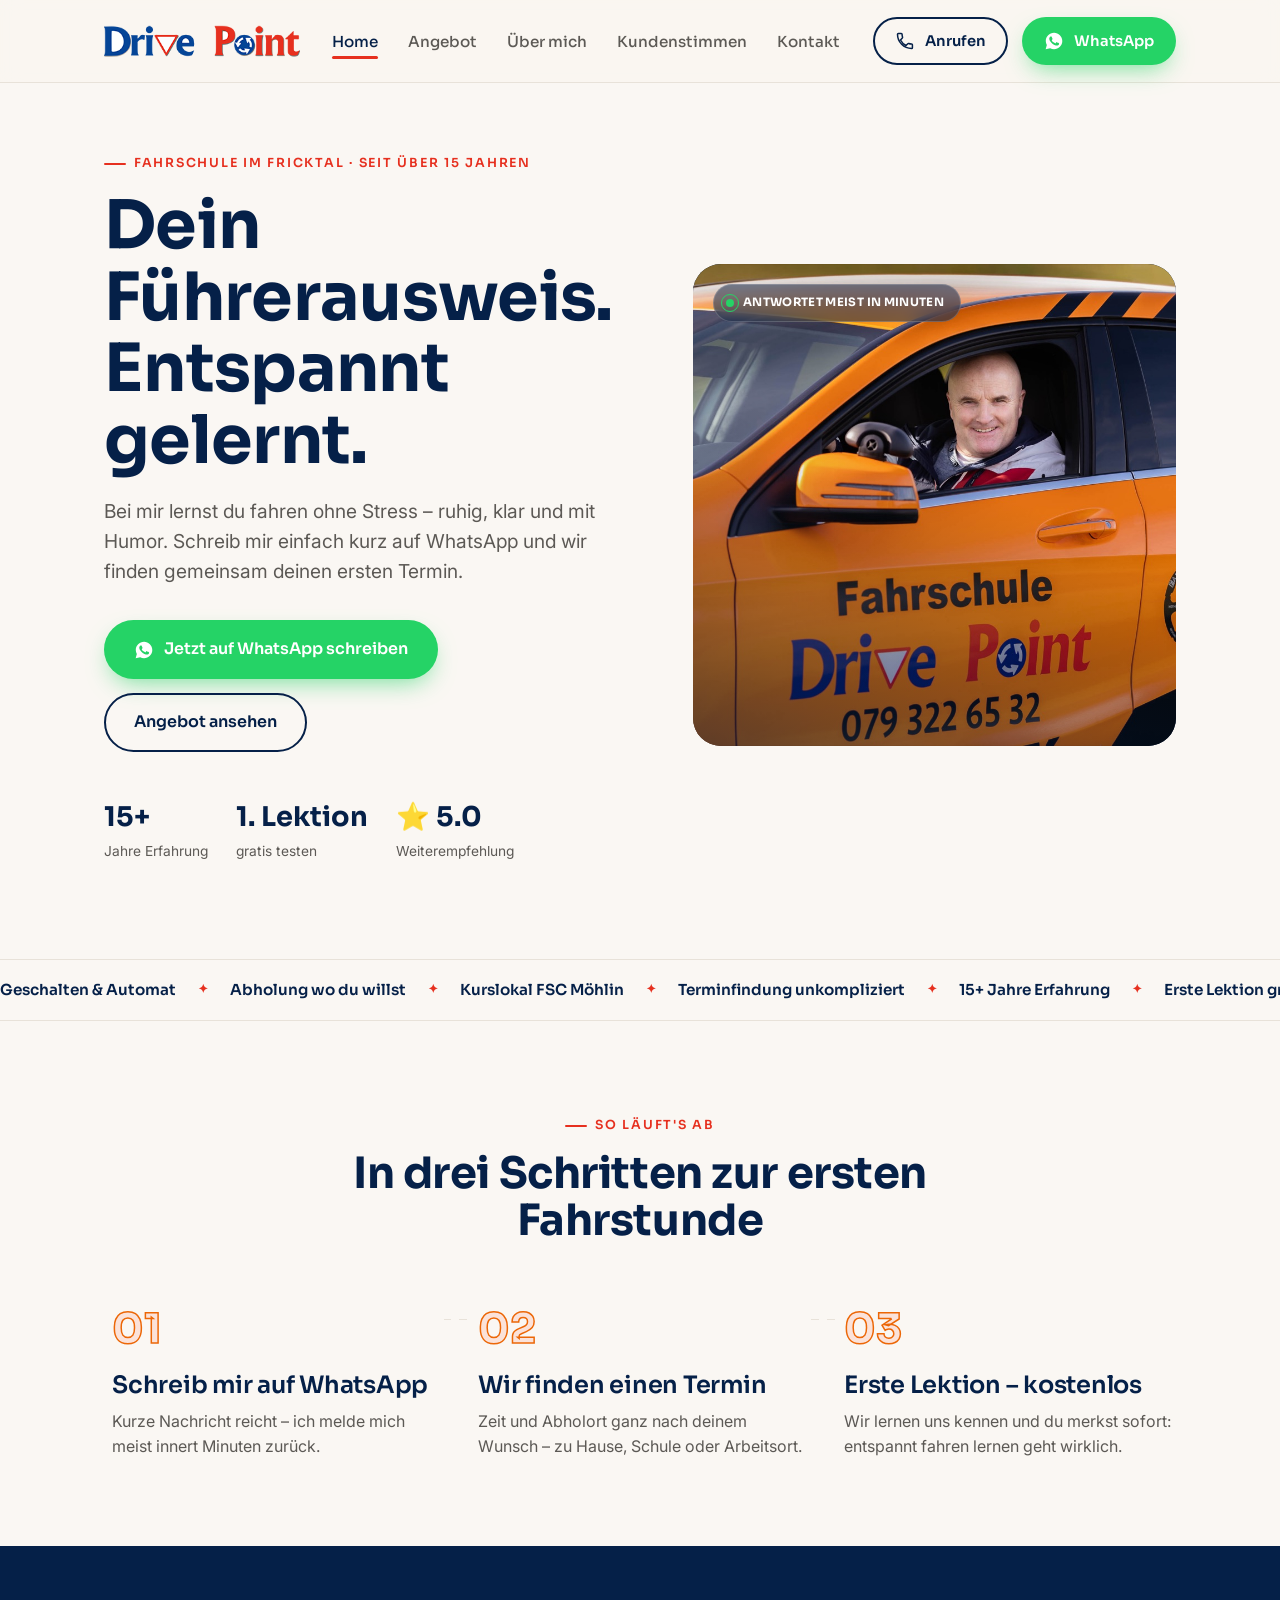
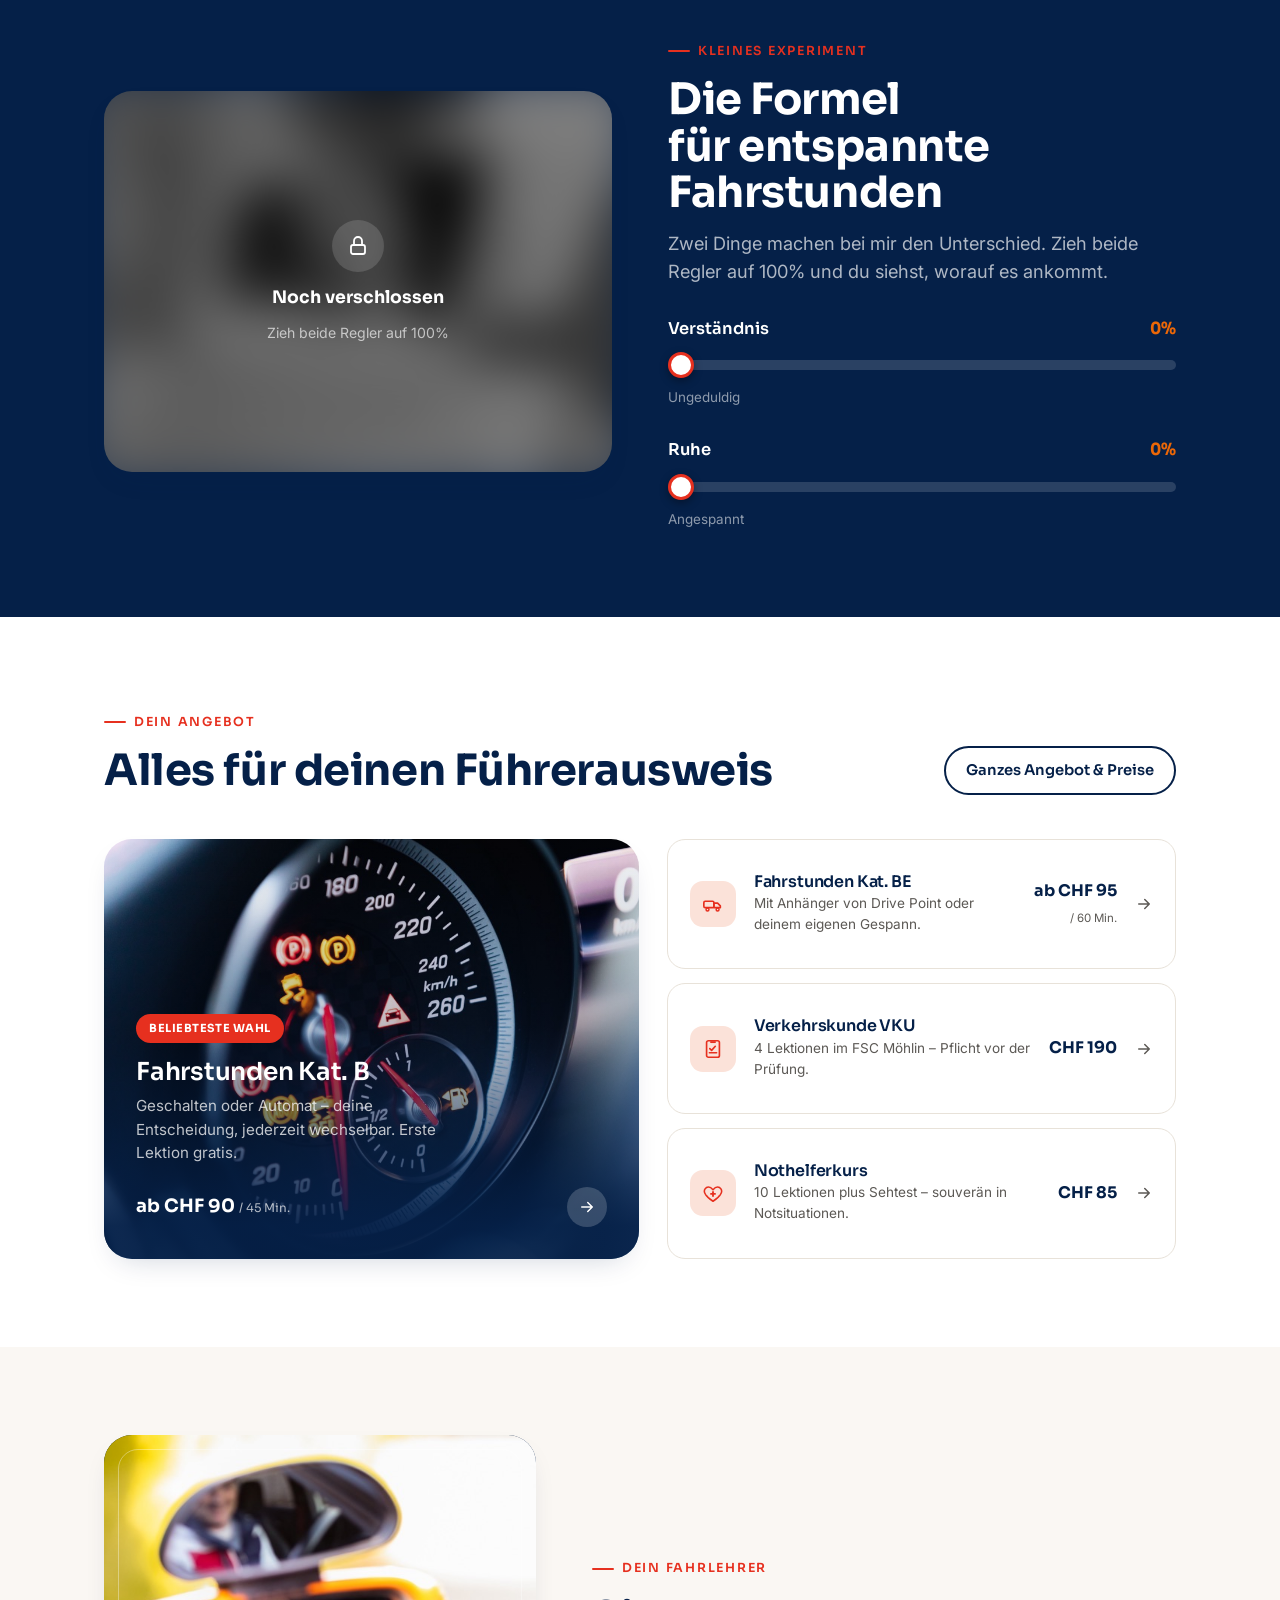
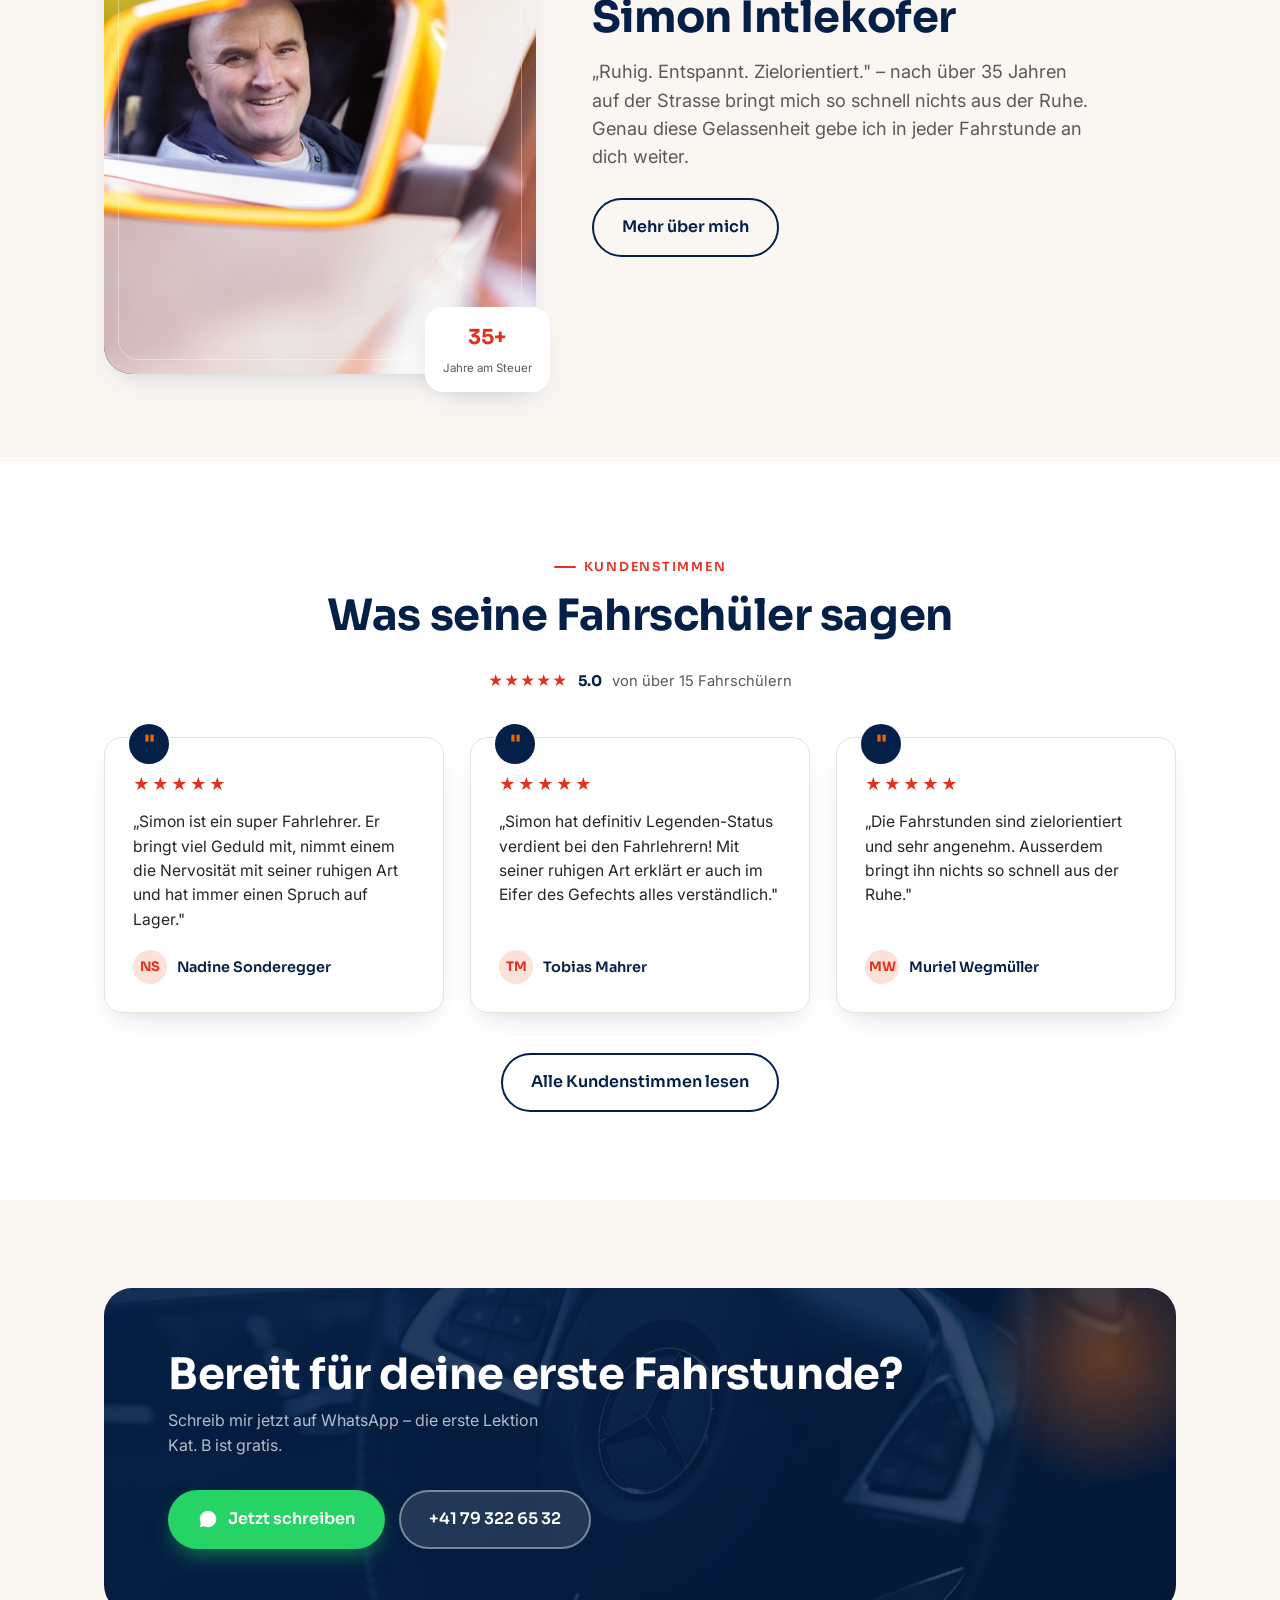
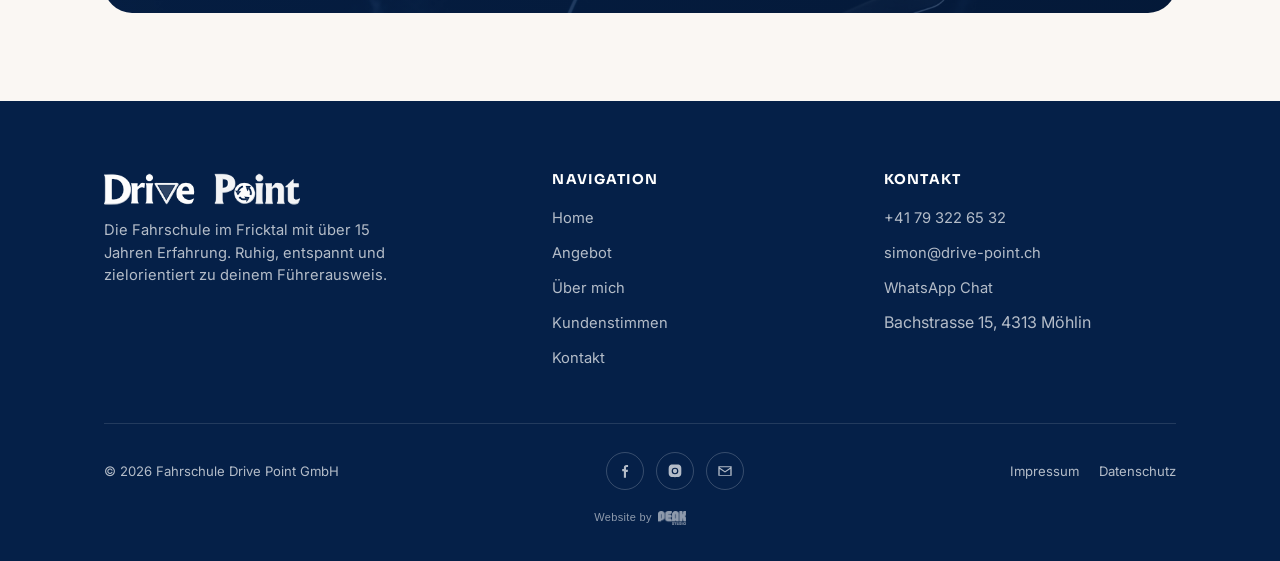
<file: index.html>
<!DOCTYPE html>
<html lang="de-CH">
<head>
<meta charset="UTF-8">
<meta name="viewport" content="width=device-width, initial-scale=1.0">
<title>Drive Point – Fahrschule im Fricktal | Simon Intlekofer</title>
<meta name="description" content="Deine Fahrschule im Fricktal. Fahrstunden Kat. B & BE, Verkehrskunde und Nothelferkurs bei Simon Intlekofer. Jetzt direkt per WhatsApp anfragen.">
<link rel="canonical" href="https://drive-point.ch/">
<meta property="og:type" content="website">
<meta property="og:site_name" content="Drive Point Fahrschule">
<meta property="og:locale" content="de_CH">
<meta property="og:title" content="Drive Point – Fahrschule im Fricktal | Simon Intlekofer">
<meta property="og:description" content="Deine Fahrschule im Fricktal. Fahrstunden Kat. B & BE, Verkehrskunde und Nothelferkurs bei Simon Intlekofer. Jetzt direkt per WhatsApp anfragen.">
<meta property="og:url" content="https://drive-point.ch/">
<meta property="og:image" content="https://drive-point.ch/assets/img/og-image.jpg">
<meta property="og:image:width" content="1200">
<meta property="og:image:height" content="630">
<meta name="twitter:card" content="summary_large_image">
<meta name="twitter:title" content="Drive Point – Fahrschule im Fricktal | Simon Intlekofer">
<meta name="twitter:description" content="Deine Fahrschule im Fricktal. Fahrstunden Kat. B & BE, Verkehrskunde und Nothelferkurs bei Simon Intlekofer.">
<meta name="twitter:image" content="https://drive-point.ch/assets/img/og-image.jpg">
<link rel="icon" type="image/png" sizes="32x32" href="assets/img/favicon-32.png">
<link rel="icon" type="image/png" sizes="16x16" href="assets/img/favicon-16.png">
<link rel="apple-touch-icon" sizes="180x180" href="assets/img/favicon-180.png">
<link rel="preconnect" href="https://fonts.googleapis.com">
<link rel="preconnect" href="https://fonts.gstatic.com" crossorigin>
<link href="https://fonts.googleapis.com/css2?family=Sora:wght@500;600;700;800&family=Inter:wght@400;500;600&display=swap" rel="stylesheet">
<link rel="stylesheet" href="css/style.css?v=14">
<script type="application/ld+json">
{
  "@context": "https://schema.org",
  "@type": "DrivingSchool",
  "name": "Fahrschule Drive Point",
  "image": "https://drive-point.ch/assets/img/og-image.jpg",
  "url": "https://drive-point.ch/",
  "telephone": "+41793226532",
  "email": "simon@drive-point.ch",
  "priceRange": "CHF 85–190",
  "address": {
    "@type": "PostalAddress",
    "streetAddress": "Bachstrasse 15",
    "postalCode": "4313",
    "addressLocality": "Möhlin",
    "addressRegion": "AG",
    "addressCountry": "CH"
  },
  "areaServed": "Fricktal",
  "founder": {
    "@type": "Person",
    "name": "Simon Intlekofer"
  }
}
</script>
</head>
<body>

<header class="site-header">
  <div class="container">
    <a href="index.html" class="logo">
      <img src="assets/img/logo-drive-point.png" alt="Drive Point Fahrschule Logo" class="logo-img">
    </a>
    <nav class="main-nav">
      <ul class="nav-links">
        <li><a href="index.html" aria-current="page">Home</a></li>
        <li><a href="angebot.html">Angebot</a></li>
        <li><a href="ueber-mich.html">Über mich</a></li>
        <li><a href="kundenstimmen.html">Kundenstimmen</a></li>
        <li><a href="kontakt.html">Kontakt</a></li>
      </ul>
    </nav>
    <div class="nav-cta">
      <a href="tel:+41793226532" class="btn btn-outline btn-outline-nav-phone">
        <svg viewBox="0 0 24 24" fill="none"><path d="M6.6 10.8a15.5 15.5 0 0 0 6.6 6.6l2.2-2.2a1 1 0 0 1 1-.25 11 11 0 0 0 3.5.56 1 1 0 0 1 1 1V20a1 1 0 0 1-1 1A17 17 0 0 1 3 4a1 1 0 0 1 1-1h3.5a1 1 0 0 1 1 1 11 11 0 0 0 .56 3.5 1 1 0 0 1-.25 1z" stroke="currentColor" stroke-width="1.8" stroke-linejoin="round"/></svg>
        Anrufen
      </a>
      <a href="https://wa.me/41793226532?text=Hoi%20Simon%2C%20ich%20interessiere%20mich%20f%C3%BCr%20Fahrstunden%20%F0%9F%9A%97" target="_blank" rel="noopener" class="btn btn-whatsapp">
        <svg viewBox="0 0 24 24" fill="currentColor"><path d="M12.04 2C6.58 2 2.13 6.45 2.13 11.91c0 1.75.46 3.39 1.26 4.82L2 22l5.4-1.35a9.86 9.86 0 0 0 4.64 1.18h.01c5.46 0 9.91-4.45 9.91-9.91C21.96 6.45 17.51 2 12.04 2zm5.8 14.05c-.24.68-1.4 1.3-1.94 1.38-.5.08-1.12.11-1.8-.11-.42-.13-.96-.3-1.65-.6-2.9-1.25-4.8-4.17-4.94-4.36-.14-.19-1.18-1.57-1.18-3 0-1.42.75-2.12 1.02-2.41.26-.28.57-.36.76-.36h.55c.18 0 .42-.07.66.5.24.58.82 2 .89 2.15.07.14.12.31.02.5-.1.19-.15.31-.29.48-.15.17-.31.38-.44.51-.15.15-.3.31-.13.6.17.29.75 1.24 1.62 2 1.11.99 2.05 1.3 2.34 1.44.29.15.46.13.63-.08.17-.2.72-.84.92-1.13.19-.29.39-.24.65-.14.27.1 1.68.79 1.97.93.29.15.48.22.55.34.07.13.07.75-.17 1.44z"/></svg>
        <span>WhatsApp</span>
      </a>
    </div>
    <button class="nav-toggle" aria-label="Menü öffnen">
      <svg viewBox="0 0 24 24" fill="none"><path d="M4 6h16M4 12h16M4 18h16" stroke="currentColor" stroke-width="2" stroke-linecap="round"/></svg>
    </button>
  </div>
</header>

<main>

  <!-- HERO -->
  <section class="hero">
    <div class="container">
      <div class="reveal">
        <p class="eyebrow">Fahrschule im Fricktal · seit über 15 Jahren</p>
        <h1>Dein Führerausweis. <br>Entspannt gelernt.</h1>
        <p class="lede">Bei mir lernst du fahren ohne Stress – ruhig, klar und mit Humor. Schreib mir einfach kurz auf WhatsApp und wir finden gemeinsam deinen ersten Termin.</p>
        <div class="btn-row">
          <a href="https://wa.me/41793226532?text=Hoi%20Simon%2C%20ich%20interessiere%20mich%20f%C3%BCr%20Fahrstunden%20%F0%9F%9A%97" target="_blank" rel="noopener" class="btn btn-whatsapp">
            <svg viewBox="0 0 24 24" fill="currentColor"><path d="M12.04 2C6.58 2 2.13 6.45 2.13 11.91c0 1.75.46 3.39 1.26 4.82L2 22l5.4-1.35a9.86 9.86 0 0 0 4.64 1.18h.01c5.46 0 9.91-4.45 9.91-9.91C21.96 6.45 17.51 2 12.04 2zm5.8 14.05c-.24.68-1.4 1.3-1.94 1.38-.5.08-1.12.11-1.8-.11-.42-.13-.96-.3-1.65-.6-2.9-1.25-4.8-4.17-4.94-4.36-.14-.19-1.18-1.57-1.18-3 0-1.42.75-2.12 1.02-2.41.26-.28.57-.36.76-.36h.55c.18 0 .42-.07.66.5.24.58.82 2 .89 2.15.07.14.12.31.02.5-.1.19-.15.31-.29.48-.15.17-.31.38-.44.51-.15.15-.3.31-.13.6.17.29.75 1.24 1.62 2 1.11.99 2.05 1.3 2.34 1.44.29.15.46.13.63-.08.17-.2.72-.84.92-1.13.19-.29.39-.24.65-.14.27.1 1.68.79 1.97.93.29.15.48.22.55.34.07.13.07.75-.17 1.44z"/></svg>
            Jetzt auf WhatsApp schreiben
          </a>
          <a href="angebot.html" class="btn btn-outline">Angebot ansehen</a>
        </div>

        <div class="hero-stats">
          <div class="stat"><strong>15+</strong><span>Jahre Erfahrung</span></div>
          <div class="stat"><strong>1. Lektion</strong><span>gratis testen</span></div>
          <div class="stat"><strong>⭐ 5.0</strong><span>Weiterempfehlung</span></div>
        </div>
      </div>

      <div class="hero-visual-wrap reveal">
        <div class="hero-visual">
          <img src="assets/img/simon-hero.jpg" alt="Simon Intlekofer, Fahrlehrer bei Drive Point, im Fahrschulauto" width="1300" height="1300" loading="eager">
          <span class="hero-tag"><span class="pulse-dot"></span>Antwortet meist in Minuten</span>
        </div>
      </div>
    </div>
  </section>

  <!-- MARQUEE -->
  <div class="marquee">
    <div class="marquee-track">
      <span>Geschalten & Automat</span><span class="sep">✦</span>
      <span>Abholung wo du willst</span><span class="sep">✦</span>
      <span>Kurslokal FSC Möhlin</span><span class="sep">✦</span>
      <span>Terminfindung unkompliziert</span><span class="sep">✦</span>
      <span>15+ Jahre Erfahrung</span><span class="sep">✦</span>
      <span>Erste Lektion gratis</span><span class="sep">✦</span>
      <span>Geschalten & Automat</span><span class="sep">✦</span>
      <span>Abholung wo du willst</span><span class="sep">✦</span>
      <span>Kurslokal FSC Möhlin</span><span class="sep">✦</span>
      <span>Terminfindung unkompliziert</span><span class="sep">✦</span>
      <span>15+ Jahre Erfahrung</span><span class="sep">✦</span>
      <span>Erste Lektion gratis</span><span class="sep">✦</span>
    </div>
  </div>

  <!-- SO EINFACH GEHTS -->
  <section>
    <div class="container">
      <div class="section-head center reveal">
        <p class="eyebrow center">So läuft's ab</p>
        <h2>In drei Schritten zur ersten Fahrstunde</h2>
      </div>
      <div class="grid grid-3 steps">
        <div class="step reveal">
          <span class="num">01</span>
          <h3>Schreib mir auf WhatsApp</h3>
          <p class="desc" style="color:var(--ink-soft); margin-top:10px;">Kurze Nachricht reicht – ich melde mich meist innert Minuten zurück.</p>
        </div>
        <div class="step reveal">
          <span class="num">02</span>
          <h3>Wir finden einen Termin</h3>
          <p class="desc" style="color:var(--ink-soft); margin-top:10px;">Zeit und Abholort ganz nach deinem Wunsch – zu Hause, Schule oder Arbeitsort.</p>
        </div>
        <div class="step reveal">
          <span class="num">03</span>
          <h3>Erste Lektion – kostenlos</h3>
          <p class="desc" style="color:var(--ink-soft); margin-top:10px;">Wir lernen uns kennen und du merkst sofort: entspannt fahren lernen geht wirklich.</p>
        </div>
      </div>
    </div>
  </section>

  <!-- INTERAKTIVES FEATURE -->
  <section class="section-dark">
    <div class="container">
      <div class="formula-widget">
        <div class="formula-preview" id="formula-preview">
          <img src="assets/img/simon-mirror-1.jpg" alt="Simon Intlekofer im Rückspiegel des Fahrschulautos">
          <div class="formula-lock">
            <span class="lock-icon">
              <svg viewBox="0 0 24 24" fill="none"><rect x="5" y="11" width="14" height="9" rx="2" stroke="currentColor" stroke-width="1.8"/><path d="M8 11V7a4 4 0 0 1 8 0v4" stroke="currentColor" stroke-width="1.8"/></svg>
            </span>
            <strong>Noch verschlossen</strong>
            <span>Zieh beide Regler auf 100%</span>
          </div>
          <div class="formula-reveal">
            <strong>Das ist Drive Point.</strong>
            <span>Genau so fährst du bei mir – geduldig, ruhig, entspannt.</span>
            <a href="https://wa.me/41793226532?text=Hoi%20Simon%2C%20ich%20interessiere%20mich%20f%C3%BCr%20Fahrstunden%20%F0%9F%9A%97" target="_blank" rel="noopener" class="btn btn-whatsapp btn-sm">Jetzt schreiben</a>
          </div>
        </div>

        <div class="formula-controls">
          <p class="eyebrow">Kleines Experiment</p>
          <h2>Die Formel<br>für entspannte<br>Fahrstunden</h2>
          <p class="lede" style="margin-top:12px;">Zwei Dinge machen bei mir den Unterschied. Zieh beide Regler auf 100% und du siehst, worauf es ankommt.</p>

          <div class="slider-group">
            <div class="slider-head"><span class="slider-label">Verständnis</span><span class="slider-value" data-value-for="verstaendnis">0%</span></div>
            <div class="slider-track">
              <div class="fill-bg"></div>
              <div class="slider-fill" data-fill-for="verstaendnis"></div>
              <input type="range" min="0" max="100" value="0" step="1" class="slider-input" data-key="verstaendnis" aria-label="Regler Verständnis">
            </div>
            <p class="slider-status" data-status-for="verstaendnis">Ungeduldig</p>
          </div>

          <div class="slider-group">
            <div class="slider-head"><span class="slider-label">Ruhe</span><span class="slider-value" data-value-for="ruhe">0%</span></div>
            <div class="slider-track">
              <div class="fill-bg"></div>
              <div class="slider-fill" data-fill-for="ruhe"></div>
              <input type="range" min="0" max="100" value="0" step="1" class="slider-input" data-key="ruhe" aria-label="Regler Ruhe">
            </div>
            <p class="slider-status" data-status-for="ruhe">Angespannt</p>
          </div>
        </div>
      </div>
    </div>
  </section>

  <!-- ANGEBOT PREVIEW -->
  <section class="section-white">
    <div class="container">
      <div class="section-head-row reveal">
        <div>
          <p class="eyebrow">Dein Angebot</p>
          <h2>Alles für deinen Führerausweis</h2>
        </div>
        <a href="angebot.html" class="btn btn-outline btn-sm">Ganzes Angebot & Preise</a>
      </div>

      <div class="offer-showcase">
        <a href="angebot.html#kat-b" class="offer-feature reveal">
          <img src="assets/img/dashboard-speedo.jpg" alt="Tacho im Fahrschulauto von Drive Point" style="object-position:45% 50%;">
          <div class="offer-feature-overlay">
            <span class="offer-feature-tag">Beliebteste Wahl</span>
            <h3>Fahrstunden Kat. B</h3>
            <p>Geschalten oder Automat – deine Entscheidung, jederzeit wechselbar. Erste Lektion gratis.</p>
            <div class="offer-feature-foot">
              <span class="price">ab CHF 90 <small>/ 45 Min.</small></span>
              <span class="arrow"><svg viewBox="0 0 24 24" fill="none"><path d="M5 12h14M13 6l6 6-6 6" stroke="currentColor" stroke-width="2" stroke-linecap="round" stroke-linejoin="round"/></svg></span>
            </div>
          </div>
        </a>

        <div class="offer-list">
          <a href="angebot.html#kat-be" class="offer-row reveal">
            <div class="offer-row-icon">
              <svg viewBox="0 0 24 24" fill="none"><rect x="2" y="9" width="11" height="7" rx="1.5" stroke="currentColor" stroke-width="1.8"/><path d="M13 11h4l3 3v2h-7z" stroke="currentColor" stroke-width="1.8" stroke-linejoin="round"/><circle cx="6" cy="18" r="1.6" stroke="currentColor" stroke-width="1.6"/><circle cx="17" cy="18" r="1.6" stroke="currentColor" stroke-width="1.6"/></svg>
            </div>
            <div class="offer-row-body">
              <h4>Fahrstunden Kat. BE</h4>
              <p>Mit Anhänger von Drive Point oder deinem eigenen Gespann.</p>
            </div>
            <div class="offer-row-price"><strong>ab CHF 95</strong><span>/ 60 Min.</span></div>
            <svg class="offer-row-arrow" viewBox="0 0 24 24" fill="none"><path d="M5 12h14M13 6l6 6-6 6" stroke="currentColor" stroke-width="2" stroke-linecap="round" stroke-linejoin="round"/></svg>
          </a>

          <a href="angebot.html#vku" class="offer-row reveal">
            <div class="offer-row-icon">
              <svg viewBox="0 0 24 24" fill="none"><rect x="5" y="3" width="14" height="18" rx="2" stroke="currentColor" stroke-width="1.8"/><path d="M9 3.5h6v2H9z" fill="currentColor"/><path d="M8.5 11.5l2 2 4-4.5" stroke="currentColor" stroke-width="1.8" stroke-linecap="round" stroke-linejoin="round"/><path d="M8 16h8" stroke="currentColor" stroke-width="1.6" stroke-linecap="round"/></svg>
            </div>
            <div class="offer-row-body">
              <h4>Verkehrskunde VKU</h4>
              <p>4 Lektionen im FSC Möhlin – Pflicht vor der Prüfung.</p>
            </div>
            <div class="offer-row-price"><strong>CHF 190</strong></div>
            <svg class="offer-row-arrow" viewBox="0 0 24 24" fill="none"><path d="M5 12h14M13 6l6 6-6 6" stroke="currentColor" stroke-width="2" stroke-linecap="round" stroke-linejoin="round"/></svg>
          </a>

          <a href="angebot.html#nothelfer" class="offer-row reveal">
            <div class="offer-row-icon">
              <svg viewBox="0 0 24 24" fill="none"><path d="M12 21s-7-4.35-9-9c-1.4-3.2 1-6.5 4-6.5 2 0 3.5 1.2 5 3 1.5-1.8 3-3 5-3 3 0 5.4 3.3 4 6.5-2 4.65-9 9-9 9z" stroke="currentColor" stroke-width="1.7" stroke-linejoin="round"/><path d="M9 12h2v-2h2v2h2v2h-2v2h-2v-2H9z" fill="currentColor"/></svg>
            </div>
            <div class="offer-row-body">
              <h4>Nothelferkurs</h4>
              <p>10 Lektionen plus Sehtest – souverän in Notsituationen.</p>
            </div>
            <div class="offer-row-price"><strong>CHF 85</strong></div>
            <svg class="offer-row-arrow" viewBox="0 0 24 24" fill="none"><path d="M5 12h14M13 6l6 6-6 6" stroke="currentColor" stroke-width="2" stroke-linecap="round" stroke-linejoin="round"/></svg>
          </a>
        </div>
      </div>
    </div>
  </section>

  <!-- UEBER SIMON TEASER -->
  <section class="section-cream">
    <div class="container">
      <div class="about-hero">
        <div class="photo-frame-wrap reveal">
          <div class="photo-frame">
            <img src="assets/img/simon-mirror-2.jpg" alt="Simon Intlekofer im Rückspiegel des Fahrschulautos" loading="lazy" style="object-position:center 30%;">
            <div class="ring"></div>
          </div>
          <div class="photo-stat"><strong>35+</strong><span>Jahre am Steuer</span></div>
        </div>
        <div class="reveal">
          <p class="eyebrow">Dein Fahrlehrer</p>
          <h2>Simon Intlekofer</h2>
          <p class="lede" style="margin-top:16px;">„Ruhig. Entspannt. Zielorientiert." – nach über 35 Jahren auf der Strasse bringt mich so schnell nichts aus der Ruhe. Genau diese Gelassenheit gebe ich in jeder Fahrstunde an dich weiter.</p>
          <div class="btn-row" style="margin-top:28px;">
            <a href="ueber-mich.html" class="btn btn-outline">Mehr über mich</a>
          </div>
        </div>
      </div>
    </div>
  </section>

  <!-- TESTIMONIALS PREVIEW -->
  <section class="section-white">
    <div class="container">
      <div class="section-head center reveal">
        <p class="eyebrow center">Kundenstimmen</p>
        <h2>Was seine Fahrschüler sagen</h2>
      </div>
      <p class="testimonial-stat reveal"><span class="stars-mini">★★★★★</span> <strong>5.0</strong> von über 15 Fahrschülern</p>
      <div class="grid grid-3">
        <div class="testi-card reveal">
          <span class="quote-mark">"</span>
          <div class="stars">★★★★★</div>
          <p class="quote">„Simon ist ein super Fahrlehrer. Er bringt viel Geduld mit, nimmt einem die Nervosität mit seiner ruhigen Art und hat immer einen Spruch auf Lager."</p>
          <div class="author"><span class="avatar">NS</span> Nadine Sonderegger</div>
        </div>
        <div class="testi-card reveal">
          <span class="quote-mark">"</span>
          <div class="stars">★★★★★</div>
          <p class="quote">„Simon hat definitiv Legenden-Status verdient bei den Fahrlehrern! Mit seiner ruhigen Art erklärt er auch im Eifer des Gefechts alles verständlich."</p>
          <div class="author"><span class="avatar">TM</span> Tobias Mahrer</div>
        </div>
        <div class="testi-card reveal">
          <span class="quote-mark">"</span>
          <div class="stars">★★★★★</div>
          <p class="quote">„Die Fahrstunden sind zielorientiert und sehr angenehm. Ausserdem bringt ihn nichts so schnell aus der Ruhe."</p>
          <div class="author"><span class="avatar">MW</span> Muriel Wegmüller</div>
        </div>
      </div>
      <div class="text-center" style="margin-top:40px;">
        <a href="kundenstimmen.html" class="btn btn-outline">Alle Kundenstimmen lesen</a>
      </div>
    </div>
  </section>

  <!-- FINAL CTA -->
  <section>
    <div class="container">
      <div class="cta-banner photo reveal" style="--cta-photo:url('../assets/img/steering-wheel.jpg');">
        <div>
          <h2>Bereit für deine erste Fahrstunde?</h2>
          <p>Schreib mir jetzt auf WhatsApp – die erste Lektion Kat. B ist gratis.</p>
        </div>
        <div class="btn-row">
          <a href="https://wa.me/41793226532?text=Hoi%20Simon%2C%20ich%20interessiere%20mich%20f%C3%BCr%20Fahrstunden%20%F0%9F%9A%97" target="_blank" rel="noopener" class="btn btn-whatsapp">
            <svg viewBox="0 0 24 24" fill="currentColor"><path d="M12.04 2C6.58 2 2.13 6.45 2.13 11.91c0 1.75.46 3.39 1.26 4.82L2 22l5.4-1.35a9.86 9.86 0 0 0 4.64 1.18h.01c5.46 0 9.91-4.45 9.91-9.91C21.96 6.45 17.51 2 12.04 2z"/></svg>
            Jetzt schreiben
          </a>
          <a href="tel:+41793226532" class="btn btn-ghost-light">+41 79 322 65 32</a>
        </div>
      </div>
    </div>
  </section>

</main>

<footer class="site-footer">
  <div class="container">
    <div class="footer-grid">
      <div>
        <a href="index.html" class="logo">
          <img src="assets/img/logo-drive-point-white.png" alt="Drive Point Fahrschule Logo" class="logo-img">
        </a>
        <p>Die Fahrschule im Fricktal mit über 15 Jahren Erfahrung. Ruhig, entspannt und zielorientiert zu deinem Führerausweis.</p>
      </div>
      <div class="footer-col">
        <h4>Navigation</h4>
        <ul>
          <li><a href="index.html">Home</a></li>
          <li><a href="angebot.html">Angebot</a></li>
          <li><a href="ueber-mich.html">Über mich</a></li>
          <li><a href="kundenstimmen.html">Kundenstimmen</a></li>
          <li><a href="kontakt.html">Kontakt</a></li>
        </ul>
      </div>
      <div class="footer-col">
        <h4>Kontakt</h4>
        <ul>
          <li><a href="tel:+41793226532">+41 79 322 65 32</a></li>
          <li><a href="mailto:simon@drive-point.ch">simon@drive-point.ch</a></li>
          <li><a href="https://wa.me/41793226532" target="_blank" rel="noopener">WhatsApp Chat</a></li>
          <li><span>Bachstrasse 15, 4313 Möhlin</span></li>
        </ul>
      </div>
    </div>
    <div class="footer-bottom">
      <span>© <span data-year>2026</span> Fahrschule Drive Point GmbH</span>
      <div class="footer-socials">
        <a href="#" aria-label="Facebook"><svg viewBox="0 0 24 24" fill="currentColor"><path d="M13.5 22v-8.5H16l.5-3.5h-3V7.8c0-1 .3-1.7 1.7-1.7H16.6V3.1C16.3 3 15.3 3 14.2 3c-2.3 0-3.9 1.4-3.9 4v2h-2.5v3.5h2.5V22h3.2z"/></svg></a>
        <a href="#" aria-label="Instagram"><svg viewBox="0 0 24 24" fill="currentColor"><path d="M12 2.2c2.7 0 3 0 4 .05 1 .05 1.7.2 2.3.45.6.25 1.1.6 1.6 1.1s.85 1 1.1 1.6c.25.6.4 1.3.45 2.3.05 1 .05 1.3.05 4s0 3-.05 4c-.05 1-.2 1.7-.45 2.3-.25.6-.6 1.1-1.1 1.6s-1 .85-1.6 1.1c-.6.25-1.3.4-2.3.45-1 .05-1.3.05-4 .05s-3 0-4-.05c-1-.05-1.7-.2-2.3-.45-.6-.25-1.1-.6-1.6-1.1s-.85-1-1.1-1.6c-.25-.6-.4-1.3-.45-2.3-.05-1-.05-1.3-.05-4s0-3 .05-4c.05-1 .2-1.7.45-2.3.25-.6.6-1.1 1.1-1.6s1-.85 1.6-1.1c.6-.25 1.3-.4 2.3-.45 1-.05 1.3-.05 4-.05zM12 7a5 5 0 1 0 0 10 5 5 0 0 0 0-10zm0 8.2a3.2 3.2 0 1 1 0-6.4 3.2 3.2 0 0 1 0 6.4zm5.2-8.4a1.2 1.2 0 1 1-2.4 0 1.2 1.2 0 0 1 2.4 0z"/></svg></a>
        <a href="mailto:simon@drive-point.ch" aria-label="Email"><svg viewBox="0 0 24 24" fill="currentColor"><path d="M2 5h20v14H2zm2 1.5v.4l8 5.4 8-5.4v-.4H4zm16 2.5-7.4 5-.6.3-.6-.3L4 9v9h16z"/></svg></a>
      </div>
      <div style="display:flex; gap:20px;">
        <a href="impressum.html">Impressum</a>
        <a href="datenschutz.html">Datenschutz</a>
      </div>
    </div>
    <div class="peak-badge peak-badge--dark">
      <a href="https://peak-studio.ch" target="_blank" rel="noopener">
        Website by
        <img src="[data-uri]" alt="peak studio" class="peak-badge__logo">
      </a>
    </div>
  </div>
</footer>


<script src="js/main.js?v=2"></script>
</body>
</html>
</file>
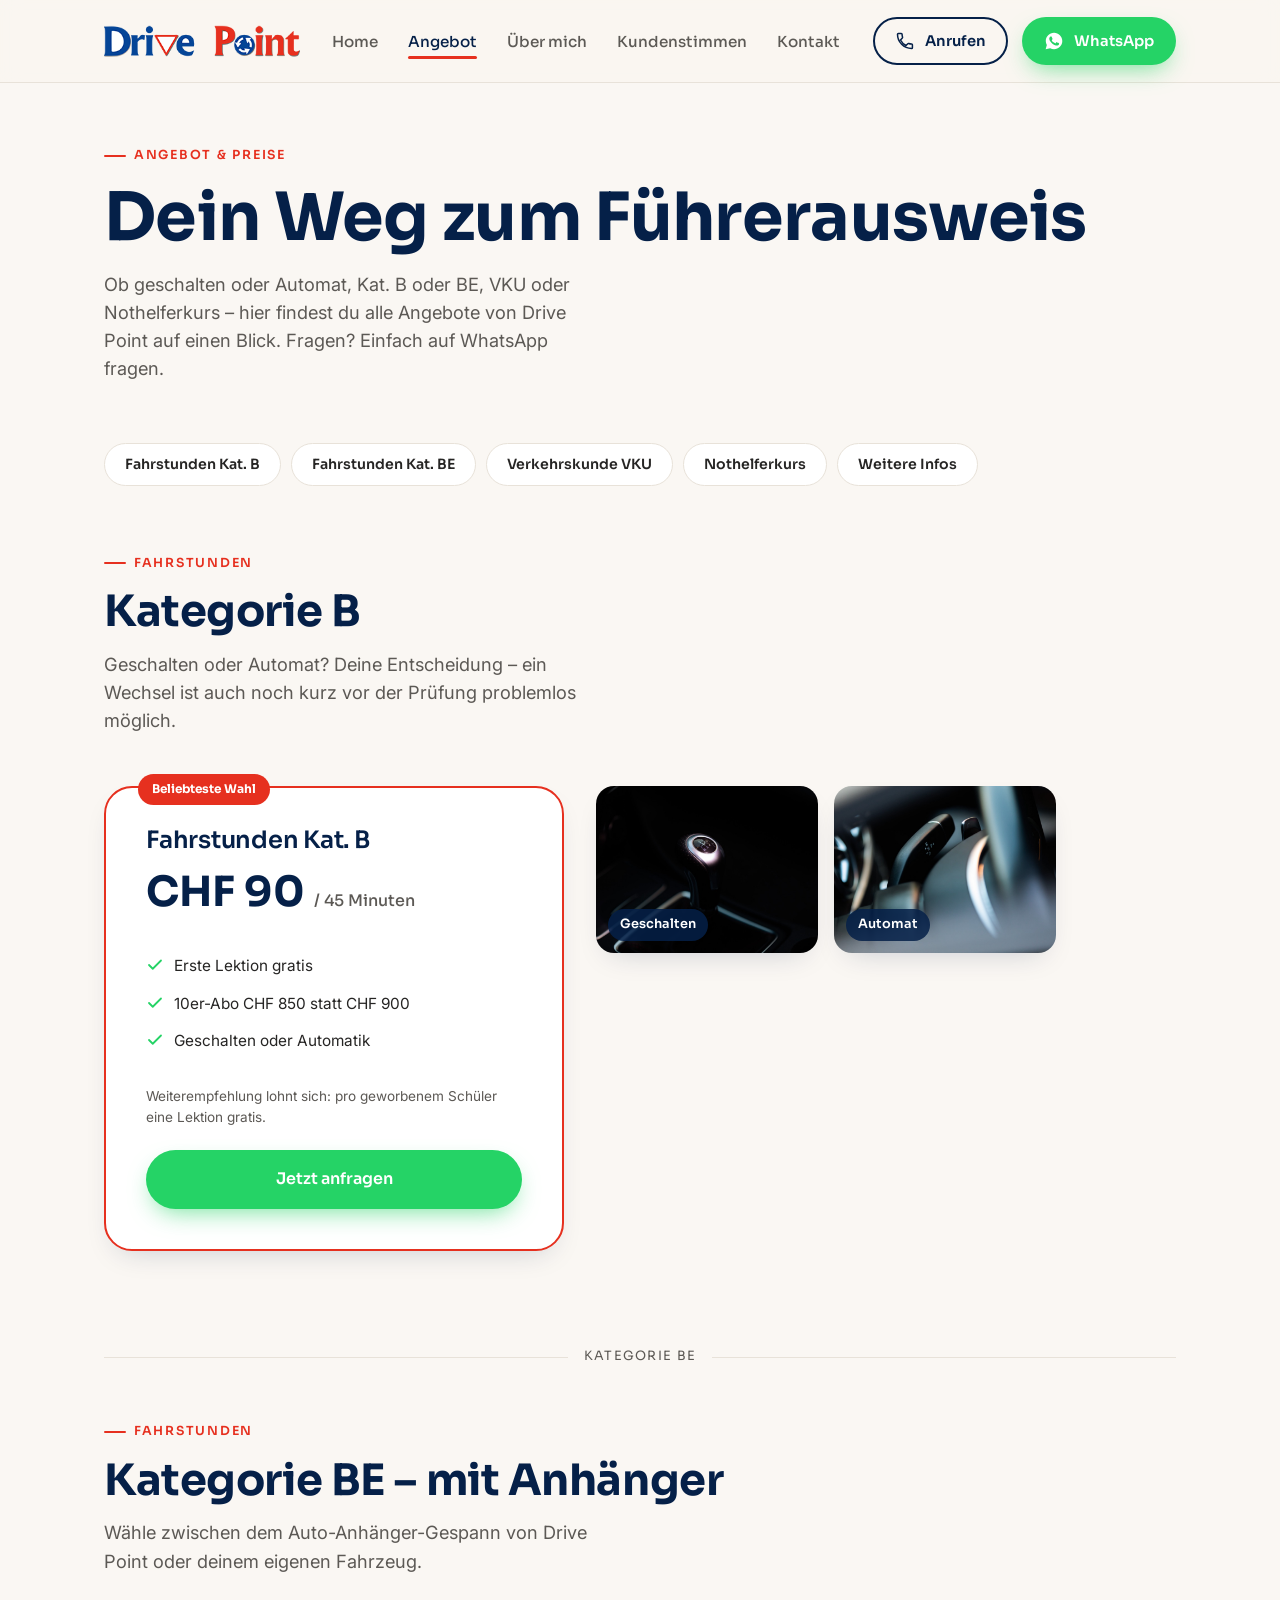
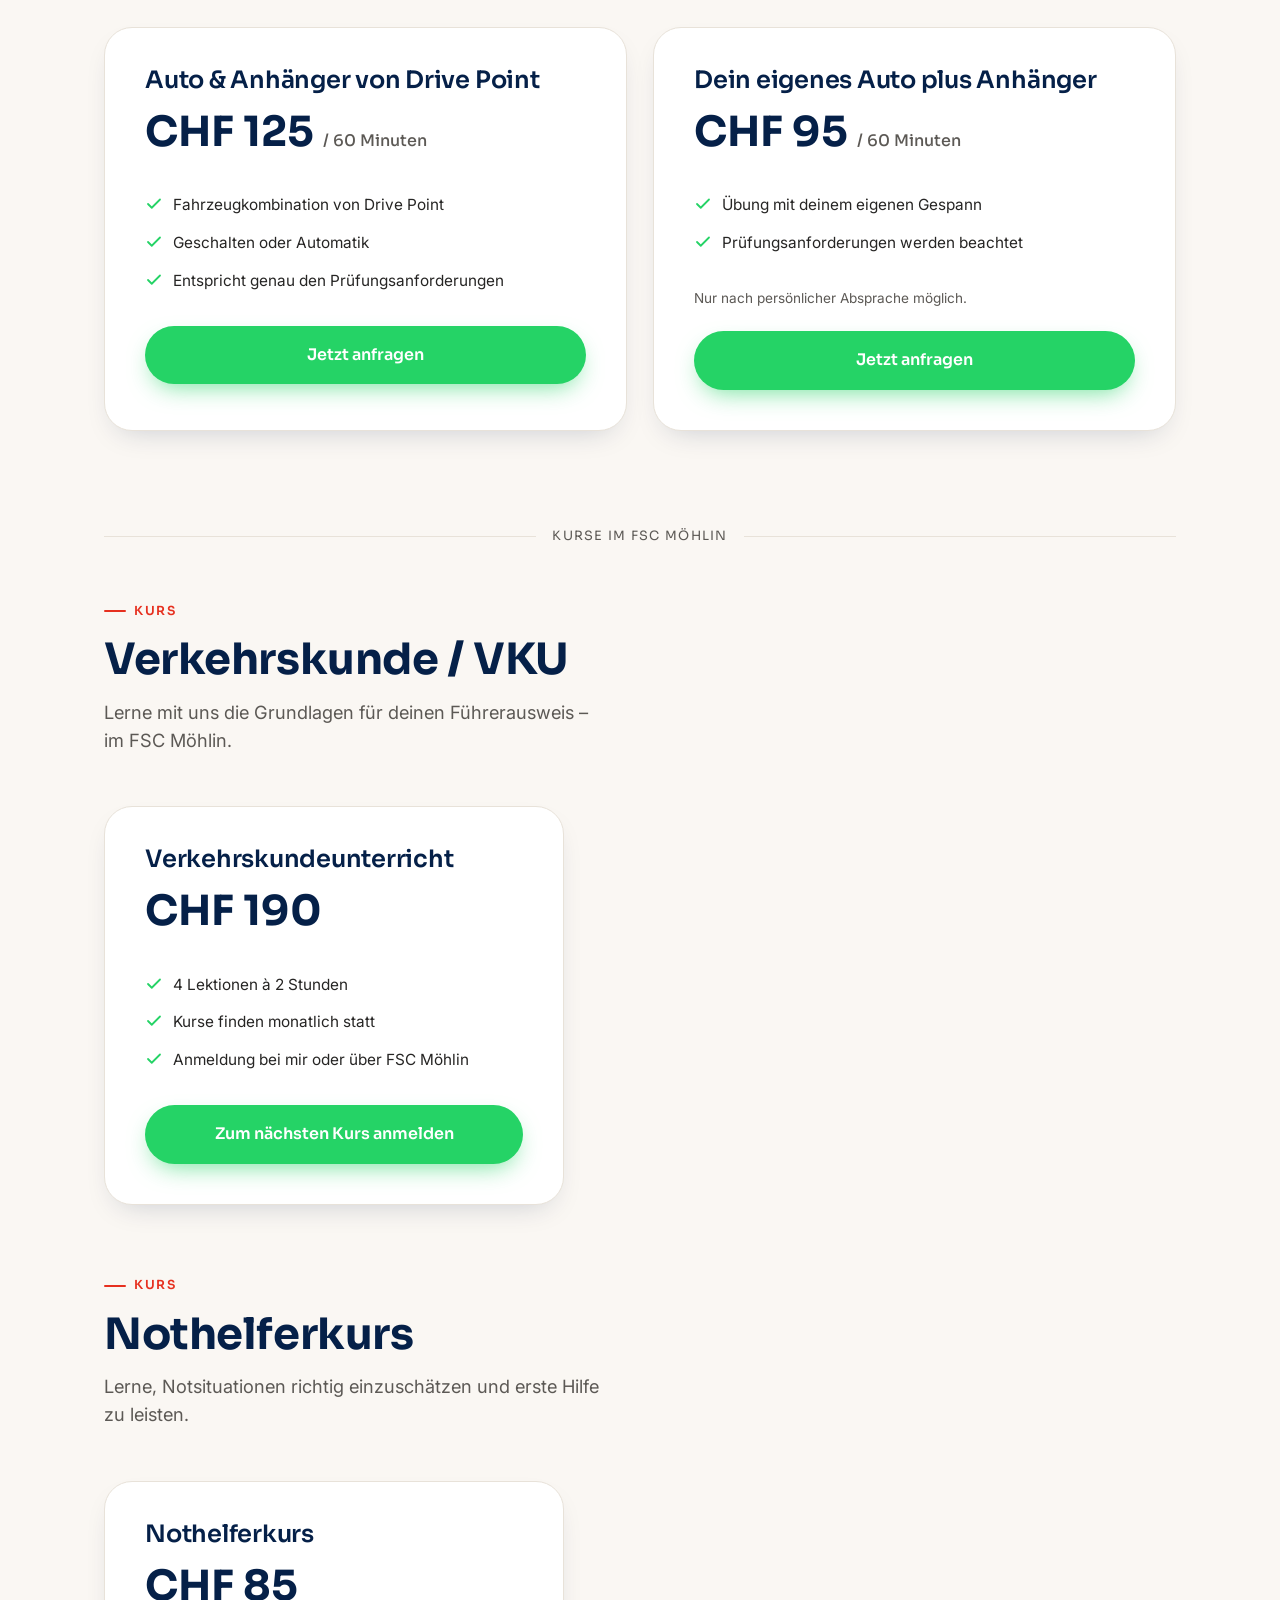
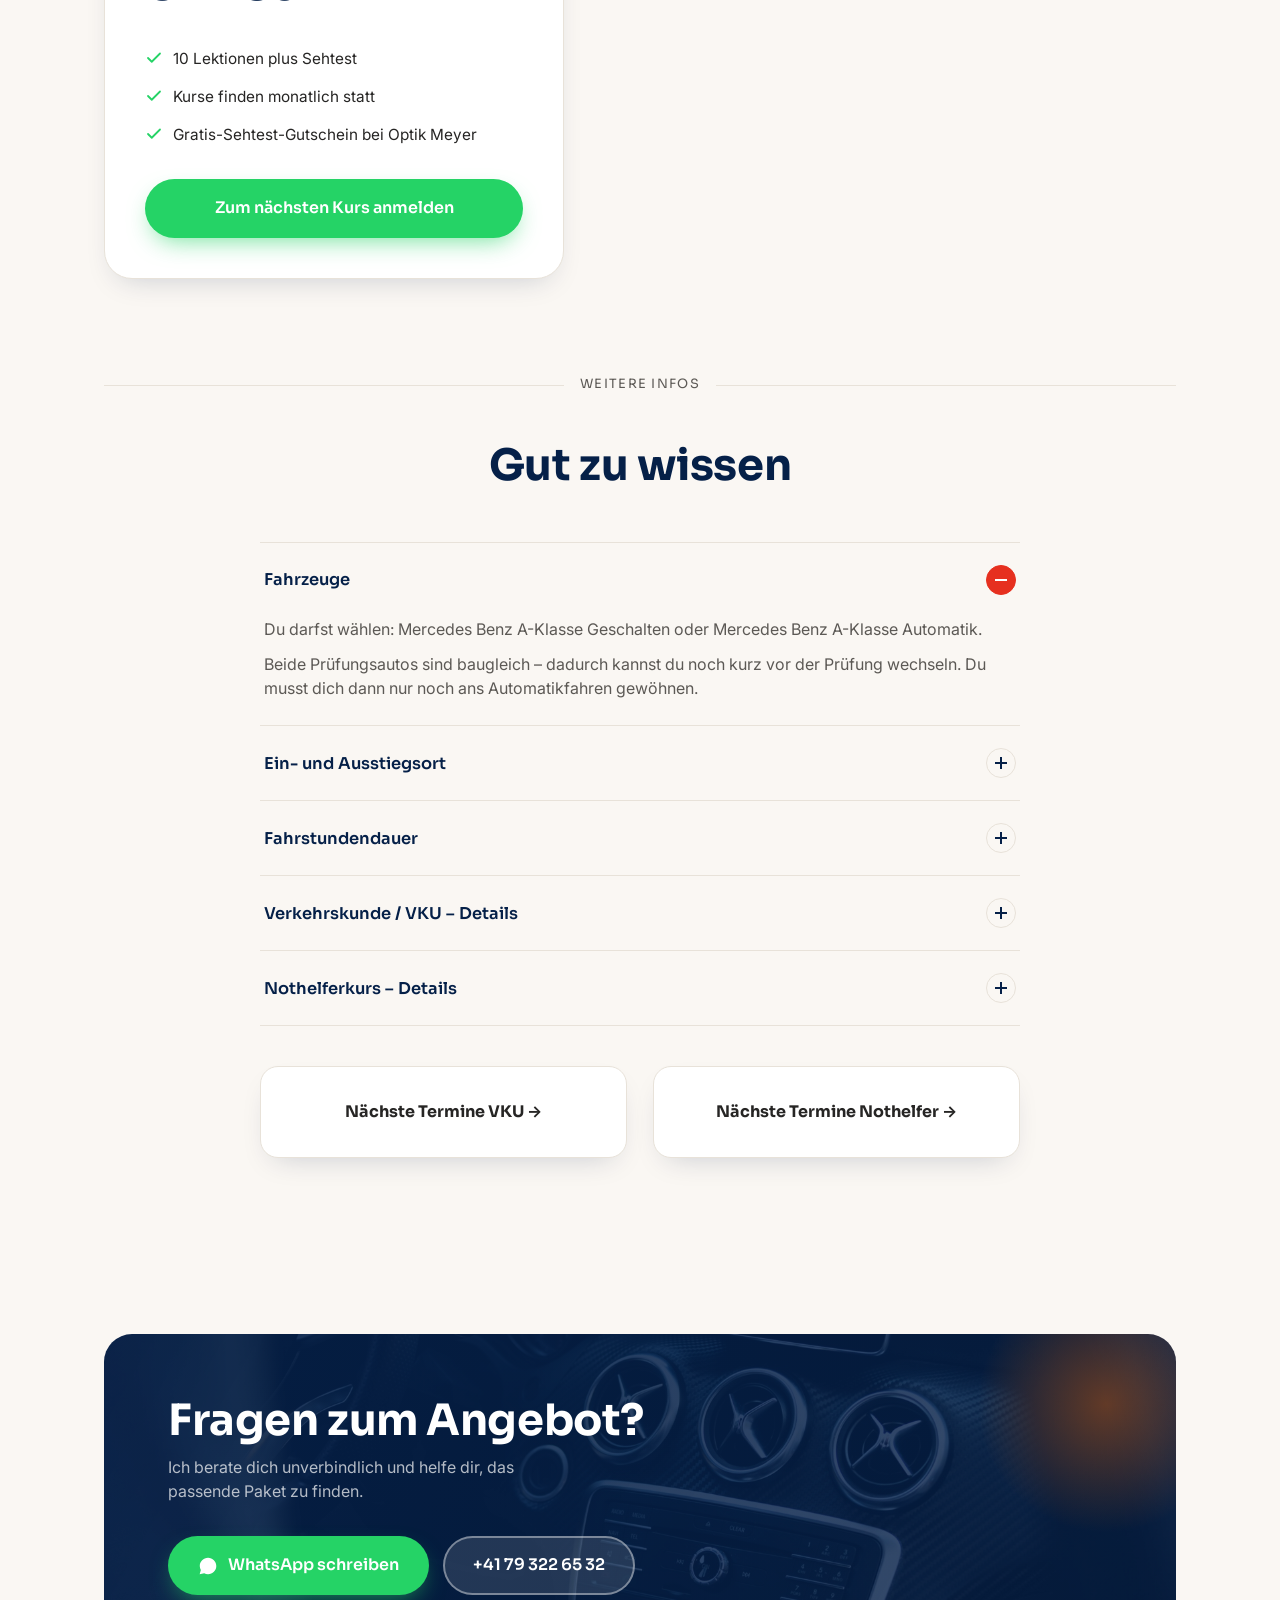
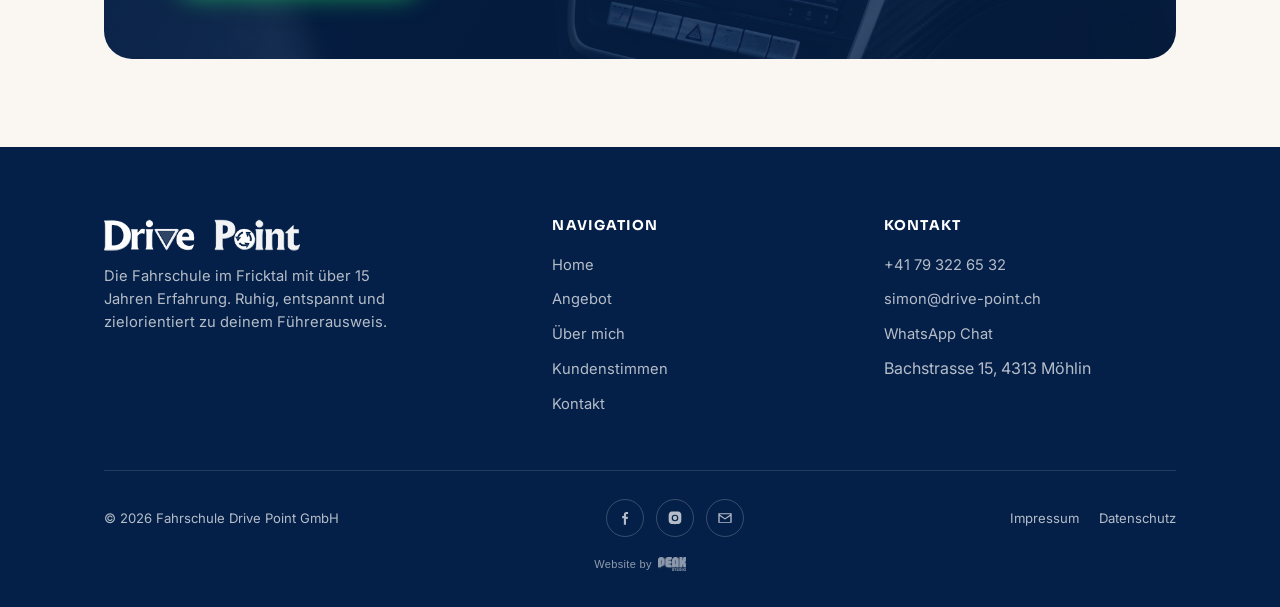
<file: angebot.html>
<!DOCTYPE html>
<html lang="de-CH">
<head>
<meta charset="UTF-8">
<meta name="viewport" content="width=device-width, initial-scale=1.0">
<title>Angebot & Preise – Drive Point Fahrschule</title>
<meta name="description" content="Fahrstunden Kat. B & BE, Verkehrskunde VKU und Nothelferkurs bei Drive Point – alle Preise und Details auf einen Blick.">
<link rel="canonical" href="https://drive-point.ch/angebot.html">
<meta property="og:type" content="website">
<meta property="og:site_name" content="Drive Point Fahrschule">
<meta property="og:locale" content="de_CH">
<meta property="og:title" content="Angebot & Preise – Drive Point Fahrschule">
<meta property="og:description" content="Fahrstunden Kat. B & BE, Verkehrskunde VKU und Nothelferkurs bei Drive Point – alle Preise und Details auf einen Blick.">
<meta property="og:url" content="https://drive-point.ch/angebot.html">
<meta property="og:image" content="https://drive-point.ch/assets/img/og-image.jpg">
<meta property="og:image:width" content="1200">
<meta property="og:image:height" content="630">
<meta name="twitter:card" content="summary_large_image">
<meta name="twitter:title" content="Angebot & Preise – Drive Point Fahrschule">
<meta name="twitter:description" content="Fahrstunden Kat. B & BE, Verkehrskunde VKU und Nothelferkurs bei Drive Point.">
<meta name="twitter:image" content="https://drive-point.ch/assets/img/og-image.jpg">
<link rel="icon" type="image/png" sizes="32x32" href="assets/img/favicon-32.png">
<link rel="icon" type="image/png" sizes="16x16" href="assets/img/favicon-16.png">
<link rel="apple-touch-icon" sizes="180x180" href="assets/img/favicon-180.png">
<link rel="preconnect" href="https://fonts.googleapis.com">
<link rel="preconnect" href="https://fonts.gstatic.com" crossorigin>
<link href="https://fonts.googleapis.com/css2?family=Sora:wght@500;600;700;800&family=Inter:wght@400;500;600&display=swap" rel="stylesheet">
<link rel="stylesheet" href="css/style.css?v=14">
</head>
<body>

<header class="site-header">
  <div class="container">
    <a href="index.html" class="logo">
      <img src="assets/img/logo-drive-point.png" alt="Drive Point Fahrschule Logo" class="logo-img">
    </a>
    <nav class="main-nav">
      <ul class="nav-links">
        <li><a href="index.html">Home</a></li>
        <li><a href="angebot.html" aria-current="page">Angebot</a></li>
        <li><a href="ueber-mich.html">Über mich</a></li>
        <li><a href="kundenstimmen.html">Kundenstimmen</a></li>
        <li><a href="kontakt.html">Kontakt</a></li>
      </ul>
    </nav>
    <div class="nav-cta">
      <a href="tel:+41793226532" class="btn btn-outline btn-outline-nav-phone">
        <svg viewBox="0 0 24 24" fill="none"><path d="M6.6 10.8a15.5 15.5 0 0 0 6.6 6.6l2.2-2.2a1 1 0 0 1 1-.25 11 11 0 0 0 3.5.56 1 1 0 0 1 1 1V20a1 1 0 0 1-1 1A17 17 0 0 1 3 4a1 1 0 0 1 1-1h3.5a1 1 0 0 1 1 1 11 11 0 0 0 .56 3.5 1 1 0 0 1-.25 1z" stroke="currentColor" stroke-width="1.8" stroke-linejoin="round"/></svg>
        Anrufen
      </a>
      <a href="https://wa.me/41793226532?text=Hoi%20Simon%2C%20ich%20interessiere%20mich%20f%C3%BCr%20Fahrstunden%20%F0%9F%9A%97" target="_blank" rel="noopener" class="btn btn-whatsapp">
        <svg viewBox="0 0 24 24" fill="currentColor"><path d="M12.04 2C6.58 2 2.13 6.45 2.13 11.91c0 1.75.46 3.39 1.26 4.82L2 22l5.4-1.35a9.86 9.86 0 0 0 4.64 1.18h.01c5.46 0 9.91-4.45 9.91-9.91C21.96 6.45 17.51 2 12.04 2zm5.8 14.05c-.24.68-1.4 1.3-1.94 1.38-.5.08-1.12.11-1.8-.11-.42-.13-.96-.3-1.65-.6-2.9-1.25-4.8-4.17-4.94-4.36-.14-.19-1.18-1.57-1.18-3 0-1.42.75-2.12 1.02-2.41.26-.28.57-.36.76-.36h.55c.18 0 .42-.07.66.5.24.58.82 2 .89 2.15.07.14.12.31.02.5-.1.19-.15.31-.29.48-.15.17-.31.38-.44.51-.15.15-.3.31-.13.6.17.29.75 1.24 1.62 2 1.11.99 2.05 1.3 2.34 1.44.29.15.46.13.63-.08.17-.2.72-.84.92-1.13.19-.29.39-.24.65-.14.27.1 1.68.79 1.97.93.29.15.48.22.55.34.07.13.07.75-.17 1.44z"/></svg>
        <span>WhatsApp</span>
      </a>
    </div>
    <button class="nav-toggle" aria-label="Menü öffnen">
      <svg viewBox="0 0 24 24" fill="none"><path d="M4 6h16M4 12h16M4 18h16" stroke="currentColor" stroke-width="2" stroke-linecap="round"/></svg>
    </button>
  </div>
</header>

<main>

  <section class="page-hero">
    <div class="container">
      <p class="eyebrow">Angebot & Preise</p>
      <h1>Dein Weg zum Führerausweis</h1>
      <p class="lede">Ob geschalten oder Automat, Kat. B oder BE, VKU oder Nothelferkurs – hier findest du alle Angebote von Drive Point auf einen Blick. Fragen? Einfach auf WhatsApp fragen.</p>
    </div>
  </section>

  <section style="padding-top:40px;">
    <div class="container">
      <div class="pill-nav">
        <a href="#kat-b">Fahrstunden Kat. B</a>
        <a href="#kat-be">Fahrstunden Kat. BE</a>
        <a href="#vku">Verkehrskunde VKU</a>
        <a href="#nothelfer">Nothelferkurs</a>
        <a href="#infos">Weitere Infos</a>
      </div>

      <!-- KAT B -->
      <div id="kat-b" class="offer-section reveal">
        <div class="section-head">
          <p class="eyebrow">Fahrstunden</p>
          <h2>Kategorie B</h2>
          <p class="lede" style="margin-top:14px;">Geschalten oder Automat? Deine Entscheidung – ein Wechsel ist auch noch kurz vor der Prüfung problemlos möglich.</p>
        </div>

        <div style="display:flex; gap:32px; flex-wrap:wrap; align-items:flex-start;">
          <div class="price-card featured" style="max-width:460px; flex:1 1 380px;">
            <span class="tag">Beliebteste Wahl</span>
            <h3>Fahrstunden Kat. B</h3>
            <p class="amount">CHF 90 <span>/ 45 Minuten</span></p>
            <ul>
              <li><svg viewBox="0 0 24 24" fill="none"><path d="M4 12l5 5L20 6" stroke="currentColor" stroke-width="2.4" stroke-linecap="round" stroke-linejoin="round"/></svg>Erste Lektion gratis</li>
              <li><svg viewBox="0 0 24 24" fill="none"><path d="M4 12l5 5L20 6" stroke="currentColor" stroke-width="2.4" stroke-linecap="round" stroke-linejoin="round"/></svg>10er-Abo CHF 850 statt CHF 900</li>
              <li><svg viewBox="0 0 24 24" fill="none"><path d="M4 12l5 5L20 6" stroke="currentColor" stroke-width="2.4" stroke-linecap="round" stroke-linejoin="round"/></svg>Geschalten oder Automatik</li>
            </ul>
            <p class="note">Weiterempfehlung lohnt sich: pro geworbenem Schüler eine Lektion gratis.</p>
            <a href="https://wa.me/41793226532?text=Hoi%20Simon%2C%20ich%20m%C3%B6chte%20Fahrstunden%20Kat.%20B%20starten%20%F0%9F%9A%97" target="_blank" rel="noopener" class="btn btn-whatsapp btn-block">Jetzt anfragen</a>
          </div>
          <div class="detail-photos" style="flex:1 1 320px;">
            <div class="detail-photo"><img src="assets/img/gear-manual.jpg" alt="Handschaltung im Fahrschulauto" loading="lazy"><span>Geschalten</span></div>
            <div class="detail-photo"><img src="assets/img/gear-auto.jpg" alt="Automatikwahlhebel im Fahrschulauto" loading="lazy"><span>Automat</span></div>
          </div>
        </div>
      </div>

      <div class="divider-row"><div class="line"></div><span>Kategorie BE</span><div class="line"></div></div>

      <!-- KAT BE -->
      <div id="kat-be" class="offer-section reveal">
        <div class="section-head">
          <p class="eyebrow">Fahrstunden</p>
          <h2>Kategorie BE – mit Anhänger</h2>
          <p class="lede" style="margin-top:14px;">Wähle zwischen dem Auto-Anhänger-Gespann von Drive Point oder deinem eigenen Fahrzeug.</p>
        </div>

        <div class="grid grid-2">
          <div class="price-card">
            <h3>Auto & Anhänger von Drive Point</h3>
            <p class="amount">CHF 125 <span>/ 60 Minuten</span></p>
            <ul>
              <li><svg viewBox="0 0 24 24" fill="none"><path d="M4 12l5 5L20 6" stroke="currentColor" stroke-width="2.4" stroke-linecap="round" stroke-linejoin="round"/></svg>Fahrzeugkombination von Drive Point</li>
              <li><svg viewBox="0 0 24 24" fill="none"><path d="M4 12l5 5L20 6" stroke="currentColor" stroke-width="2.4" stroke-linecap="round" stroke-linejoin="round"/></svg>Geschalten oder Automatik</li>
              <li><svg viewBox="0 0 24 24" fill="none"><path d="M4 12l5 5L20 6" stroke="currentColor" stroke-width="2.4" stroke-linecap="round" stroke-linejoin="round"/></svg>Entspricht genau den Prüfungsanforderungen</li>
            </ul>
            <a href="https://wa.me/41793226532?text=Hoi%20Simon%2C%20ich%20interessiere%20mich%20f%C3%BCr%20Fahrstunden%20Kat.%20BE%20mit%20eurem%20Anh%C3%A4nger%20%F0%9F%9A%97" target="_blank" rel="noopener" class="btn btn-whatsapp btn-block">Jetzt anfragen</a>
          </div>
          <div class="price-card">
            <h3>Dein eigenes Auto plus Anhänger</h3>
            <p class="amount">CHF 95 <span>/ 60 Minuten</span></p>
            <ul>
              <li><svg viewBox="0 0 24 24" fill="none"><path d="M4 12l5 5L20 6" stroke="currentColor" stroke-width="2.4" stroke-linecap="round" stroke-linejoin="round"/></svg>Übung mit deinem eigenen Gespann</li>
              <li><svg viewBox="0 0 24 24" fill="none"><path d="M4 12l5 5L20 6" stroke="currentColor" stroke-width="2.4" stroke-linecap="round" stroke-linejoin="round"/></svg>Prüfungsanforderungen werden beachtet</li>
            </ul>
            <p class="note">Nur nach persönlicher Absprache möglich.</p>
            <a href="https://wa.me/41793226532?text=Hoi%20Simon%2C%20ich%20m%C3%B6chte%20mit%20meinem%20eigenen%20Auto%20plus%20Anh%C3%A4nger%20%C3%BCben%20%F0%9F%9A%97" target="_blank" rel="noopener" class="btn btn-whatsapp btn-block">Jetzt anfragen</a>
          </div>
        </div>
      </div>

      <div class="divider-row"><div class="line"></div><span>Kurse im FSC Möhlin</span><div class="line"></div></div>

      <!-- VKU -->
      <div id="vku" class="offer-section reveal">
        <div class="section-head">
          <p class="eyebrow">Kurs</p>
          <h2>Verkehrskunde / VKU</h2>
          <p class="lede" style="margin-top:14px;">Lerne mit uns die Grundlagen für deinen Führerausweis – im FSC Möhlin.</p>
        </div>
        <div class="price-card" style="max-width:460px;">
          <h3>Verkehrskundeunterricht</h3>
          <p class="amount">CHF 190</p>
          <ul>
            <li><svg viewBox="0 0 24 24" fill="none"><path d="M4 12l5 5L20 6" stroke="currentColor" stroke-width="2.4" stroke-linecap="round" stroke-linejoin="round"/></svg>4 Lektionen à 2 Stunden</li>
            <li><svg viewBox="0 0 24 24" fill="none"><path d="M4 12l5 5L20 6" stroke="currentColor" stroke-width="2.4" stroke-linecap="round" stroke-linejoin="round"/></svg>Kurse finden monatlich statt</li>
            <li><svg viewBox="0 0 24 24" fill="none"><path d="M4 12l5 5L20 6" stroke="currentColor" stroke-width="2.4" stroke-linecap="round" stroke-linejoin="round"/></svg>Anmeldung bei mir oder über FSC Möhlin</li>
          </ul>
          <a href="https://wa.me/41793226532?text=Hoi%20Simon%2C%20ich%20m%C3%B6chte%20mich%20f%C3%BCr%20den%20VKU%20anmelden%20%F0%9F%9A%97" target="_blank" rel="noopener" class="btn btn-whatsapp btn-block">Zum nächsten Kurs anmelden</a>
        </div>
      </div>

      <!-- NOTHELFER -->
      <div id="nothelfer" class="offer-section reveal" style="margin-top:64px;">
        <div class="section-head">
          <p class="eyebrow">Kurs</p>
          <h2>Nothelferkurs</h2>
          <p class="lede" style="margin-top:14px;">Lerne, Notsituationen richtig einzuschätzen und erste Hilfe zu leisten.</p>
        </div>
        <div class="price-card" style="max-width:460px;">
          <h3>Nothelferkurs</h3>
          <p class="amount">CHF 85</p>
          <ul>
            <li><svg viewBox="0 0 24 24" fill="none"><path d="M4 12l5 5L20 6" stroke="currentColor" stroke-width="2.4" stroke-linecap="round" stroke-linejoin="round"/></svg>10 Lektionen plus Sehtest</li>
            <li><svg viewBox="0 0 24 24" fill="none"><path d="M4 12l5 5L20 6" stroke="currentColor" stroke-width="2.4" stroke-linecap="round" stroke-linejoin="round"/></svg>Kurse finden monatlich statt</li>
            <li><svg viewBox="0 0 24 24" fill="none"><path d="M4 12l5 5L20 6" stroke="currentColor" stroke-width="2.4" stroke-linecap="round" stroke-linejoin="round"/></svg>Gratis-Sehtest-Gutschein bei Optik Meyer</li>
          </ul>
          <a href="https://wa.me/41793226532?text=Hoi%20Simon%2C%20ich%20m%C3%B6chte%20mich%20f%C3%BCr%20den%20Nothelferkurs%20anmelden%20%F0%9F%9A%97" target="_blank" rel="noopener" class="btn btn-whatsapp btn-block">Zum nächsten Kurs anmelden</a>
        </div>
      </div>

      <div class="divider-row"><div class="line"></div><span>Weitere Infos</span><div class="line"></div></div>

      <!-- ACCORDION -->
      <div id="infos" class="offer-section reveal" style="max-width:760px; margin:0 auto;">
        <div class="section-head center">
          <h2>Gut zu wissen</h2>
        </div>

        <div class="accordion">
          <div class="acc-item open">
            <button class="acc-trigger"><span>Fahrzeuge</span><span class="plus"></span></button>
            <div class="acc-panel" style="max-height:400px;">
              <div class="acc-panel-inner">
                <p>Du darfst wählen: Mercedes Benz A-Klasse Geschalten oder Mercedes Benz A-Klasse Automatik.</p>
                <p style="margin-top:10px;">Beide Prüfungsautos sind baugleich – dadurch kannst du noch kurz vor der Prüfung wechseln. Du musst dich dann nur noch ans Automatikfahren gewöhnen.</p>
              </div>
            </div>
          </div>

          <div class="acc-item">
            <button class="acc-trigger"><span>Ein- und Ausstiegsort</span><span class="plus"></span></button>
            <div class="acc-panel">
              <div class="acc-panel-inner">
                <p>Gerne hole ich dich nach Wunsch bei dir zu Hause, am Bahnhof, in der Schule oder an deinem Arbeitsort ab und bringe dich nach der Fahrstunde auch wieder dorthin oder an einen anderen gewünschten Ort zurück.</p>
              </div>
            </div>
          </div>

          <div class="acc-item">
            <button class="acc-trigger"><span>Fahrstundendauer</span><span class="plus"></span></button>
            <div class="acc-panel">
              <div class="acc-panel-inner">
                <p>Empfohlen werden 90 Minuten für Kat. B und 120 Minuten für Kat. BE. Die Dauer kann aber jederzeit an dein Budget und deine Zeit angepasst werden.</p>
              </div>
            </div>
          </div>

          <div class="acc-item">
            <button class="acc-trigger"><span>Verkehrskunde / VKU – Details</span><span class="plus"></span></button>
            <div class="acc-panel">
              <div class="acc-panel-inner">
                <ul>
                  <li>Findet an 4 Abenden statt, jeweils 19:30–21:30 Uhr im FSC Möhlin, Bachstrasse 15, Möhlin</li>
                  <li>Kurse finden ab 6 Personen statt</li>
                  <li>Anmeldung direkt bei mir oder über das FSC Möhlin</li>
                  <li>Teilnahmebestätigung wird 7 Tage vor Kursbeginn per WhatsApp versendet</li>
                  <li>Kursgeld ist am ersten Kursabend bar zu begleichen</li>
                </ul>
              </div>
            </div>
          </div>

          <div class="acc-item">
            <button class="acc-trigger"><span>Nothelferkurs – Details</span><span class="plus"></span></button>
            <div class="acc-panel">
              <div class="acc-panel-inner">
                <ul>
                  <li>Freitags 18:30–21:00 Uhr und samstags 08:30–17:00 Uhr im FSC Möhlin, Bachstrasse 15, Möhlin</li>
                  <li>Kurse finden ab 4 Personen statt</li>
                  <li>Anmeldung direkt bei mir oder über das FSC Möhlin</li>
                  <li>Teilnahmebestätigung wird 7 Tage vor Kursbeginn per WhatsApp versendet</li>
                  <li>Kursgeld ist am ersten Kurstag bar zu begleichen</li>
                  <li>Gratis-Sehtest-Gutschein für Optik Meyer in Möhlin inklusive</li>
                </ul>
              </div>
            </div>
          </div>
        </div>

        <div class="grid grid-2" style="margin-top:40px;">
          <a href="https://www.fahrschulcenter-moehlin.ch/#vku" target="_blank" rel="noopener" class="card" style="text-align:center;">
            <strong style="font-family:var(--font-display);">Nächste Termine VKU →</strong>
          </a>
          <a href="https://www.fahrschulcenter-moehlin.ch/#nothelferkurs" target="_blank" rel="noopener" class="card" style="text-align:center;">
            <strong style="font-family:var(--font-display);">Nächste Termine Nothelfer →</strong>
          </a>
        </div>
      </div>
    </div>
  </section>

  <section>
    <div class="container">
      <div class="cta-banner photo reveal" style="--cta-photo:url('../assets/img/dashboard.jpg');">
        <div>
          <h2>Fragen zum Angebot?</h2>
          <p>Ich berate dich unverbindlich und helfe dir, das passende Paket zu finden.</p>
        </div>
        <div class="btn-row">
          <a href="https://wa.me/41793226532?text=Hoi%20Simon%2C%20ich%20h%C3%A4tte%20eine%20Frage%20zum%20Angebot%20%F0%9F%98%8A" target="_blank" rel="noopener" class="btn btn-whatsapp">
            <svg viewBox="0 0 24 24" fill="currentColor"><path d="M12.04 2C6.58 2 2.13 6.45 2.13 11.91c0 1.75.46 3.39 1.26 4.82L2 22l5.4-1.35a9.86 9.86 0 0 0 4.64 1.18h.01c5.46 0 9.91-4.45 9.91-9.91C21.96 6.45 17.51 2 12.04 2z"/></svg>
            WhatsApp schreiben
          </a>
          <a href="tel:+41793226532" class="btn btn-ghost-light">+41 79 322 65 32</a>
        </div>
      </div>
    </div>
  </section>

</main>

<footer class="site-footer">
  <div class="container">
    <div class="footer-grid">
      <div>
        <a href="index.html" class="logo">
          <img src="assets/img/logo-drive-point-white.png" alt="Drive Point Fahrschule Logo" class="logo-img">
        </a>
        <p>Die Fahrschule im Fricktal mit über 15 Jahren Erfahrung. Ruhig, entspannt und zielorientiert zu deinem Führerausweis.</p>
      </div>
      <div class="footer-col">
        <h4>Navigation</h4>
        <ul>
          <li><a href="index.html">Home</a></li>
          <li><a href="angebot.html">Angebot</a></li>
          <li><a href="ueber-mich.html">Über mich</a></li>
          <li><a href="kundenstimmen.html">Kundenstimmen</a></li>
          <li><a href="kontakt.html">Kontakt</a></li>
        </ul>
      </div>
      <div class="footer-col">
        <h4>Kontakt</h4>
        <ul>
          <li><a href="tel:+41793226532">+41 79 322 65 32</a></li>
          <li><a href="mailto:simon@drive-point.ch">simon@drive-point.ch</a></li>
          <li><a href="https://wa.me/41793226532" target="_blank" rel="noopener">WhatsApp Chat</a></li>
          <li><span>Bachstrasse 15, 4313 Möhlin</span></li>
        </ul>
      </div>
    </div>
    <div class="footer-bottom">
      <span>© <span data-year>2026</span> Fahrschule Drive Point GmbH</span>
      <div class="footer-socials">
        <a href="#" aria-label="Facebook"><svg viewBox="0 0 24 24" fill="currentColor"><path d="M13.5 22v-8.5H16l.5-3.5h-3V7.8c0-1 .3-1.7 1.7-1.7H16.6V3.1C16.3 3 15.3 3 14.2 3c-2.3 0-3.9 1.4-3.9 4v2h-2.5v3.5h2.5V22h3.2z"/></svg></a>
        <a href="#" aria-label="Instagram"><svg viewBox="0 0 24 24" fill="currentColor"><path d="M12 2.2c2.7 0 3 0 4 .05 1 .05 1.7.2 2.3.45.6.25 1.1.6 1.6 1.1s.85 1 1.1 1.6c.25.6.4 1.3.45 2.3.05 1 .05 1.3.05 4s0 3-.05 4c-.05 1-.2 1.7-.45 2.3-.25.6-.6 1.1-1.1 1.6s-1 .85-1.6 1.1c-.6.25-1.3.4-2.3.45-1 .05-1.3.05-4 .05s-3 0-4-.05c-1-.05-1.7-.2-2.3-.45-.6-.25-1.1-.6-1.6-1.1s-.85-1-1.1-1.6c-.25-.6-.4-1.3-.45-2.3-.05-1-.05-1.3-.05-4s0-3 .05-4c.05-1 .2-1.7.45-2.3.25-.6.6-1.1 1.1-1.6s1-.85 1.6-1.1c.6-.25 1.3-.4 2.3-.45 1-.05 1.3-.05 4-.05zM12 7a5 5 0 1 0 0 10 5 5 0 0 0 0-10zm0 8.2a3.2 3.2 0 1 1 0-6.4 3.2 3.2 0 0 1 0 6.4zm5.2-8.4a1.2 1.2 0 1 1-2.4 0 1.2 1.2 0 0 1 2.4 0z"/></svg></a>
        <a href="mailto:simon@drive-point.ch" aria-label="Email"><svg viewBox="0 0 24 24" fill="currentColor"><path d="M2 5h20v14H2zm2 1.5v.4l8 5.4 8-5.4v-.4H4zm16 2.5-7.4 5-.6.3-.6-.3L4 9v9h16z"/></svg></a>
      </div>
      <div style="display:flex; gap:20px;">
        <a href="impressum.html">Impressum</a>
        <a href="datenschutz.html">Datenschutz</a>
      </div>
    </div>
    <div class="peak-badge peak-badge--dark">
      <a href="https://peak-studio.ch" target="_blank" rel="noopener">
        Website by
        <img src="[data-uri]" alt="peak studio" class="peak-badge__logo">
      </a>
    </div>
  </div>
</footer>


<script src="js/main.js?v=2"></script>
</body>
</html>
</file>
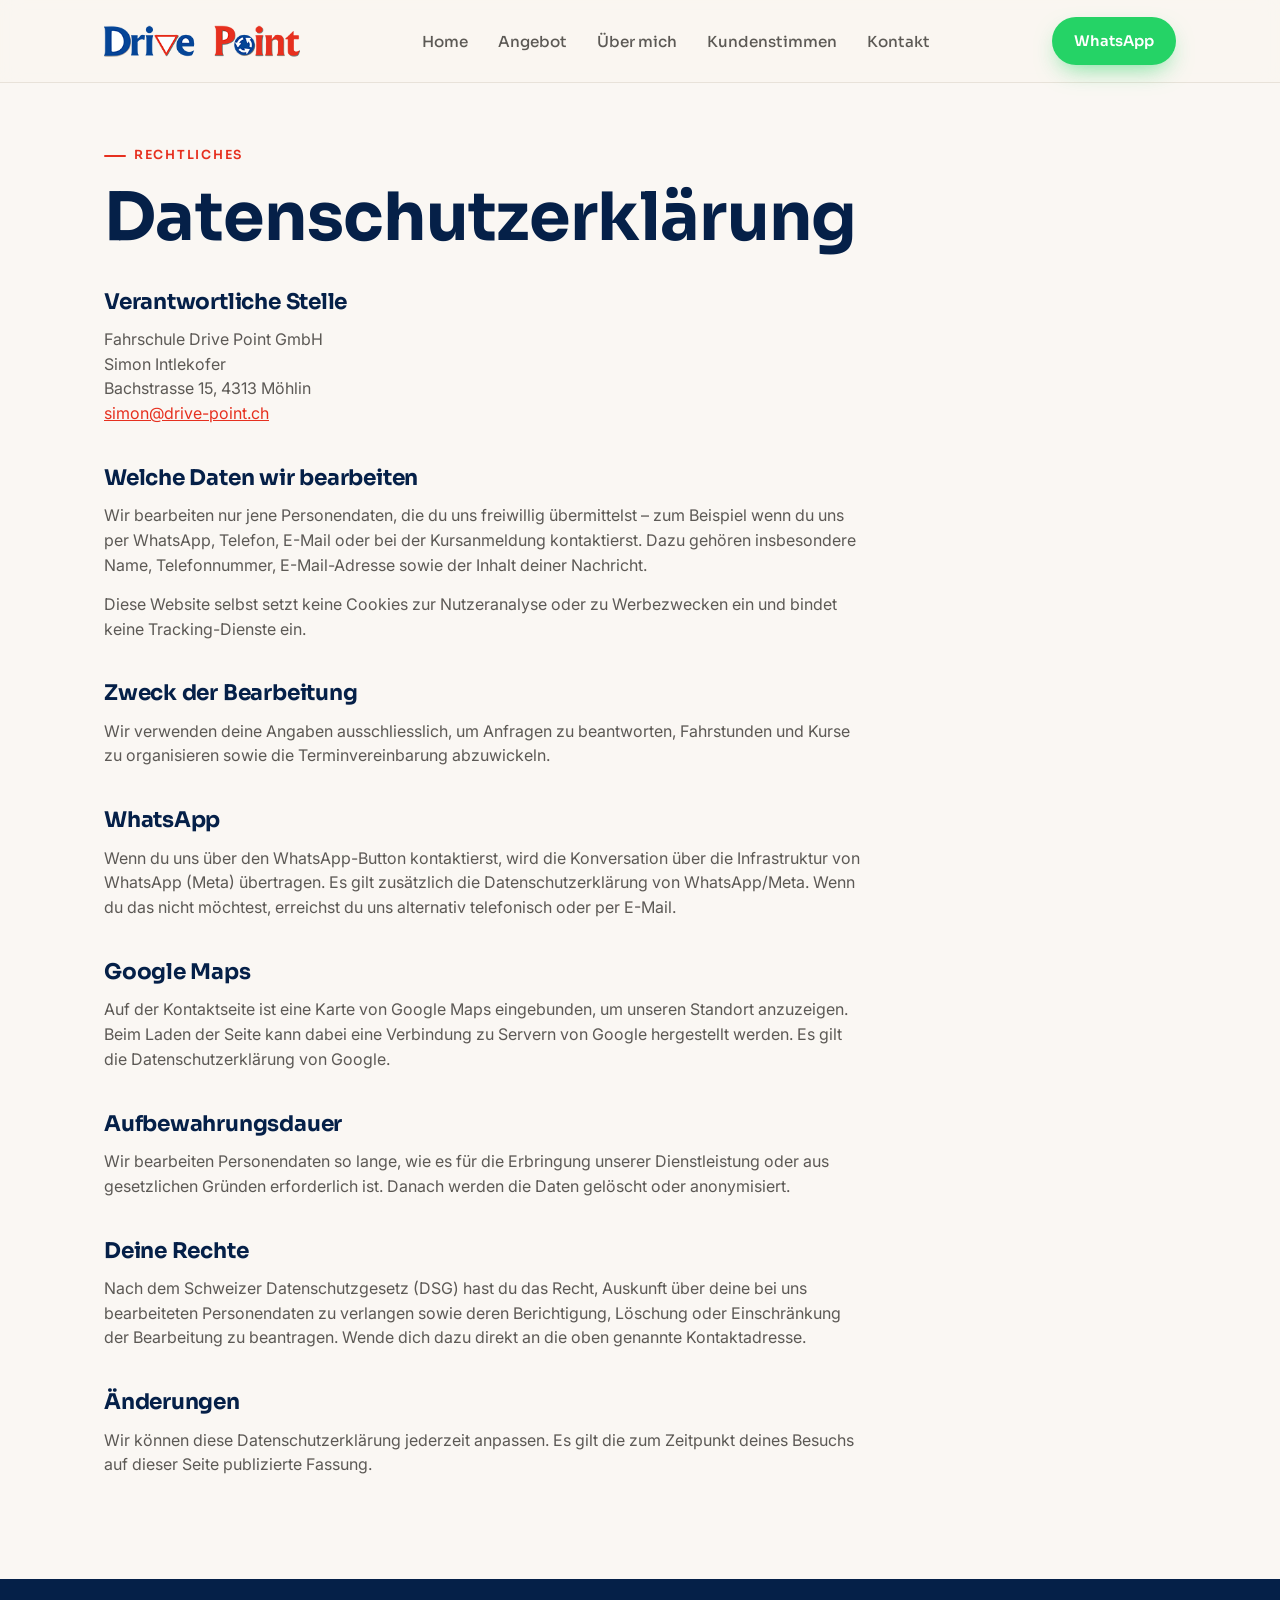
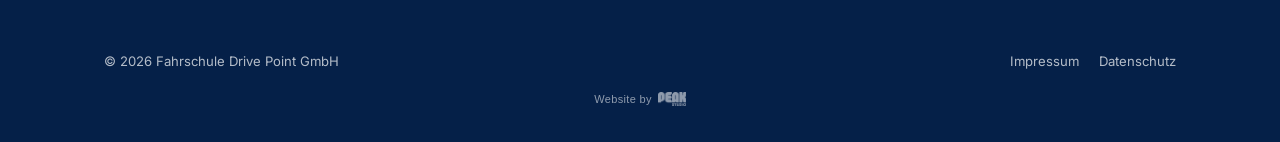
<file: datenschutz.html>
<!DOCTYPE html>
<html lang="de-CH">
<head>
<meta charset="UTF-8">
<meta name="viewport" content="width=device-width, initial-scale=1.0">
<title>Datenschutz – Drive Point Fahrschule</title>
<meta name="robots" content="noindex">
<link rel="canonical" href="https://drive-point.ch/datenschutz.html">
<link rel="icon" type="image/png" sizes="32x32" href="assets/img/favicon-32.png">
<link rel="icon" type="image/png" sizes="16x16" href="assets/img/favicon-16.png">
<link rel="apple-touch-icon" sizes="180x180" href="assets/img/favicon-180.png">
<link rel="preconnect" href="https://fonts.googleapis.com">
<link rel="preconnect" href="https://fonts.gstatic.com" crossorigin>
<link href="https://fonts.googleapis.com/css2?family=Sora:wght@500;600;700;800&family=Inter:wght@400;500;600&display=swap" rel="stylesheet">
<link rel="stylesheet" href="css/style.css?v=14">
</head>
<body>

<header class="site-header">
  <div class="container">
    <a href="index.html" class="logo">
      <img src="assets/img/logo-drive-point.png" alt="Drive Point Fahrschule Logo" class="logo-img">
    </a>
    <nav class="main-nav">
      <ul class="nav-links">
        <li><a href="index.html">Home</a></li>
        <li><a href="angebot.html">Angebot</a></li>
        <li><a href="ueber-mich.html">Über mich</a></li>
        <li><a href="kundenstimmen.html">Kundenstimmen</a></li>
        <li><a href="kontakt.html">Kontakt</a></li>
      </ul>
    </nav>
    <div class="nav-cta">
      <a href="https://wa.me/41793226532" target="_blank" rel="noopener" class="btn btn-whatsapp">WhatsApp</a>
    </div>
    <button class="nav-toggle" aria-label="Menü öffnen">
      <svg viewBox="0 0 24 24" fill="none"><path d="M4 6h16M4 12h16M4 18h16" stroke="currentColor" stroke-width="2" stroke-linecap="round"/></svg>
    </button>
  </div>
</header>

<main>
  <section class="page-hero">
    <div class="container">
      <p class="eyebrow">Rechtliches</p>
      <h1>Datenschutzerklärung</h1>
    </div>
  </section>

  <section style="padding-top:16px;">
    <div class="container">
      <div class="legal">
        <h2>Verantwortliche Stelle</h2>
        <p>
          Fahrschule Drive Point GmbH<br>
          Simon Intlekofer<br>
          Bachstrasse 15, 4313 Möhlin<br>
          <a href="mailto:simon@drive-point.ch">simon@drive-point.ch</a>
        </p>

        <h2>Welche Daten wir bearbeiten</h2>
        <p>Wir bearbeiten nur jene Personendaten, die du uns freiwillig übermittelst – zum Beispiel wenn du uns per WhatsApp, Telefon, E-Mail oder bei der Kursanmeldung kontaktierst. Dazu gehören insbesondere Name, Telefonnummer, E-Mail-Adresse sowie der Inhalt deiner Nachricht.</p>
        <p>Diese Website selbst setzt keine Cookies zur Nutzeranalyse oder zu Werbezwecken ein und bindet keine Tracking-Dienste ein.</p>

        <h2>Zweck der Bearbeitung</h2>
        <p>Wir verwenden deine Angaben ausschliesslich, um Anfragen zu beantworten, Fahrstunden und Kurse zu organisieren sowie die Terminvereinbarung abzuwickeln.</p>

        <h2>WhatsApp</h2>
        <p>Wenn du uns über den WhatsApp-Button kontaktierst, wird die Konversation über die Infrastruktur von WhatsApp (Meta) übertragen. Es gilt zusätzlich die Datenschutzerklärung von WhatsApp/Meta. Wenn du das nicht möchtest, erreichst du uns alternativ telefonisch oder per E-Mail.</p>

        <h2>Google Maps</h2>
        <p>Auf der Kontaktseite ist eine Karte von Google Maps eingebunden, um unseren Standort anzuzeigen. Beim Laden der Seite kann dabei eine Verbindung zu Servern von Google hergestellt werden. Es gilt die Datenschutzerklärung von Google.</p>

        <h2>Aufbewahrungsdauer</h2>
        <p>Wir bearbeiten Personendaten so lange, wie es für die Erbringung unserer Dienstleistung oder aus gesetzlichen Gründen erforderlich ist. Danach werden die Daten gelöscht oder anonymisiert.</p>

        <h2>Deine Rechte</h2>
        <p>Nach dem Schweizer Datenschutzgesetz (DSG) hast du das Recht, Auskunft über deine bei uns bearbeiteten Personendaten zu verlangen sowie deren Berichtigung, Löschung oder Einschränkung der Bearbeitung zu beantragen. Wende dich dazu direkt an die oben genannte Kontaktadresse.</p>

        <h2>Änderungen</h2>
        <p>Wir können diese Datenschutzerklärung jederzeit anpassen. Es gilt die zum Zeitpunkt deines Besuchs auf dieser Seite publizierte Fassung.</p>
      </div>
    </div>
  </section>
</main>

<footer class="site-footer">
  <div class="container">
    <div class="footer-bottom" style="border-top:none; padding-top:0;">
      <span>© <span data-year>2026</span> Fahrschule Drive Point GmbH</span>
      <div style="display:flex; gap:20px;">
        <a href="impressum.html">Impressum</a>
        <a href="datenschutz.html">Datenschutz</a>
      </div>
    </div>
    <div class="peak-badge peak-badge--dark">
      <a href="https://peak-studio.ch" target="_blank" rel="noopener">
        Website by
        <img src="[data-uri]" alt="peak studio" class="peak-badge__logo">
      </a>
    </div>
  </div>
</footer>


<script src="js/main.js?v=2"></script>
</body>
</html>
</file>
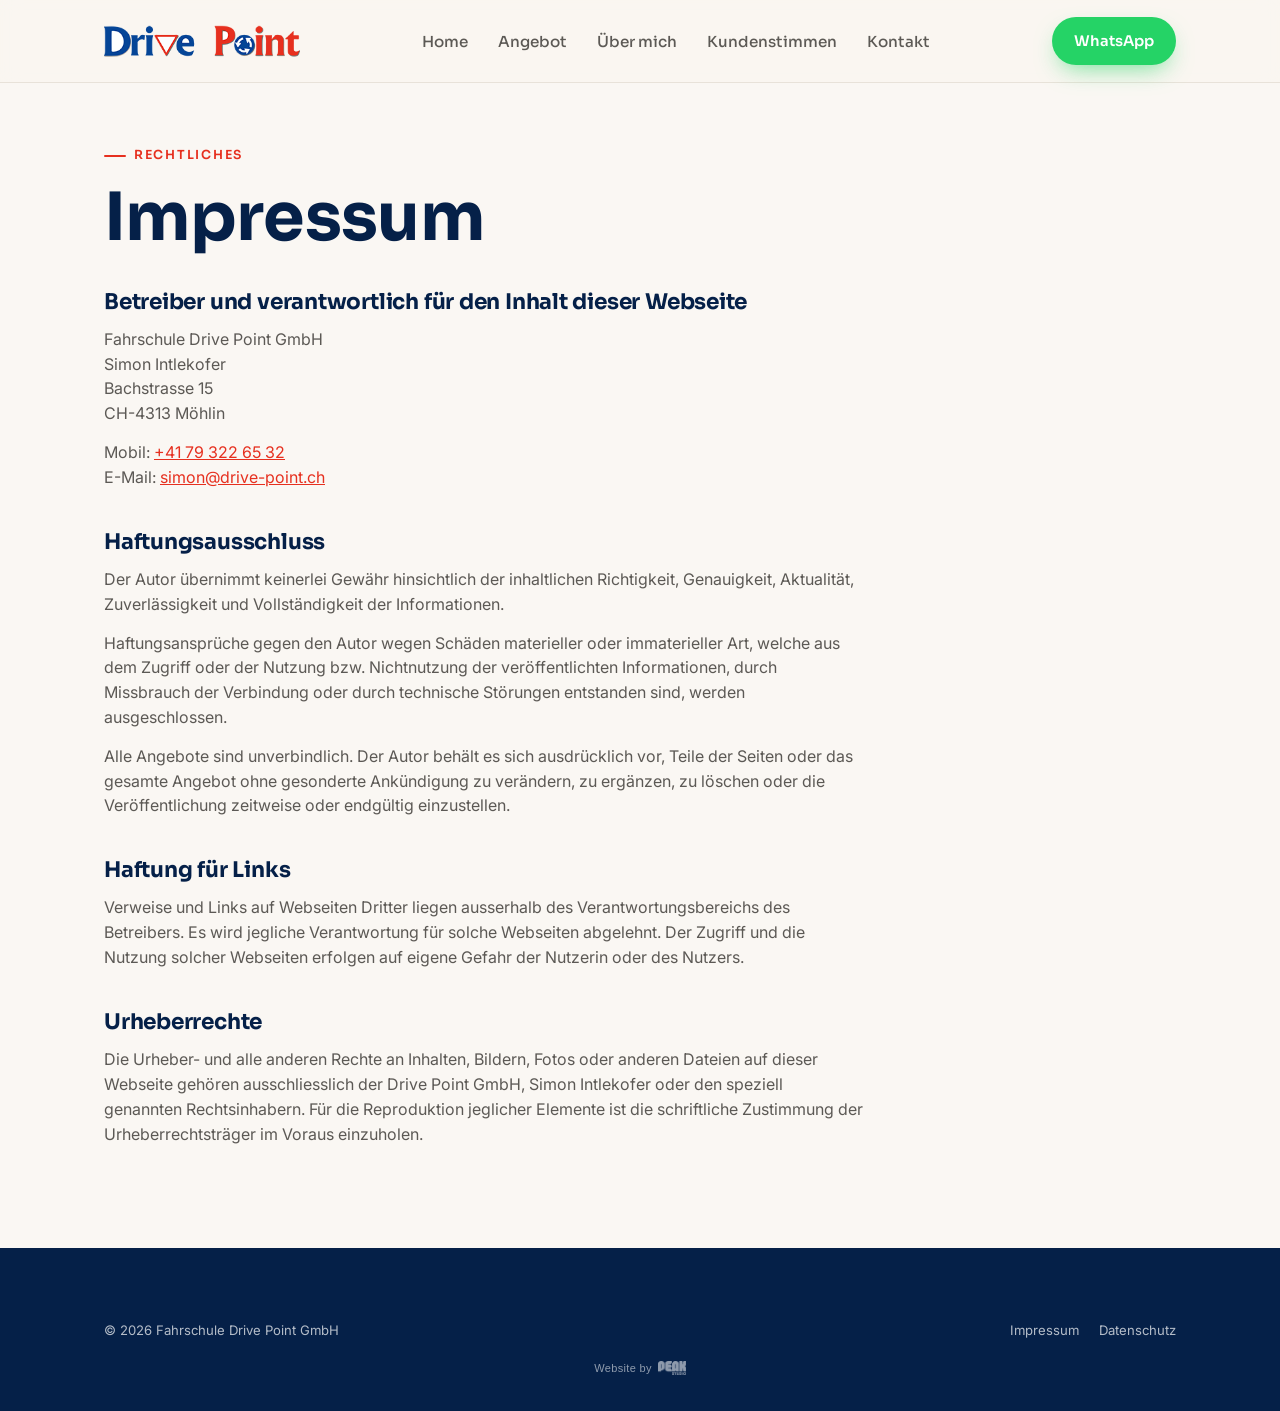
<file: impressum.html>
<!DOCTYPE html>
<html lang="de-CH">
<head>
<meta charset="UTF-8">
<meta name="viewport" content="width=device-width, initial-scale=1.0">
<title>Impressum – Drive Point Fahrschule</title>
<meta name="robots" content="noindex">
<link rel="canonical" href="https://drive-point.ch/impressum.html">
<link rel="icon" type="image/png" sizes="32x32" href="assets/img/favicon-32.png">
<link rel="icon" type="image/png" sizes="16x16" href="assets/img/favicon-16.png">
<link rel="apple-touch-icon" sizes="180x180" href="assets/img/favicon-180.png">
<link rel="preconnect" href="https://fonts.googleapis.com">
<link rel="preconnect" href="https://fonts.gstatic.com" crossorigin>
<link href="https://fonts.googleapis.com/css2?family=Sora:wght@500;600;700;800&family=Inter:wght@400;500;600&display=swap" rel="stylesheet">
<link rel="stylesheet" href="css/style.css?v=14">
</head>
<body>

<header class="site-header">
  <div class="container">
    <a href="index.html" class="logo">
      <img src="assets/img/logo-drive-point.png" alt="Drive Point Fahrschule Logo" class="logo-img">
    </a>
    <nav class="main-nav">
      <ul class="nav-links">
        <li><a href="index.html">Home</a></li>
        <li><a href="angebot.html">Angebot</a></li>
        <li><a href="ueber-mich.html">Über mich</a></li>
        <li><a href="kundenstimmen.html">Kundenstimmen</a></li>
        <li><a href="kontakt.html">Kontakt</a></li>
      </ul>
    </nav>
    <div class="nav-cta">
      <a href="https://wa.me/41793226532" target="_blank" rel="noopener" class="btn btn-whatsapp">WhatsApp</a>
    </div>
    <button class="nav-toggle" aria-label="Menü öffnen">
      <svg viewBox="0 0 24 24" fill="none"><path d="M4 6h16M4 12h16M4 18h16" stroke="currentColor" stroke-width="2" stroke-linecap="round"/></svg>
    </button>
  </div>
</header>

<main>
  <section class="page-hero">
    <div class="container">
      <p class="eyebrow">Rechtliches</p>
      <h1>Impressum</h1>
    </div>
  </section>

  <section style="padding-top:16px;">
    <div class="container">
      <div class="legal">
        <h2>Betreiber und verantwortlich für den Inhalt dieser Webseite</h2>
        <p>
          Fahrschule Drive Point GmbH<br>
          Simon Intlekofer<br>
          Bachstrasse 15<br>
          CH-4313 Möhlin
        </p>
        <p>
          Mobil: <a href="tel:+41793226532">+41 79 322 65 32</a><br>
          E-Mail: <a href="mailto:simon@drive-point.ch">simon@drive-point.ch</a>
        </p>

        <h2>Haftungsausschluss</h2>
        <p>Der Autor übernimmt keinerlei Gewähr hinsichtlich der inhaltlichen Richtigkeit, Genauigkeit, Aktualität, Zuverlässigkeit und Vollständigkeit der Informationen.</p>
        <p>Haftungsansprüche gegen den Autor wegen Schäden materieller oder immaterieller Art, welche aus dem Zugriff oder der Nutzung bzw. Nichtnutzung der veröffentlichten Informationen, durch Missbrauch der Verbindung oder durch technische Störungen entstanden sind, werden ausgeschlossen.</p>
        <p>Alle Angebote sind unverbindlich. Der Autor behält es sich ausdrücklich vor, Teile der Seiten oder das gesamte Angebot ohne gesonderte Ankündigung zu verändern, zu ergänzen, zu löschen oder die Veröffentlichung zeitweise oder endgültig einzustellen.</p>

        <h2>Haftung für Links</h2>
        <p>Verweise und Links auf Webseiten Dritter liegen ausserhalb des Verantwortungsbereichs des Betreibers. Es wird jegliche Verantwortung für solche Webseiten abgelehnt. Der Zugriff und die Nutzung solcher Webseiten erfolgen auf eigene Gefahr der Nutzerin oder des Nutzers.</p>

        <h2>Urheberrechte</h2>
        <p>Die Urheber- und alle anderen Rechte an Inhalten, Bildern, Fotos oder anderen Dateien auf dieser Webseite gehören ausschliesslich der Drive Point GmbH, Simon Intlekofer oder den speziell genannten Rechtsinhabern. Für die Reproduktion jeglicher Elemente ist die schriftliche Zustimmung der Urheberrechtsträger im Voraus einzuholen.</p>
      </div>
    </div>
  </section>
</main>

<footer class="site-footer">
  <div class="container">
    <div class="footer-bottom" style="border-top:none; padding-top:0;">
      <span>© <span data-year>2026</span> Fahrschule Drive Point GmbH</span>
      <div style="display:flex; gap:20px;">
        <a href="impressum.html">Impressum</a>
        <a href="datenschutz.html">Datenschutz</a>
      </div>
    </div>
    <div class="peak-badge peak-badge--dark">
      <a href="https://peak-studio.ch" target="_blank" rel="noopener">
        Website by
        <img src="[data-uri]" alt="peak studio" class="peak-badge__logo">
      </a>
    </div>
  </div>
</footer>


<script src="js/main.js?v=2"></script>
</body>
</html>
</file>
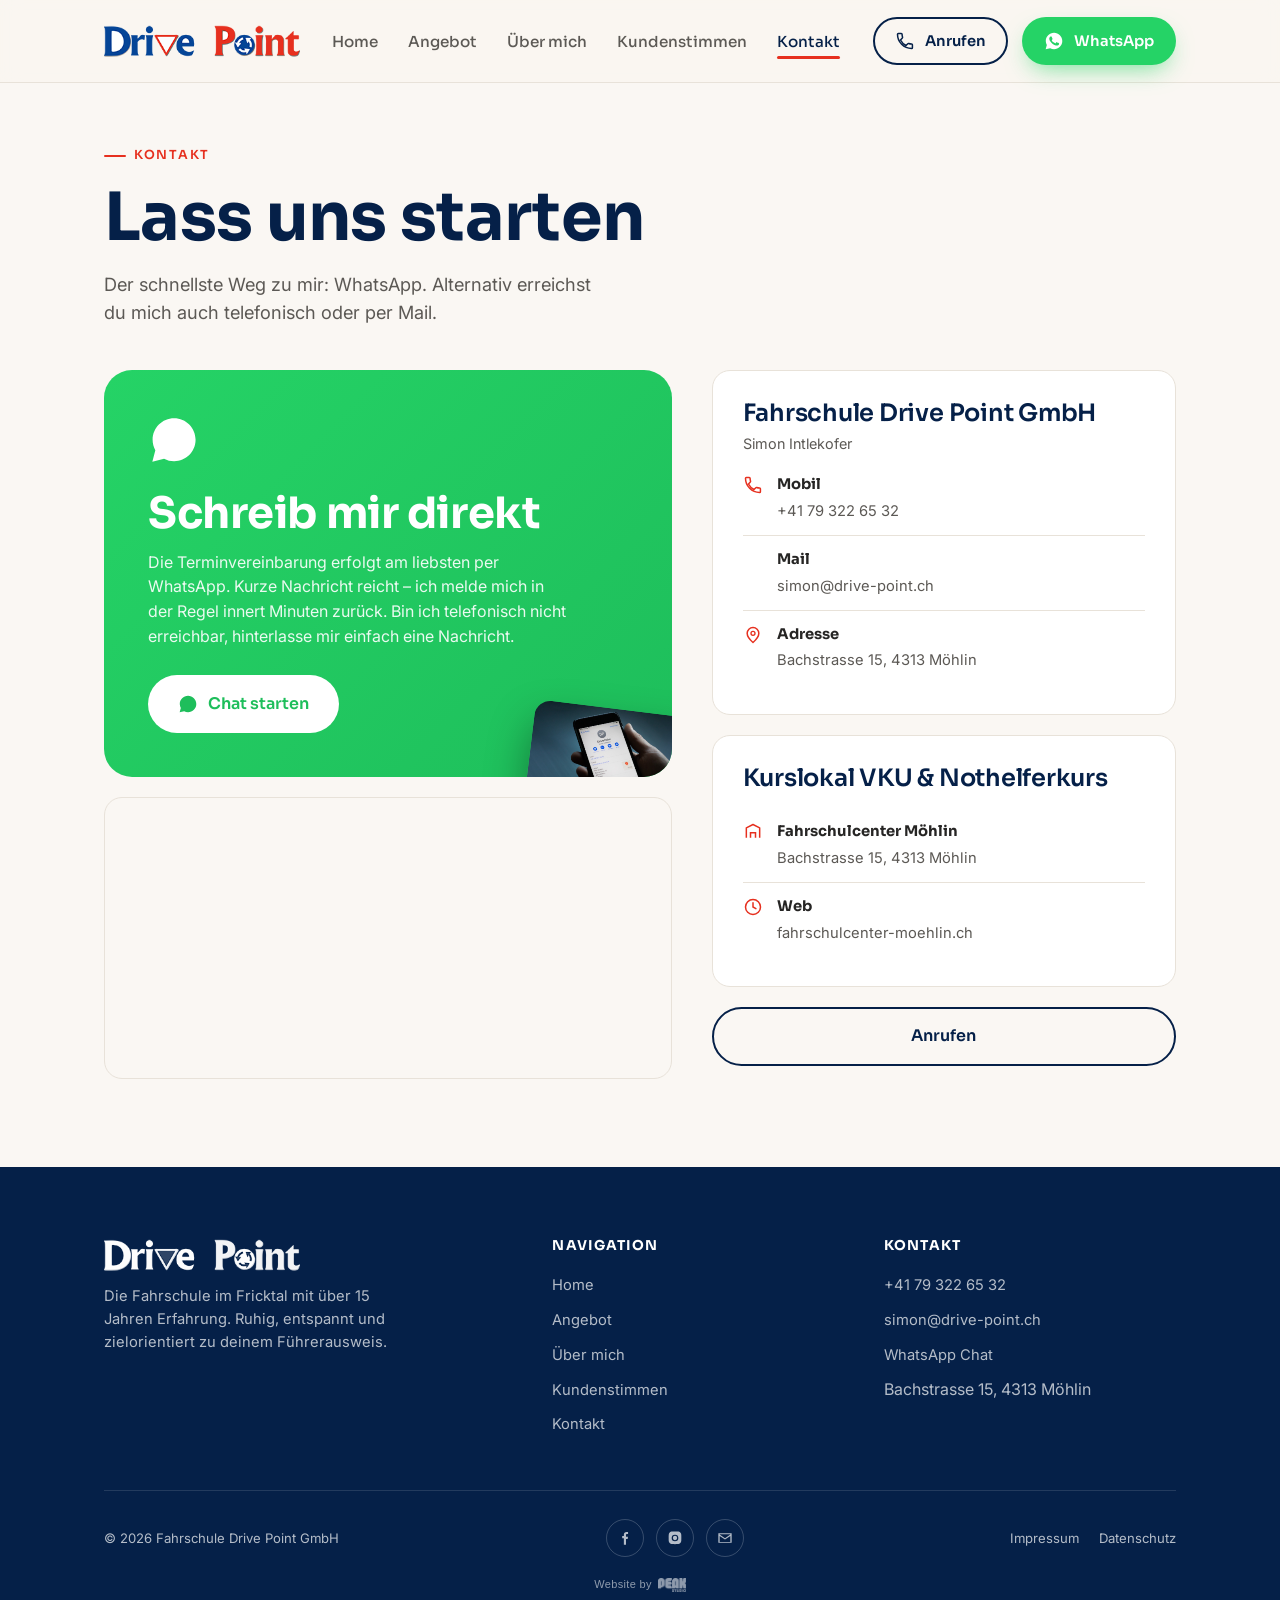
<file: kontakt.html>
<!DOCTYPE html>
<html lang="de-CH">
<head>
<meta charset="UTF-8">
<meta name="viewport" content="width=device-width, initial-scale=1.0">
<title>Kontakt – Drive Point Fahrschule</title>
<meta name="description" content="Kontaktiere Simon von Drive Point direkt per WhatsApp, Telefon oder Mail – Fahrschule im Fricktal.">
<link rel="canonical" href="https://drive-point.ch/kontakt.html">
<meta property="og:type" content="website">
<meta property="og:site_name" content="Drive Point Fahrschule">
<meta property="og:locale" content="de_CH">
<meta property="og:title" content="Kontakt – Drive Point Fahrschule">
<meta property="og:description" content="Kontaktiere Simon von Drive Point direkt per WhatsApp, Telefon oder Mail – Fahrschule im Fricktal.">
<meta property="og:url" content="https://drive-point.ch/kontakt.html">
<meta property="og:image" content="https://drive-point.ch/assets/img/og-image.jpg">
<meta property="og:image:width" content="1200">
<meta property="og:image:height" content="630">
<meta name="twitter:card" content="summary_large_image">
<meta name="twitter:title" content="Kontakt – Drive Point Fahrschule">
<meta name="twitter:description" content="Kontaktiere Simon von Drive Point direkt per WhatsApp, Telefon oder Mail.">
<meta name="twitter:image" content="https://drive-point.ch/assets/img/og-image.jpg">
<link rel="icon" type="image/png" sizes="32x32" href="assets/img/favicon-32.png">
<link rel="icon" type="image/png" sizes="16x16" href="assets/img/favicon-16.png">
<link rel="apple-touch-icon" sizes="180x180" href="assets/img/favicon-180.png">
<link rel="preconnect" href="https://fonts.googleapis.com">
<link rel="preconnect" href="https://fonts.gstatic.com" crossorigin>
<link href="https://fonts.googleapis.com/css2?family=Sora:wght@500;600;700;800&family=Inter:wght@400;500;600&display=swap" rel="stylesheet">
<link rel="stylesheet" href="css/style.css?v=14">
</head>
<body>

<header class="site-header">
  <div class="container">
    <a href="index.html" class="logo">
      <img src="assets/img/logo-drive-point.png" alt="Drive Point Fahrschule Logo" class="logo-img">
    </a>
    <nav class="main-nav">
      <ul class="nav-links">
        <li><a href="index.html">Home</a></li>
        <li><a href="angebot.html">Angebot</a></li>
        <li><a href="ueber-mich.html">Über mich</a></li>
        <li><a href="kundenstimmen.html">Kundenstimmen</a></li>
        <li><a href="kontakt.html" aria-current="page">Kontakt</a></li>
      </ul>
    </nav>
    <div class="nav-cta">
      <a href="tel:+41793226532" class="btn btn-outline btn-outline-nav-phone">
        <svg viewBox="0 0 24 24" fill="none"><path d="M6.6 10.8a15.5 15.5 0 0 0 6.6 6.6l2.2-2.2a1 1 0 0 1 1-.25 11 11 0 0 0 3.5.56 1 1 0 0 1 1 1V20a1 1 0 0 1-1 1A17 17 0 0 1 3 4a1 1 0 0 1 1-1h3.5a1 1 0 0 1 1 1 11 11 0 0 0 .56 3.5 1 1 0 0 1-.25 1z" stroke="currentColor" stroke-width="1.8" stroke-linejoin="round"/></svg>
        Anrufen
      </a>
      <a href="https://wa.me/41793226532?text=Hoi%20Simon%2C%20ich%20interessiere%20mich%20f%C3%BCr%20Fahrstunden%20%F0%9F%9A%97" target="_blank" rel="noopener" class="btn btn-whatsapp">
        <svg viewBox="0 0 24 24" fill="currentColor"><path d="M12.04 2C6.58 2 2.13 6.45 2.13 11.91c0 1.75.46 3.39 1.26 4.82L2 22l5.4-1.35a9.86 9.86 0 0 0 4.64 1.18h.01c5.46 0 9.91-4.45 9.91-9.91C21.96 6.45 17.51 2 12.04 2zm5.8 14.05c-.24.68-1.4 1.3-1.94 1.38-.5.08-1.12.11-1.8-.11-.42-.13-.96-.3-1.65-.6-2.9-1.25-4.8-4.17-4.94-4.36-.14-.19-1.18-1.57-1.18-3 0-1.42.75-2.12 1.02-2.41.26-.28.57-.36.76-.36h.55c.18 0 .42-.07.66.5.24.58.82 2 .89 2.15.07.14.12.31.02.5-.1.19-.15.31-.29.48-.15.17-.31.38-.44.51-.15.15-.3.31-.13.6.17.29.75 1.24 1.62 2 1.11.99 2.05 1.3 2.34 1.44.29.15.46.13.63-.08.17-.2.72-.84.92-1.13.19-.29.39-.24.65-.14.27.1 1.68.79 1.97.93.29.15.48.22.55.34.07.13.07.75-.17 1.44z"/></svg>
        <span>WhatsApp</span>
      </a>
    </div>
    <button class="nav-toggle" aria-label="Menü öffnen">
      <svg viewBox="0 0 24 24" fill="none"><path d="M4 6h16M4 12h16M4 18h16" stroke="currentColor" stroke-width="2" stroke-linecap="round"/></svg>
    </button>
  </div>
</header>

<main>

  <section class="page-hero">
    <div class="container">
      <p class="eyebrow">Kontakt</p>
      <h1>Lass uns starten</h1>
      <p class="lede">Der schnellste Weg zu mir: WhatsApp. Alternativ erreichst du mich auch telefonisch oder per Mail.</p>
    </div>
  </section>

  <section style="padding-top:24px;">
    <div class="container">
      <div class="contact-grid">

        <div class="reveal">
          <div class="whatsapp-block">
            <svg class="big-wa" viewBox="0 0 24 24" fill="currentColor"><path d="M12.04 2C6.58 2 2.13 6.45 2.13 11.91c0 1.75.46 3.39 1.26 4.82L2 22l5.4-1.35a9.86 9.86 0 0 0 4.64 1.18h.01c5.46 0 9.91-4.45 9.91-9.91C21.96 6.45 17.51 2 12.04 2z"/></svg>
            <h2>Schreib mir direkt</h2>
            <p>Die Terminvereinbarung erfolgt am liebsten per WhatsApp. Kurze Nachricht reicht – ich melde mich in der Regel innert Minuten zurück. Bin ich telefonisch nicht erreichbar, hinterlasse mir einfach eine Nachricht.</p>
            <a href="https://wa.me/41793226532?text=Hoi%20Simon%2C%20ich%20interessiere%20mich%20f%C3%BCr%20Fahrstunden%20%F0%9F%9A%97" target="_blank" rel="noopener" class="btn" style="background:#fff; color:var(--whatsapp-dark);">
              <svg viewBox="0 0 24 24" fill="currentColor"><path d="M12.04 2C6.58 2 2.13 6.45 2.13 11.91c0 1.75.46 3.39 1.26 4.82L2 22l5.4-1.35a9.86 9.86 0 0 0 4.64 1.18h.01c5.46 0 9.91-4.45 9.91-9.91C21.96 6.45 17.51 2 12.04 2z"/></svg>
              Chat starten
            </a>
            <img class="phone-shot" src="assets/img/contact-phone.jpg" alt="Kontaktkarte von Drive Point auf dem Smartphone">
          </div>

          <div class="map-frame">
            <iframe src="https://www.google.com/maps?q=Bachstrasse%2015,%204313%20M%C3%B6hlin&output=embed" loading="lazy" referrerpolicy="no-referrer-when-downgrade" title="Standort Drive Point, Bachstrasse 15, Möhlin"></iframe>
          </div>
        </div>

        <div class="reveal">
          <div class="info-card">
            <h3 style="margin-bottom:6px;">Fahrschule Drive Point GmbH</h3>
            <p style="color:var(--ink-soft); font-size:0.9rem; margin-bottom:6px;">Simon Intlekofer</p>

            <div class="info-row">
              <svg viewBox="0 0 24 24" fill="none"><path d="M6.6 10.8a15.5 15.5 0 0 0 6.6 6.6l2.2-2.2a1 1 0 0 1 1-.25 11 11 0 0 0 3.5.56 1 1 0 0 1 1 1V20a1 1 0 0 1-1 1A17 17 0 0 1 3 4a1 1 0 0 1 1-1h3.5a1 1 0 0 1 1 1 11 11 0 0 0 .56 3.5 1 1 0 0 1-.25 1z" stroke="currentColor" stroke-width="1.8" stroke-linejoin="round"/></svg>
              <div><strong>Mobil</strong><a href="tel:+41793226532">+41 79 322 65 32</a></div>
            </div>
            <div class="info-row">
              <svg viewBox="0 0 24 24" fill="none"><path d="M2 5h20v14H2zm2 1.5v.4l8 5.4 8-5.4v-.4H4zm16 2.5-7.4 5-.6.3-.6-.3L4 9v9h16z"/></svg>
              <div><strong>Mail</strong><a href="mailto:simon@drive-point.ch">simon@drive-point.ch</a></div>
            </div>
            <div class="info-row">
              <svg viewBox="0 0 24 24" fill="none"><path d="M12 21s-7-6-7-11a7 7 0 0 1 14 0c0 5-7 11-7 11z" stroke="currentColor" stroke-width="1.8" stroke-linejoin="round"/><circle cx="12" cy="10" r="2.4" stroke="currentColor" stroke-width="1.6"/></svg>
              <div><strong>Adresse</strong><span>Bachstrasse 15, 4313 Möhlin</span></div>
            </div>
          </div>

          <div class="info-card">
            <h3 style="margin-bottom:16px;">Kurslokal VKU & Nothelferkurs</h3>
            <div class="info-row">
              <svg viewBox="0 0 24 24" fill="none"><path d="M4 19V7l8-4 8 4v12" stroke="currentColor" stroke-width="1.8" stroke-linejoin="round"/><path d="M9 19v-6h6v6" stroke="currentColor" stroke-width="1.8"/></svg>
              <div><strong>Fahrschulcenter Möhlin</strong><span>Bachstrasse 15, 4313 Möhlin</span></div>
            </div>
            <div class="info-row">
              <svg viewBox="0 0 24 24" fill="none"><circle cx="12" cy="12" r="9" stroke="currentColor" stroke-width="1.8"/><path d="M12 7v5l3.5 2" stroke="currentColor" stroke-width="1.8" stroke-linecap="round"/></svg>
              <div><strong>Web</strong><a href="https://www.fahrschulcenter-moehlin.ch" target="_blank" rel="noopener">fahrschulcenter-moehlin.ch</a></div>
            </div>
          </div>

          <div class="btn-row" style="margin-top:8px;">
            <a href="tel:+41793226532" class="btn btn-outline btn-block">Anrufen</a>
          </div>
        </div>

      </div>
    </div>
  </section>

</main>

<footer class="site-footer">
  <div class="container">
    <div class="footer-grid">
      <div>
        <a href="index.html" class="logo">
          <img src="assets/img/logo-drive-point-white.png" alt="Drive Point Fahrschule Logo" class="logo-img">
        </a>
        <p>Die Fahrschule im Fricktal mit über 15 Jahren Erfahrung. Ruhig, entspannt und zielorientiert zu deinem Führerausweis.</p>
      </div>
      <div class="footer-col">
        <h4>Navigation</h4>
        <ul>
          <li><a href="index.html">Home</a></li>
          <li><a href="angebot.html">Angebot</a></li>
          <li><a href="ueber-mich.html">Über mich</a></li>
          <li><a href="kundenstimmen.html">Kundenstimmen</a></li>
          <li><a href="kontakt.html">Kontakt</a></li>
        </ul>
      </div>
      <div class="footer-col">
        <h4>Kontakt</h4>
        <ul>
          <li><a href="tel:+41793226532">+41 79 322 65 32</a></li>
          <li><a href="mailto:simon@drive-point.ch">simon@drive-point.ch</a></li>
          <li><a href="https://wa.me/41793226532" target="_blank" rel="noopener">WhatsApp Chat</a></li>
          <li><span>Bachstrasse 15, 4313 Möhlin</span></li>
        </ul>
      </div>
    </div>
    <div class="footer-bottom">
      <span>© <span data-year>2026</span> Fahrschule Drive Point GmbH</span>
      <div class="footer-socials">
        <a href="#" aria-label="Facebook"><svg viewBox="0 0 24 24" fill="currentColor"><path d="M13.5 22v-8.5H16l.5-3.5h-3V7.8c0-1 .3-1.7 1.7-1.7H16.6V3.1C16.3 3 15.3 3 14.2 3c-2.3 0-3.9 1.4-3.9 4v2h-2.5v3.5h2.5V22h3.2z"/></svg></a>
        <a href="#" aria-label="Instagram"><svg viewBox="0 0 24 24" fill="currentColor"><path d="M12 2.2c2.7 0 3 0 4 .05 1 .05 1.7.2 2.3.45.6.25 1.1.6 1.6 1.1s.85 1 1.1 1.6c.25.6.4 1.3.45 2.3.05 1 .05 1.3.05 4s0 3-.05 4c-.05 1-.2 1.7-.45 2.3-.25.6-.6 1.1-1.1 1.6s-1 .85-1.6 1.1c-.6.25-1.3.4-2.3.45-1 .05-1.3.05-4 .05s-3 0-4-.05c-1-.05-1.7-.2-2.3-.45-.6-.25-1.1-.6-1.6-1.1s-.85-1-1.1-1.6c-.25-.6-.4-1.3-.45-2.3-.05-1-.05-1.3-.05-4s0-3 .05-4c.05-1 .2-1.7.45-2.3.25-.6.6-1.1 1.1-1.6s1-.85 1.6-1.1c.6-.25 1.3-.4 2.3-.45 1-.05 1.3-.05 4-.05zM12 7a5 5 0 1 0 0 10 5 5 0 0 0 0-10zm0 8.2a3.2 3.2 0 1 1 0-6.4 3.2 3.2 0 0 1 0 6.4zm5.2-8.4a1.2 1.2 0 1 1-2.4 0 1.2 1.2 0 0 1 2.4 0z"/></svg></a>
        <a href="mailto:simon@drive-point.ch" aria-label="Email"><svg viewBox="0 0 24 24" fill="currentColor"><path d="M2 5h20v14H2zm2 1.5v.4l8 5.4 8-5.4v-.4H4zm16 2.5-7.4 5-.6.3-.6-.3L4 9v9h16z"/></svg></a>
      </div>
      <div style="display:flex; gap:20px;">
        <a href="impressum.html">Impressum</a>
        <a href="datenschutz.html">Datenschutz</a>
      </div>
    </div>
    <div class="peak-badge peak-badge--dark">
      <a href="https://peak-studio.ch" target="_blank" rel="noopener">
        Website by
        <img src="[data-uri]" alt="peak studio" class="peak-badge__logo">
      </a>
    </div>
  </div>
</footer>


<script src="js/main.js?v=2"></script>
</body>
</html>
</file>
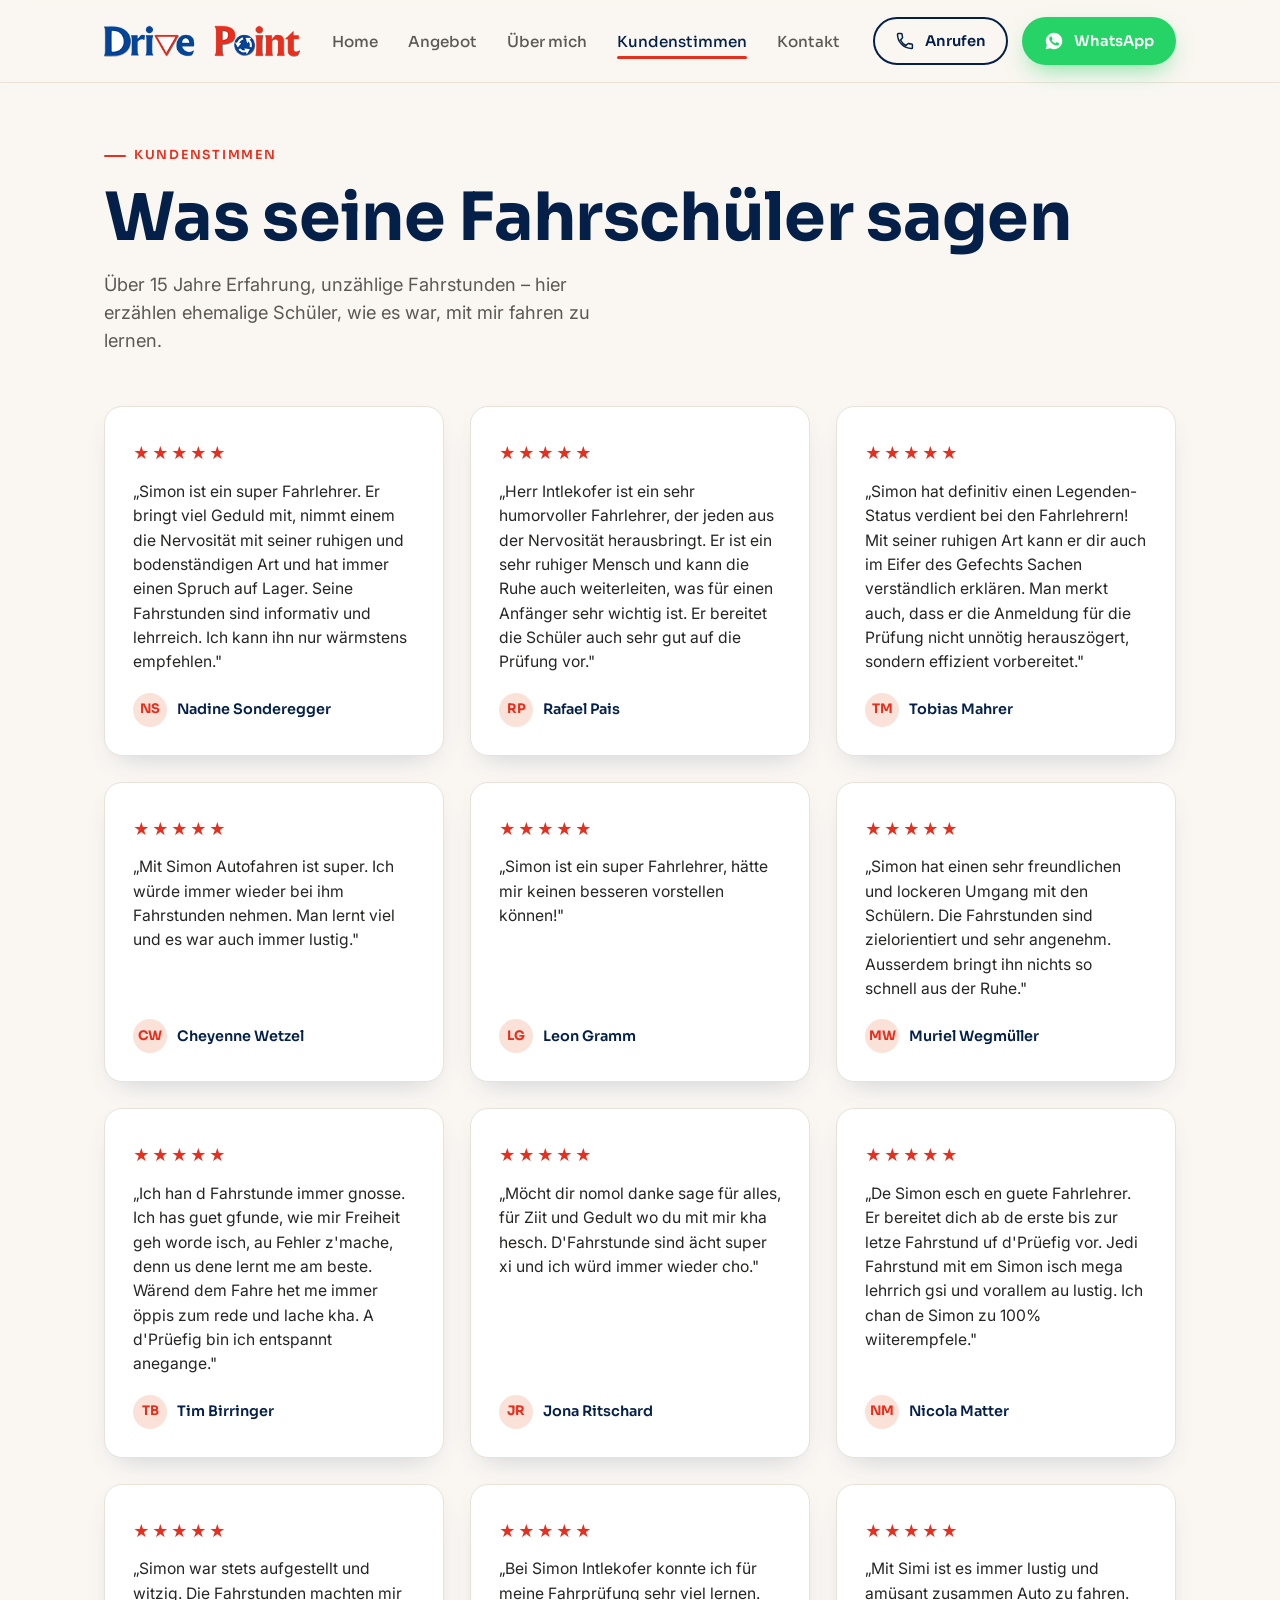
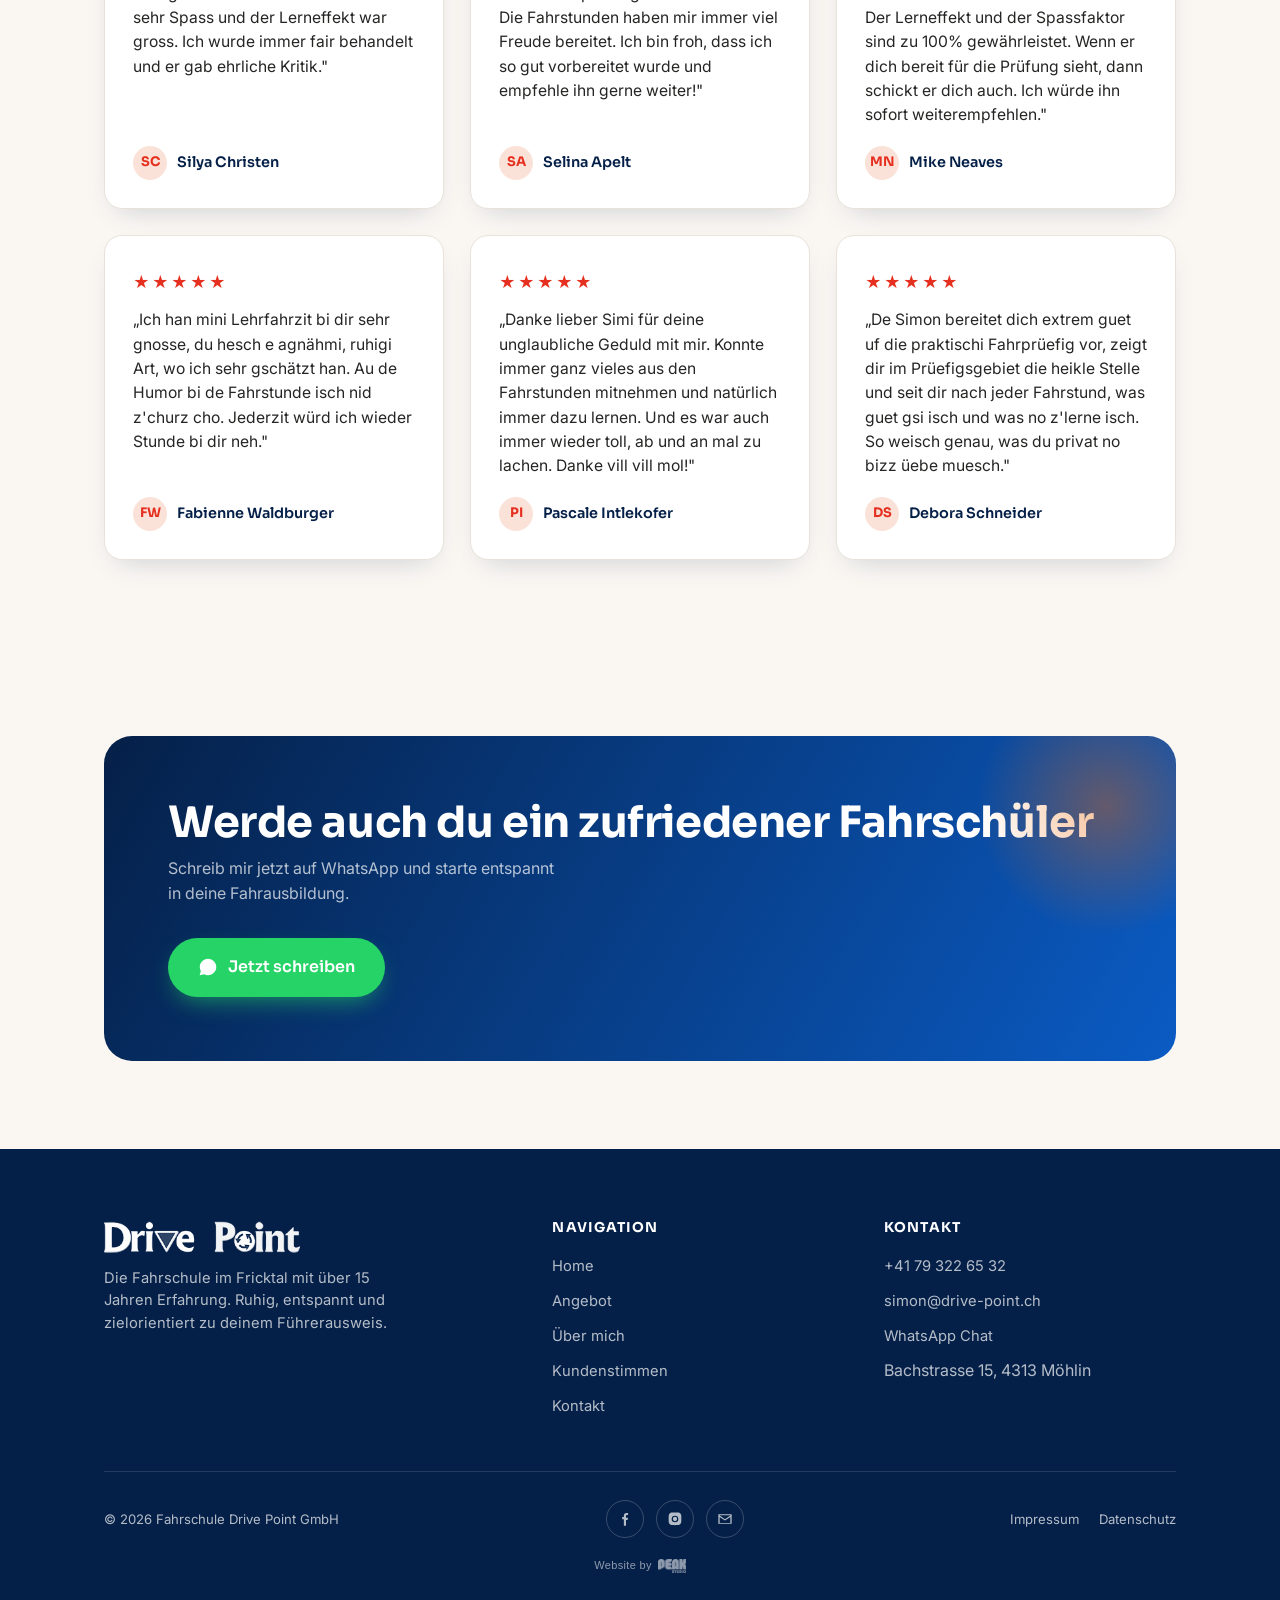
<file: kundenstimmen.html>
<!DOCTYPE html>
<html lang="de-CH">
<head>
<meta charset="UTF-8">
<meta name="viewport" content="width=device-width, initial-scale=1.0">
<title>Kundenstimmen – Drive Point Fahrschule</title>
<meta name="description" content="Das sagen Fahrschüler über Simon Intlekofer und Drive Point – echte Erfahrungen aus dem Fricktal.">
<link rel="canonical" href="https://drive-point.ch/kundenstimmen.html">
<meta property="og:type" content="website">
<meta property="og:site_name" content="Drive Point Fahrschule">
<meta property="og:locale" content="de_CH">
<meta property="og:title" content="Kundenstimmen – Drive Point Fahrschule">
<meta property="og:description" content="Das sagen Fahrschüler über Simon Intlekofer und Drive Point – echte Erfahrungen aus dem Fricktal.">
<meta property="og:url" content="https://drive-point.ch/kundenstimmen.html">
<meta property="og:image" content="https://drive-point.ch/assets/img/og-image.jpg">
<meta property="og:image:width" content="1200">
<meta property="og:image:height" content="630">
<meta name="twitter:card" content="summary_large_image">
<meta name="twitter:title" content="Kundenstimmen – Drive Point Fahrschule">
<meta name="twitter:description" content="Das sagen Fahrschüler über Simon Intlekofer und Drive Point.">
<meta name="twitter:image" content="https://drive-point.ch/assets/img/og-image.jpg">
<link rel="icon" type="image/png" sizes="32x32" href="assets/img/favicon-32.png">
<link rel="icon" type="image/png" sizes="16x16" href="assets/img/favicon-16.png">
<link rel="apple-touch-icon" sizes="180x180" href="assets/img/favicon-180.png">
<link rel="preconnect" href="https://fonts.googleapis.com">
<link rel="preconnect" href="https://fonts.gstatic.com" crossorigin>
<link href="https://fonts.googleapis.com/css2?family=Sora:wght@500;600;700;800&family=Inter:wght@400;500;600&display=swap" rel="stylesheet">
<link rel="stylesheet" href="css/style.css?v=14">
</head>
<body>

<header class="site-header">
  <div class="container">
    <a href="index.html" class="logo">
      <img src="assets/img/logo-drive-point.png" alt="Drive Point Fahrschule Logo" class="logo-img">
    </a>
    <nav class="main-nav">
      <ul class="nav-links">
        <li><a href="index.html">Home</a></li>
        <li><a href="angebot.html">Angebot</a></li>
        <li><a href="ueber-mich.html">Über mich</a></li>
        <li><a href="kundenstimmen.html" aria-current="page">Kundenstimmen</a></li>
        <li><a href="kontakt.html">Kontakt</a></li>
      </ul>
    </nav>
    <div class="nav-cta">
      <a href="tel:+41793226532" class="btn btn-outline btn-outline-nav-phone">
        <svg viewBox="0 0 24 24" fill="none"><path d="M6.6 10.8a15.5 15.5 0 0 0 6.6 6.6l2.2-2.2a1 1 0 0 1 1-.25 11 11 0 0 0 3.5.56 1 1 0 0 1 1 1V20a1 1 0 0 1-1 1A17 17 0 0 1 3 4a1 1 0 0 1 1-1h3.5a1 1 0 0 1 1 1 11 11 0 0 0 .56 3.5 1 1 0 0 1-.25 1z" stroke="currentColor" stroke-width="1.8" stroke-linejoin="round"/></svg>
        Anrufen
      </a>
      <a href="https://wa.me/41793226532?text=Hoi%20Simon%2C%20ich%20interessiere%20mich%20f%C3%BCr%20Fahrstunden%20%F0%9F%9A%97" target="_blank" rel="noopener" class="btn btn-whatsapp">
        <svg viewBox="0 0 24 24" fill="currentColor"><path d="M12.04 2C6.58 2 2.13 6.45 2.13 11.91c0 1.75.46 3.39 1.26 4.82L2 22l5.4-1.35a9.86 9.86 0 0 0 4.64 1.18h.01c5.46 0 9.91-4.45 9.91-9.91C21.96 6.45 17.51 2 12.04 2zm5.8 14.05c-.24.68-1.4 1.3-1.94 1.38-.5.08-1.12.11-1.8-.11-.42-.13-.96-.3-1.65-.6-2.9-1.25-4.8-4.17-4.94-4.36-.14-.19-1.18-1.57-1.18-3 0-1.42.75-2.12 1.02-2.41.26-.28.57-.36.76-.36h.55c.18 0 .42-.07.66.5.24.58.82 2 .89 2.15.07.14.12.31.02.5-.1.19-.15.31-.29.48-.15.17-.31.38-.44.51-.15.15-.3.31-.13.6.17.29.75 1.24 1.62 2 1.11.99 2.05 1.3 2.34 1.44.29.15.46.13.63-.08.17-.2.72-.84.92-1.13.19-.29.39-.24.65-.14.27.1 1.68.79 1.97.93.29.15.48.22.55.34.07.13.07.75-.17 1.44z"/></svg>
        <span>WhatsApp</span>
      </a>
    </div>
    <button class="nav-toggle" aria-label="Menü öffnen">
      <svg viewBox="0 0 24 24" fill="none"><path d="M4 6h16M4 12h16M4 18h16" stroke="currentColor" stroke-width="2" stroke-linecap="round"/></svg>
    </button>
  </div>
</header>

<main>

  <section class="page-hero">
    <div class="container">
      <p class="eyebrow">Kundenstimmen</p>
      <h1>Was seine Fahrschüler sagen</h1>
      <p class="lede">Über 15 Jahre Erfahrung, unzählige Fahrstunden – hier erzählen ehemalige Schüler, wie es war, mit mir fahren zu lernen.</p>
    </div>
  </section>

  <section style="padding-top:32px;">
    <div class="container">
      <div class="grid grid-3">

        <div class="testi-card reveal">
          <div class="stars">★★★★★</div>
          <p class="quote">„Simon ist ein super Fahrlehrer. Er bringt viel Geduld mit, nimmt einem die Nervosität mit seiner ruhigen und bodenständigen Art und hat immer einen Spruch auf Lager. Seine Fahrstunden sind informativ und lehrreich. Ich kann ihn nur wärmstens empfehlen."</p>
          <div class="author"><span class="avatar">NS</span> Nadine Sonderegger</div>
        </div>

        <div class="testi-card reveal">
          <div class="stars">★★★★★</div>
          <p class="quote">„Herr Intlekofer ist ein sehr humorvoller Fahrlehrer, der jeden aus der Nervosität herausbringt. Er ist ein sehr ruhiger Mensch und kann die Ruhe auch weiterleiten, was für einen Anfänger sehr wichtig ist. Er bereitet die Schüler auch sehr gut auf die Prüfung vor."</p>
          <div class="author"><span class="avatar">RP</span> Rafael Pais</div>
        </div>

        <div class="testi-card reveal">
          <div class="stars">★★★★★</div>
          <p class="quote">„Simon hat definitiv einen Legenden-Status verdient bei den Fahrlehrern! Mit seiner ruhigen Art kann er dir auch im Eifer des Gefechts Sachen verständlich erklären. Man merkt auch, dass er die Anmeldung für die Prüfung nicht unnötig herauszögert, sondern effizient vorbereitet."</p>
          <div class="author"><span class="avatar">TM</span> Tobias Mahrer</div>
        </div>

        <div class="testi-card reveal">
          <div class="stars">★★★★★</div>
          <p class="quote">„Mit Simon Autofahren ist super. Ich würde immer wieder bei ihm Fahrstunden nehmen. Man lernt viel und es war auch immer lustig."</p>
          <div class="author"><span class="avatar">CW</span> Cheyenne Wetzel</div>
        </div>

        <div class="testi-card reveal">
          <div class="stars">★★★★★</div>
          <p class="quote">„Simon ist ein super Fahrlehrer, hätte mir keinen besseren vorstellen können!"</p>
          <div class="author"><span class="avatar">LG</span> Leon Gramm</div>
        </div>

        <div class="testi-card reveal">
          <div class="stars">★★★★★</div>
          <p class="quote">„Simon hat einen sehr freundlichen und lockeren Umgang mit den Schülern. Die Fahrstunden sind zielorientiert und sehr angenehm. Ausserdem bringt ihn nichts so schnell aus der Ruhe."</p>
          <div class="author"><span class="avatar">MW</span> Muriel Wegmüller</div>
        </div>

        <div class="testi-card reveal">
          <div class="stars">★★★★★</div>
          <p class="quote">„Ich han d Fahrstunde immer gnosse. Ich has guet gfunde, wie mir Freiheit geh worde isch, au Fehler z'mache, denn us dene lernt me am beste. Wärend dem Fahre het me immer öppis zum rede und lache kha. A d'Prüefig bin ich entspannt anegange."</p>
          <div class="author"><span class="avatar">TB</span> Tim Birringer</div>
        </div>

        <div class="testi-card reveal">
          <div class="stars">★★★★★</div>
          <p class="quote">„Möcht dir nomol danke sage für alles, für Ziit und Gedult wo du mit mir kha hesch. D'Fahrstunde sind ächt super xi und ich würd immer wieder cho."</p>
          <div class="author"><span class="avatar">JR</span> Jona Ritschard</div>
        </div>

        <div class="testi-card reveal">
          <div class="stars">★★★★★</div>
          <p class="quote">„De Simon esch en guete Fahrlehrer. Er bereitet dich ab de erste bis zur letze Fahrstund uf d'Prüefig vor. Jedi Fahrstund mit em Simon isch mega lehrrich gsi und vorallem au lustig. Ich chan de Simon zu 100% wiiterempfele."</p>
          <div class="author"><span class="avatar">NM</span> Nicola Matter</div>
        </div>

        <div class="testi-card reveal">
          <div class="stars">★★★★★</div>
          <p class="quote">„Simon war stets aufgestellt und witzig. Die Fahrstunden machten mir sehr Spass und der Lerneffekt war gross. Ich wurde immer fair behandelt und er gab ehrliche Kritik."</p>
          <div class="author"><span class="avatar">SC</span> Silya Christen</div>
        </div>

        <div class="testi-card reveal">
          <div class="stars">★★★★★</div>
          <p class="quote">„Bei Simon Intlekofer konnte ich für meine Fahrprüfung sehr viel lernen. Die Fahrstunden haben mir immer viel Freude bereitet. Ich bin froh, dass ich so gut vorbereitet wurde und empfehle ihn gerne weiter!"</p>
          <div class="author"><span class="avatar">SA</span> Selina Apelt</div>
        </div>

        <div class="testi-card reveal">
          <div class="stars">★★★★★</div>
          <p class="quote">„Mit Simi ist es immer lustig und amüsant zusammen Auto zu fahren. Der Lerneffekt und der Spassfaktor sind zu 100% gewährleistet. Wenn er dich bereit für die Prüfung sieht, dann schickt er dich auch. Ich würde ihn sofort weiterempfehlen."</p>
          <div class="author"><span class="avatar">MN</span> Mike Neaves</div>
        </div>

        <div class="testi-card reveal">
          <div class="stars">★★★★★</div>
          <p class="quote">„Ich han mini Lehrfahrzit bi dir sehr gnosse, du hesch e agnähmi, ruhigi Art, wo ich sehr gschätzt han. Au de Humor bi de Fahrstunde isch nid z'churz cho. Jederzit würd ich wieder Stunde bi dir neh."</p>
          <div class="author"><span class="avatar">FW</span> Fabienne Waldburger</div>
        </div>

        <div class="testi-card reveal">
          <div class="stars">★★★★★</div>
          <p class="quote">„Danke lieber Simi für deine unglaubliche Geduld mit mir. Konnte immer ganz vieles aus den Fahrstunden mitnehmen und natürlich immer dazu lernen. Und es war auch immer wieder toll, ab und an mal zu lachen. Danke vill vill mol!"</p>
          <div class="author"><span class="avatar">PI</span> Pascale Intlekofer</div>
        </div>

        <div class="testi-card reveal">
          <div class="stars">★★★★★</div>
          <p class="quote">„De Simon bereitet dich extrem guet uf die praktischi Fahrprüefig vor, zeigt dir im Prüefigsgebiet die heikle Stelle und seit dir nach jeder Fahrstund, was guet gsi isch und was no z'lerne isch. So weisch genau, was du privat no bizz üebe muesch."</p>
          <div class="author"><span class="avatar">DS</span> Debora Schneider</div>
        </div>

      </div>
    </div>
  </section>

  <section>
    <div class="container">
      <div class="cta-banner reveal">
        <div>
          <h2>Werde auch du ein zufriedener Fahrschüler</h2>
          <p>Schreib mir jetzt auf WhatsApp und starte entspannt in deine Fahrausbildung.</p>
        </div>
        <div class="btn-row">
          <a href="https://wa.me/41793226532?text=Hoi%20Simon%2C%20ich%20interessiere%20mich%20f%C3%BCr%20Fahrstunden%20%F0%9F%9A%97" target="_blank" rel="noopener" class="btn btn-whatsapp">
            <svg viewBox="0 0 24 24" fill="currentColor"><path d="M12.04 2C6.58 2 2.13 6.45 2.13 11.91c0 1.75.46 3.39 1.26 4.82L2 22l5.4-1.35a9.86 9.86 0 0 0 4.64 1.18h.01c5.46 0 9.91-4.45 9.91-9.91C21.96 6.45 17.51 2 12.04 2z"/></svg>
            Jetzt schreiben
          </a>
        </div>
      </div>
    </div>
  </section>

</main>

<footer class="site-footer">
  <div class="container">
    <div class="footer-grid">
      <div>
        <a href="index.html" class="logo">
          <img src="assets/img/logo-drive-point-white.png" alt="Drive Point Fahrschule Logo" class="logo-img">
        </a>
        <p>Die Fahrschule im Fricktal mit über 15 Jahren Erfahrung. Ruhig, entspannt und zielorientiert zu deinem Führerausweis.</p>
      </div>
      <div class="footer-col">
        <h4>Navigation</h4>
        <ul>
          <li><a href="index.html">Home</a></li>
          <li><a href="angebot.html">Angebot</a></li>
          <li><a href="ueber-mich.html">Über mich</a></li>
          <li><a href="kundenstimmen.html">Kundenstimmen</a></li>
          <li><a href="kontakt.html">Kontakt</a></li>
        </ul>
      </div>
      <div class="footer-col">
        <h4>Kontakt</h4>
        <ul>
          <li><a href="tel:+41793226532">+41 79 322 65 32</a></li>
          <li><a href="mailto:simon@drive-point.ch">simon@drive-point.ch</a></li>
          <li><a href="https://wa.me/41793226532" target="_blank" rel="noopener">WhatsApp Chat</a></li>
          <li><span>Bachstrasse 15, 4313 Möhlin</span></li>
        </ul>
      </div>
    </div>
    <div class="footer-bottom">
      <span>© <span data-year>2026</span> Fahrschule Drive Point GmbH</span>
      <div class="footer-socials">
        <a href="#" aria-label="Facebook"><svg viewBox="0 0 24 24" fill="currentColor"><path d="M13.5 22v-8.5H16l.5-3.5h-3V7.8c0-1 .3-1.7 1.7-1.7H16.6V3.1C16.3 3 15.3 3 14.2 3c-2.3 0-3.9 1.4-3.9 4v2h-2.5v3.5h2.5V22h3.2z"/></svg></a>
        <a href="#" aria-label="Instagram"><svg viewBox="0 0 24 24" fill="currentColor"><path d="M12 2.2c2.7 0 3 0 4 .05 1 .05 1.7.2 2.3.45.6.25 1.1.6 1.6 1.1s.85 1 1.1 1.6c.25.6.4 1.3.45 2.3.05 1 .05 1.3.05 4s0 3-.05 4c-.05 1-.2 1.7-.45 2.3-.25.6-.6 1.1-1.1 1.6s-1 .85-1.6 1.1c-.6.25-1.3.4-2.3.45-1 .05-1.3.05-4 .05s-3 0-4-.05c-1-.05-1.7-.2-2.3-.45-.6-.25-1.1-.6-1.6-1.1s-.85-1-1.1-1.6c-.25-.6-.4-1.3-.45-2.3-.05-1-.05-1.3-.05-4s0-3 .05-4c.05-1 .2-1.7.45-2.3.25-.6.6-1.1 1.1-1.6s1-.85 1.6-1.1c.6-.25 1.3-.4 2.3-.45 1-.05 1.3-.05 4-.05zM12 7a5 5 0 1 0 0 10 5 5 0 0 0 0-10zm0 8.2a3.2 3.2 0 1 1 0-6.4 3.2 3.2 0 0 1 0 6.4zm5.2-8.4a1.2 1.2 0 1 1-2.4 0 1.2 1.2 0 0 1 2.4 0z"/></svg></a>
        <a href="mailto:simon@drive-point.ch" aria-label="Email"><svg viewBox="0 0 24 24" fill="currentColor"><path d="M2 5h20v14H2zm2 1.5v.4l8 5.4 8-5.4v-.4H4zm16 2.5-7.4 5-.6.3-.6-.3L4 9v9h16z"/></svg></a>
      </div>
      <div style="display:flex; gap:20px;">
        <a href="impressum.html">Impressum</a>
        <a href="datenschutz.html">Datenschutz</a>
      </div>
    </div>
    <div class="peak-badge peak-badge--dark">
      <a href="https://peak-studio.ch" target="_blank" rel="noopener">
        Website by
        <img src="[data-uri]" alt="peak studio" class="peak-badge__logo">
      </a>
    </div>
  </div>
</footer>


<script src="js/main.js?v=2"></script>
</body>
</html>
</file>
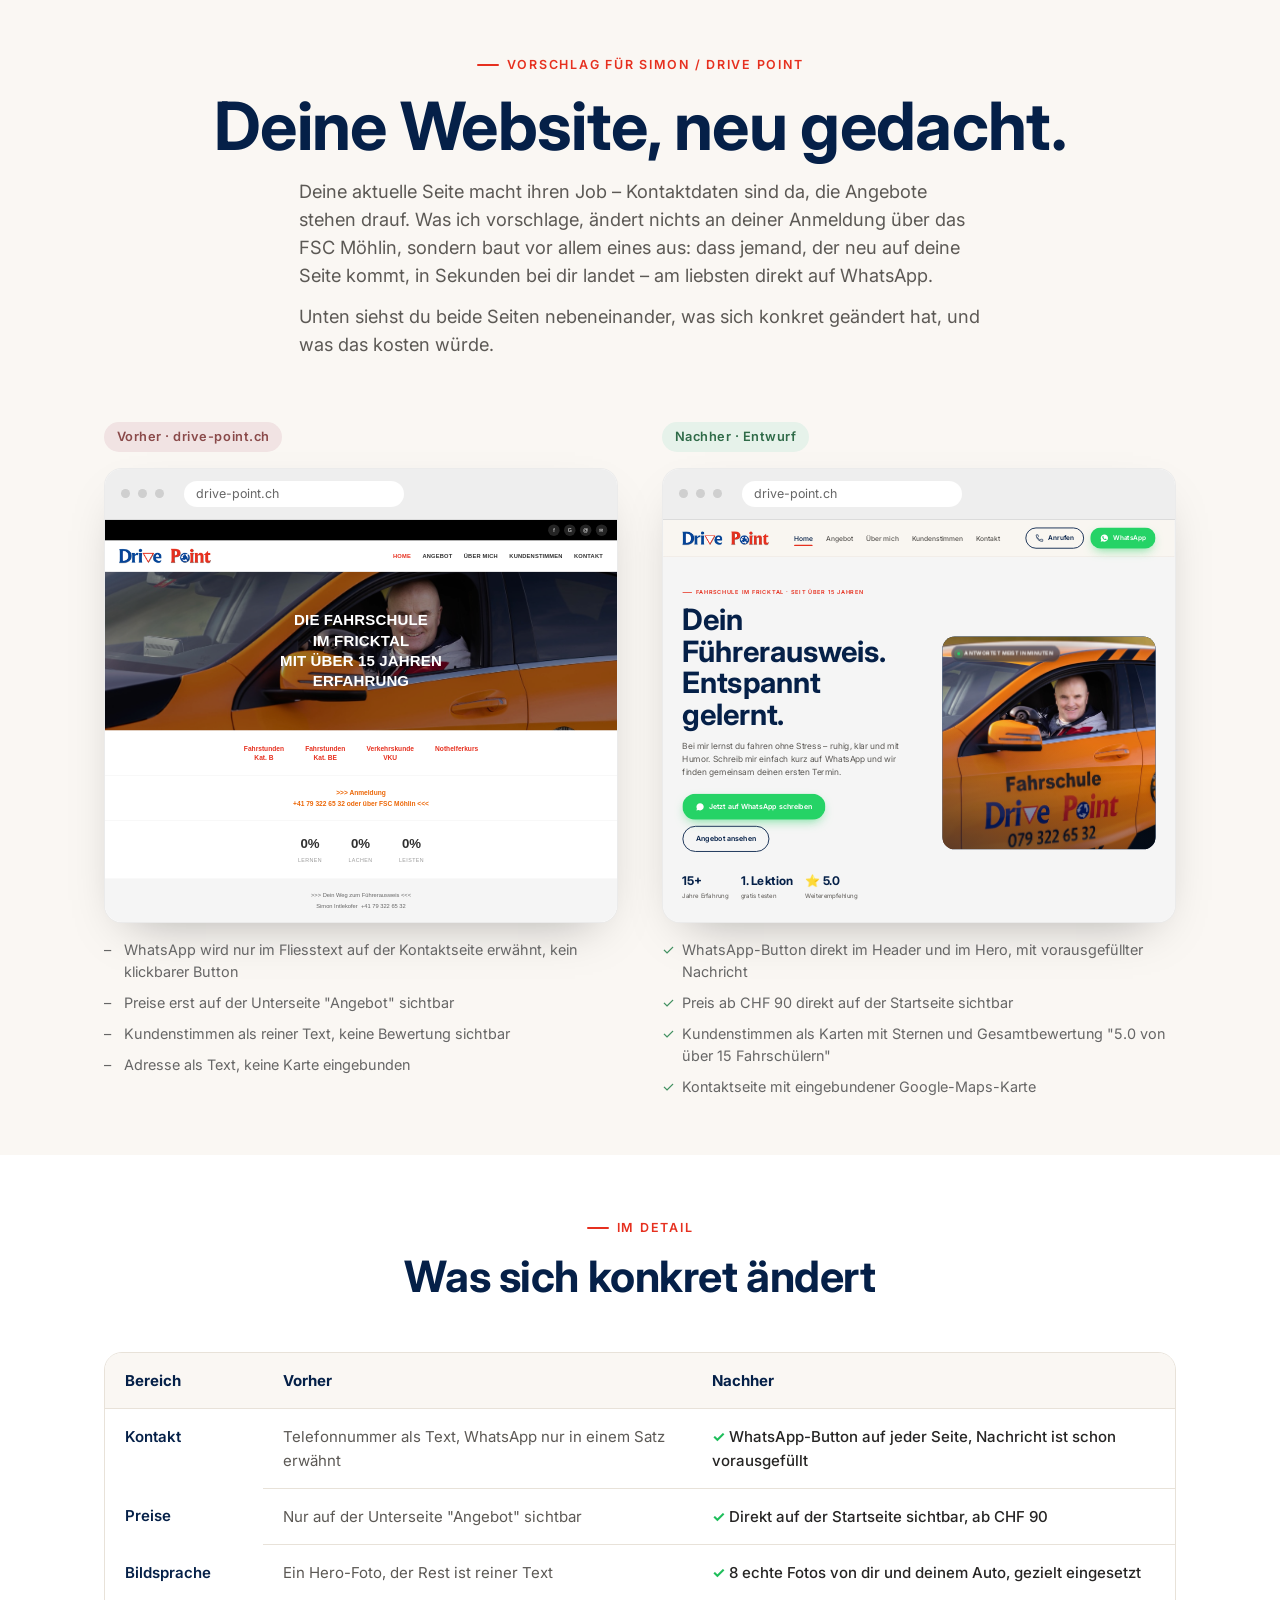
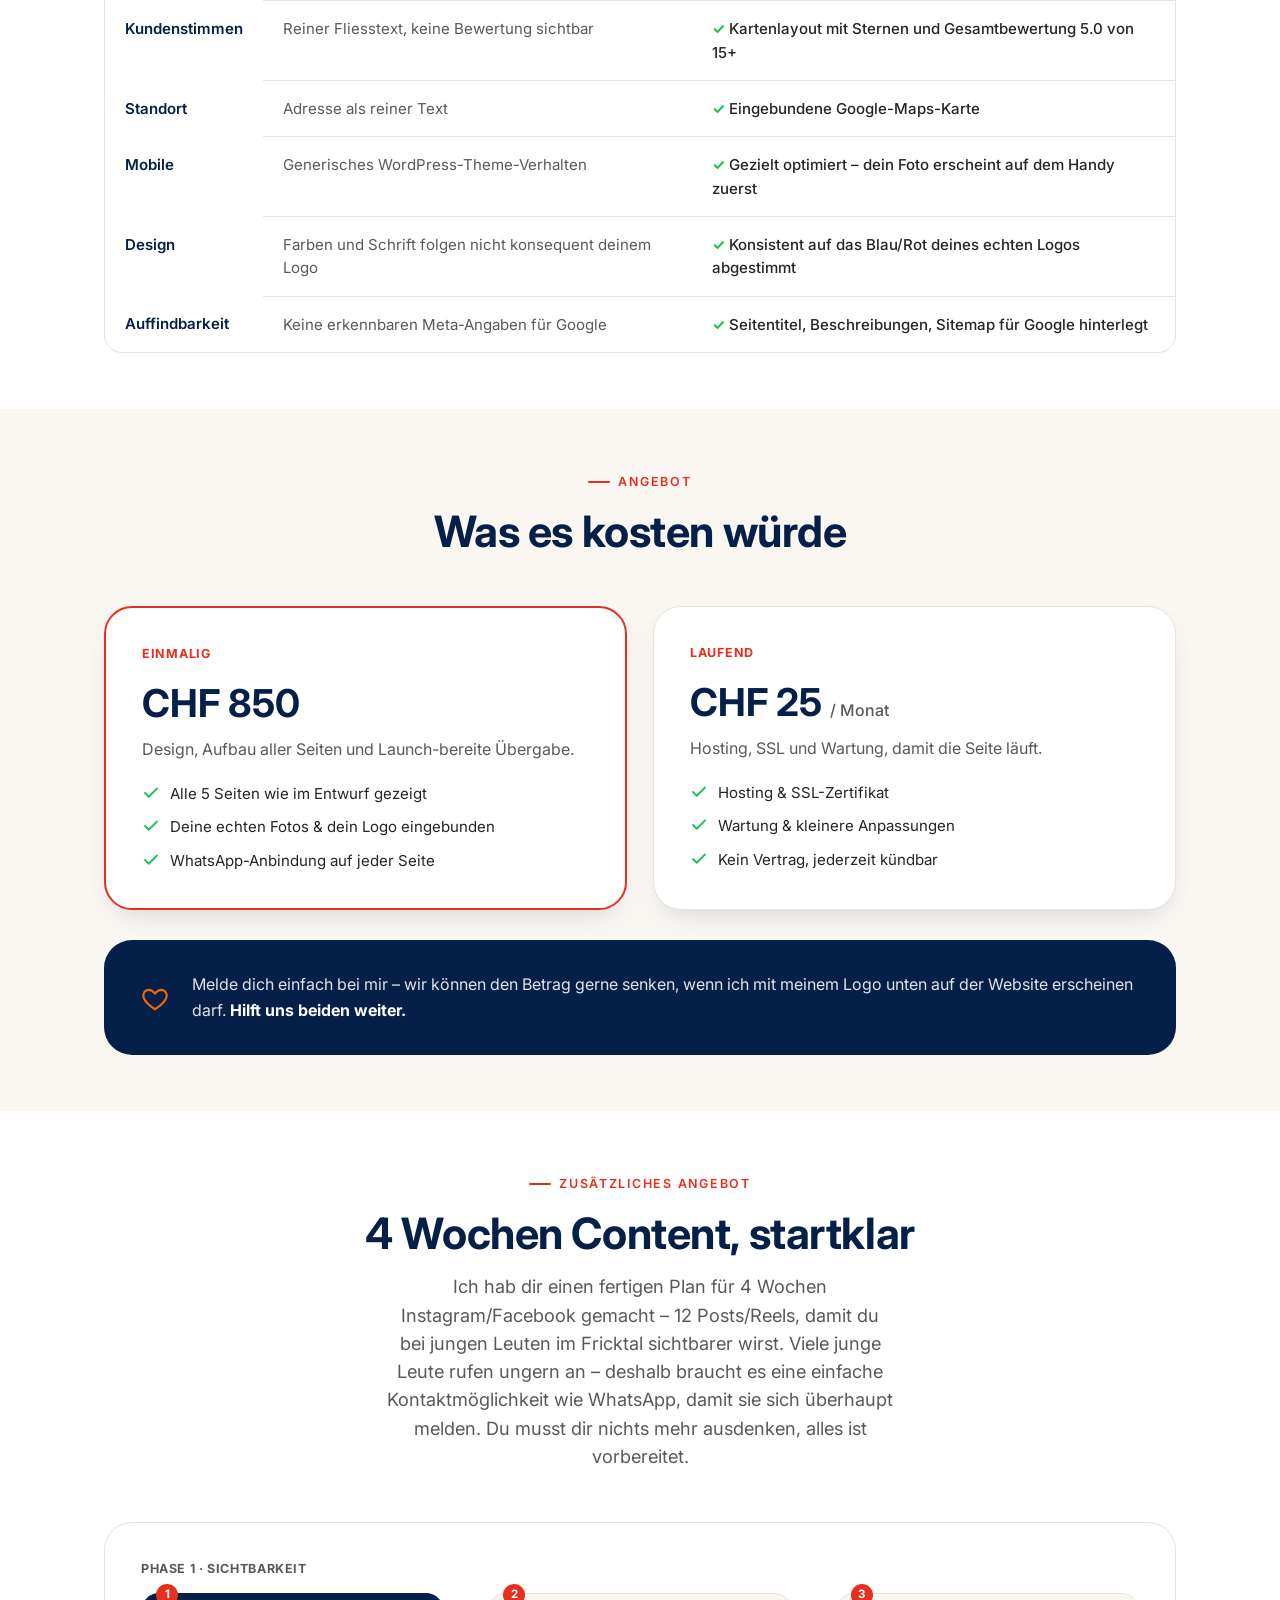
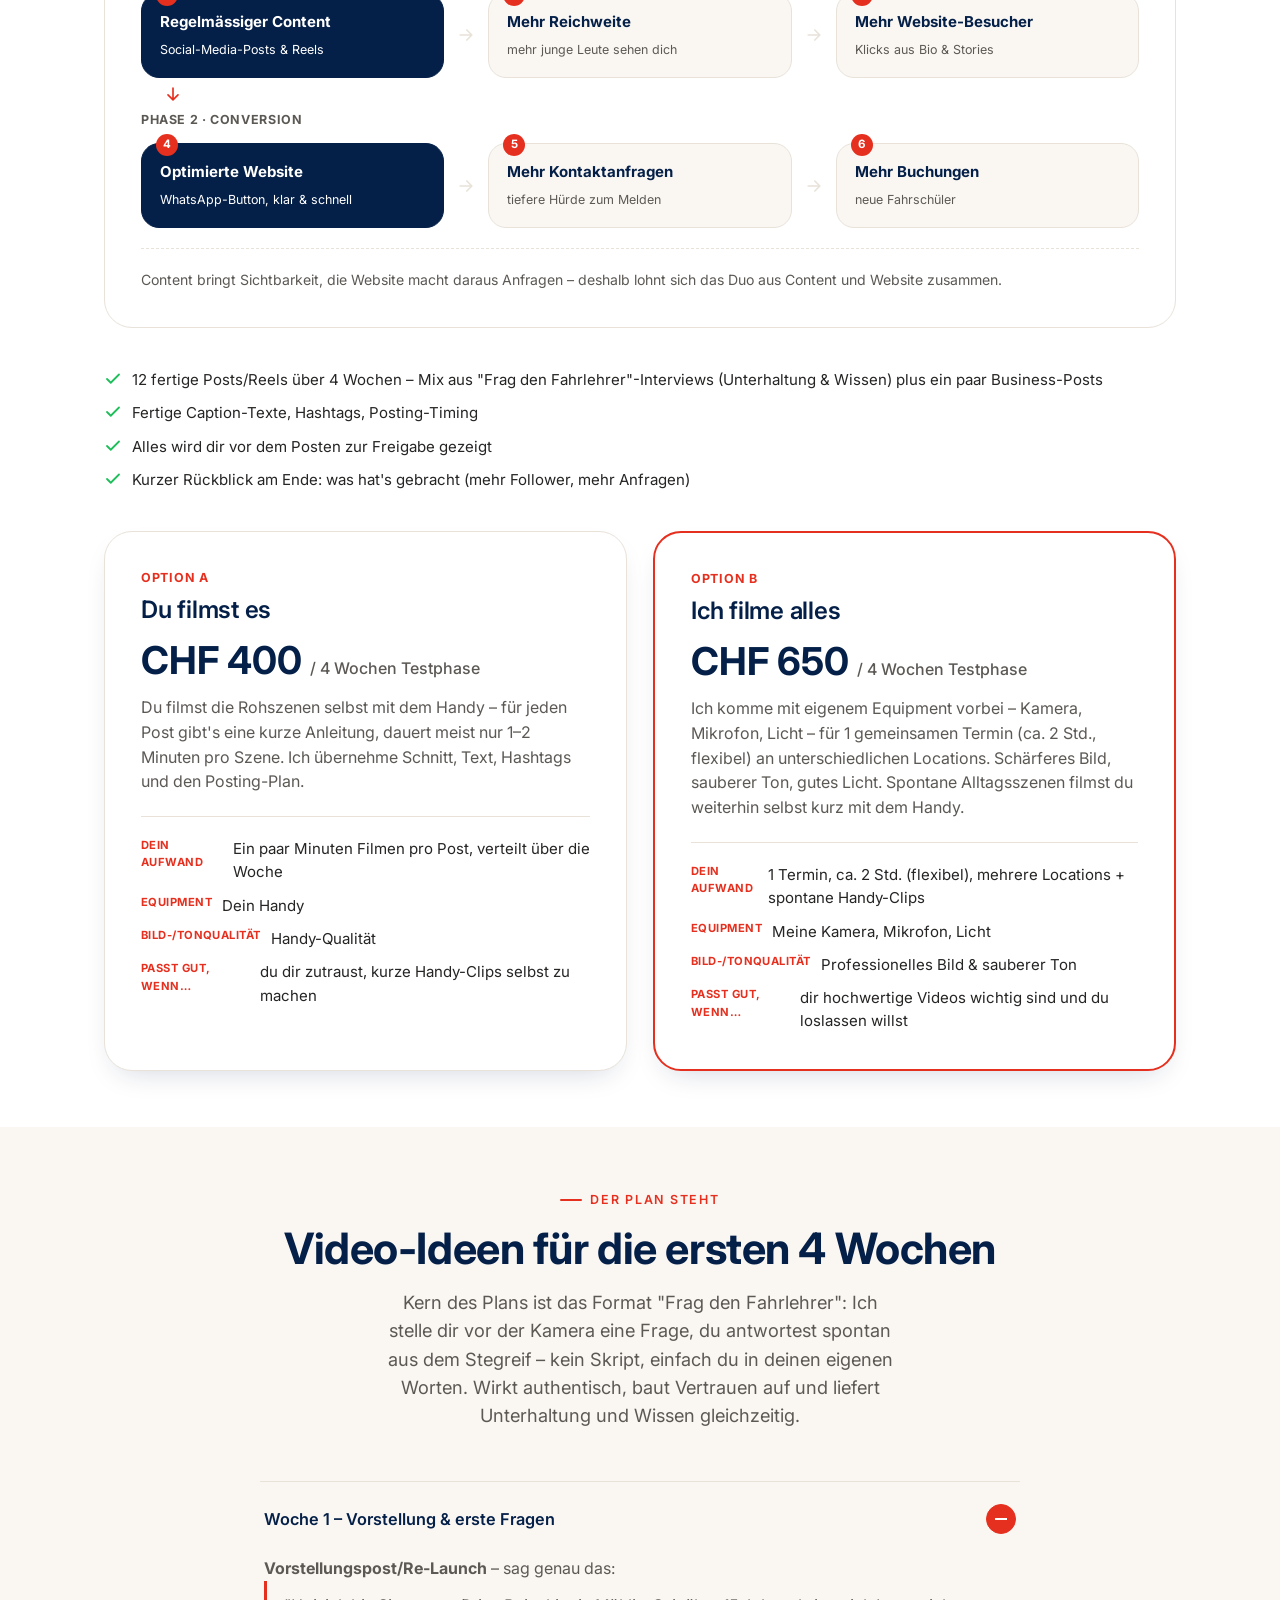
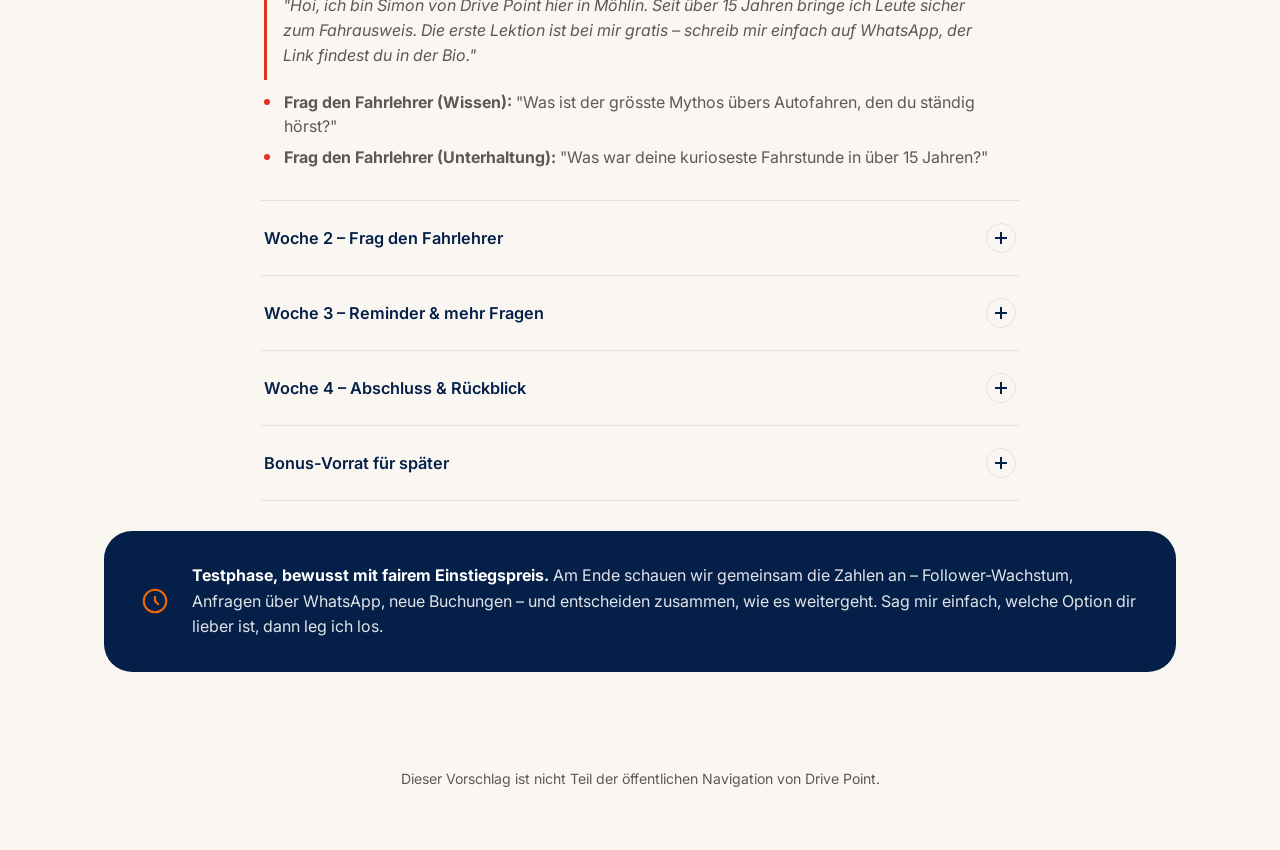
<file: pitch.html>
<!DOCTYPE html>
<html lang="de-CH">
<head>
<meta charset="UTF-8">
<meta name="viewport" content="width=device-width, initial-scale=1.0">
<title>Vorschlag für Drive Point – Simon Intlekofer</title>
<meta name="robots" content="noindex, nofollow">
<link rel="icon" type="image/png" sizes="32x32" href="assets/img/favicon-32.png">
<link rel="preconnect" href="https://fonts.googleapis.com">
<link rel="preconnect" href="https://fonts.gstatic.com" crossorigin>
<link href="https://fonts.googleapis.com/css2?family=Space+Grotesk:wght@500;600;700&family=Inter:wght@400;500;600&display=swap" rel="stylesheet">
<link rel="stylesheet" href="css/style.css?v=5">
<link rel="stylesheet" href="css/pitch-mockup.css?v=3">
<link rel="stylesheet" href="css/pitch.css?v=3">
</head>
<body>

<main>

  <section class="pitch-header">
    <div class="container">
      <p class="eyebrow">Vorschlag für Simon / Drive Point</p>
      <h1>Deine Website, neu gedacht.</h1>
      <p class="lede">Deine aktuelle Seite macht ihren Job – Kontaktdaten sind da, die Angebote stehen drauf. Was ich vorschlage, ändert nichts an deiner Anmeldung über das FSC Möhlin, sondern baut vor allem eines aus: dass jemand, der neu auf deine Seite kommt, in Sekunden bei dir landet – am liebsten direkt auf WhatsApp.</p>
      <p class="lede">Unten siehst du beide Seiten nebeneinander, was sich konkret geändert hat, und was das kosten würde.</p>
    </div>
  </section>

  <section class="pitch-section">
    <div class="container">
      <div class="compare-grid">

        <div class="mockup-col">
          <span class="mockup-label mockup-label-old">Vorher · drive-point.ch</span>
          <div class="mockup-frame">
            <div class="mockup-bar">
              <span class="mockup-dot"></span><span class="mockup-dot"></span><span class="mockup-dot"></span>
              <span class="mockup-url">drive-point.ch</span>
            </div>
            <div class="mockup-viewport">
              <div class="mockup-scale old-mock">
                <div class="old-mock-topbar">
                  <span>f</span><span>G</span><span>@</span><span>✉</span>
                </div>
                <div class="old-mock-header">
                  <img class="old-mock-logo" src="assets/img/logo-drive-point.png" alt="">
                  <nav class="old-mock-nav">
                    <a>HOME</a><a>ANGEBOT</a><a>ÜBER MICH</a><a>KUNDENSTIMMEN</a><a>KONTAKT</a>
                  </nav>
                </div>
                <div class="old-mock-hero">
                  <img src="assets/img/simon-hero.jpg" alt="">
                  <div class="old-mock-hero-overlay">
                    <h1>DIE FAHRSCHULE<br>IM FRICKTAL<br>MIT ÜBER 15 JAHREN<br>ERFAHRUNG</h1>
                  </div>
                </div>
                <div class="old-mock-links">
                  <span>Fahrstunden<br>Kat. B</span>
                  <span>Fahrstunden<br>Kat. BE</span>
                  <span>Verkehrskunde<br>VKU</span>
                  <span>Nothelferkurs</span>
                </div>
                <div class="old-mock-cta">
                  &gt;&gt;&gt; Anmeldung<br>+41 79 322 65 32 oder über FSC Möhlin &lt;&lt;&lt;
                </div>
                <div class="old-mock-stats">
                  <div><strong>0%</strong><span>LERNEN</span></div>
                  <div><strong>0%</strong><span>LACHEN</span></div>
                  <div><strong>0%</strong><span>LEISTEN</span></div>
                </div>
                <div class="old-mock-footer">
                  &gt;&gt;&gt; Dein Weg zum Führerausweis &lt;&lt;&lt;<br>
                  Simon Intlekofer&nbsp; +41 79 322 65 32
                </div>
              </div>
            </div>
          </div>
          <ul class="mockup-notes">
            <li>WhatsApp wird nur im Fliesstext auf der Kontaktseite erwähnt, kein klickbarer Button</li>
            <li>Preise erst auf der Unterseite "Angebot" sichtbar</li>
            <li>Kundenstimmen als reiner Text, keine Bewertung sichtbar</li>
            <li>Adresse als Text, keine Karte eingebunden</li>
          </ul>
        </div>

        <div class="mockup-col">
          <span class="mockup-label mockup-label-new">Nachher · Entwurf</span>
          <div class="mockup-frame">
            <div class="mockup-bar">
              <span class="mockup-dot"></span><span class="mockup-dot"></span><span class="mockup-dot"></span>
              <span class="mockup-url">drive-point.ch</span>
            </div>
            <div class="mockup-viewport">
              <div class="mockup-scale new-mock">
                <header class="site-header">
                  <div class="container">
                    <a href="#" class="logo">
                      <img src="assets/img/logo-drive-point.png" alt="Drive Point Fahrschule Logo" class="logo-img">
                    </a>
                    <nav class="main-nav">
                      <ul class="nav-links">
                        <li><a href="#" aria-current="page">Home</a></li>
                        <li><a href="#">Angebot</a></li>
                        <li><a href="#">Über mich</a></li>
                        <li><a href="#">Kundenstimmen</a></li>
                        <li><a href="#">Kontakt</a></li>
                      </ul>
                    </nav>
                    <div class="nav-cta">
                      <a href="#" class="btn btn-outline btn-outline-nav-phone">
                        <svg viewBox="0 0 24 24" fill="none"><path d="M6.6 10.8a15.5 15.5 0 0 0 6.6 6.6l2.2-2.2a1 1 0 0 1 1-.25 11 11 0 0 0 3.5.56 1 1 0 0 1 1 1V20a1 1 0 0 1-1 1A17 17 0 0 1 3 4a1 1 0 0 1 1-1h3.5a1 1 0 0 1 1 1 11 11 0 0 0 .56 3.5 1 1 0 0 1-.25 1z" stroke="currentColor" stroke-width="1.8" stroke-linejoin="round"/></svg>
                        Anrufen
                      </a>
                      <a href="#" class="btn btn-whatsapp">
                        <svg viewBox="0 0 24 24" fill="currentColor"><path d="M12.04 2C6.58 2 2.13 6.45 2.13 11.91c0 1.75.46 3.39 1.26 4.82L2 22l5.4-1.35a9.86 9.86 0 0 0 4.64 1.18h.01c5.46 0 9.91-4.45 9.91-9.91C21.96 6.45 17.51 2 12.04 2zm5.8 14.05c-.24.68-1.4 1.3-1.94 1.38-.5.08-1.12.11-1.8-.11-.42-.13-.96-.3-1.65-.6-2.9-1.25-4.8-4.17-4.94-4.36-.14-.19-1.18-1.57-1.18-3 0-1.42.75-2.12 1.02-2.41.26-.28.57-.36.76-.36h.55c.18 0 .42-.07.66.5.24.58.82 2 .89 2.15.07.14.12.31.02.5-.1.19-.15.31-.29.48-.15.17-.31.38-.44.51-.15.15-.3.31-.13.6.17.29.75 1.24 1.62 2 1.11.99 2.05 1.3 2.34 1.44.29.15.46.13.63-.08.17-.2.72-.84.92-1.13.19-.29.39-.24.65-.14.27.1 1.68.79 1.97.93.29.15.48.22.55.34.07.13.07.75-.17 1.44z"/></svg>
                        <span>WhatsApp</span>
                      </a>
                    </div>
                  </div>
                </header>
                <section class="hero">
                  <div class="container">
                    <div>
                      <p class="eyebrow">Fahrschule im Fricktal · seit über 15 Jahren</p>
                      <h1>Dein Führerausweis. <br>Entspannt gelernt.</h1>
                      <p class="lede">Bei mir lernst du fahren ohne Stress – ruhig, klar und mit Humor. Schreib mir einfach kurz auf WhatsApp und wir finden gemeinsam deinen ersten Termin.</p>
                      <div class="btn-row">
                        <a href="#" class="btn btn-whatsapp">
                          <svg viewBox="0 0 24 24" fill="currentColor"><path d="M12.04 2C6.58 2 2.13 6.45 2.13 11.91c0 1.75.46 3.39 1.26 4.82L2 22l5.4-1.35a9.86 9.86 0 0 0 4.64 1.18h.01c5.46 0 9.91-4.45 9.91-9.91C21.96 6.45 17.51 2 12.04 2z"/></svg>
                          Jetzt auf WhatsApp schreiben
                        </a>
                        <a href="#" class="btn btn-outline">Angebot ansehen</a>
                      </div>
                      <div class="hero-stats">
                        <div class="stat"><strong>15+</strong><span>Jahre Erfahrung</span></div>
                        <div class="stat"><strong>1. Lektion</strong><span>gratis testen</span></div>
                        <div class="stat"><strong>⭐ 5.0</strong><span>Weiterempfehlung</span></div>
                      </div>
                    </div>
                    <div class="hero-visual-wrap">
                      <div class="hero-visual">
                        <img src="assets/img/simon-hero.jpg" alt="Simon Intlekofer im Fahrschulauto">
                        <span class="hero-tag"><span class="pulse-dot"></span>Antwortet meist in Minuten</span>
                      </div>
                    </div>
                  </div>
                </section>
              </div>
            </div>
          </div>
          <ul class="mockup-notes mockup-notes-new">
            <li>WhatsApp-Button direkt im Header und im Hero, mit vorausgefüllter Nachricht</li>
            <li>Preis ab CHF 90 direkt auf der Startseite sichtbar</li>
            <li>Kundenstimmen als Karten mit Sternen und Gesamtbewertung "5.0 von über 15 Fahrschülern"</li>
            <li>Kontaktseite mit eingebundener Google-Maps-Karte</li>
          </ul>
        </div>

      </div>
    </div>
  </section>

  <section class="pitch-section section-white">
    <div class="container">
      <div class="section-head center">
        <p class="eyebrow center">Im Detail</p>
        <h2>Was sich konkret ändert</h2>
      </div>
      <div class="compare-table-wrap">
        <table class="compare-table">
          <thead>
            <tr><th>Bereich</th><th>Vorher</th><th>Nachher</th></tr>
          </thead>
          <tbody>
            <tr>
              <th scope="row">Kontakt</th>
              <td class="cell-old" data-label="Vorher">Telefonnummer als Text, WhatsApp nur in einem Satz erwähnt</td>
              <td class="cell-new" data-label="Nachher">WhatsApp-Button auf jeder Seite, Nachricht ist schon vorausgefüllt</td>
            </tr>
            <tr>
              <th scope="row">Preise</th>
              <td class="cell-old" data-label="Vorher">Nur auf der Unterseite "Angebot" sichtbar</td>
              <td class="cell-new" data-label="Nachher">Direkt auf der Startseite sichtbar, ab CHF 90</td>
            </tr>
            <tr>
              <th scope="row">Bildsprache</th>
              <td class="cell-old" data-label="Vorher">Ein Hero-Foto, der Rest ist reiner Text</td>
              <td class="cell-new" data-label="Nachher">8 echte Fotos von dir und deinem Auto, gezielt eingesetzt</td>
            </tr>
            <tr>
              <th scope="row">Kundenstimmen</th>
              <td class="cell-old" data-label="Vorher">Reiner Fliesstext, keine Bewertung sichtbar</td>
              <td class="cell-new" data-label="Nachher">Kartenlayout mit Sternen und Gesamtbewertung 5.0 von 15+</td>
            </tr>
            <tr>
              <th scope="row">Standort</th>
              <td class="cell-old" data-label="Vorher">Adresse als reiner Text</td>
              <td class="cell-new" data-label="Nachher">Eingebundene Google-Maps-Karte</td>
            </tr>
            <tr>
              <th scope="row">Mobile</th>
              <td class="cell-old" data-label="Vorher">Generisches WordPress-Theme-Verhalten</td>
              <td class="cell-new" data-label="Nachher">Gezielt optimiert – dein Foto erscheint auf dem Handy zuerst</td>
            </tr>
            <tr>
              <th scope="row">Design</th>
              <td class="cell-old" data-label="Vorher">Farben und Schrift folgen nicht konsequent deinem Logo</td>
              <td class="cell-new" data-label="Nachher">Konsistent auf das Blau/Rot deines echten Logos abgestimmt</td>
            </tr>
            <tr>
              <th scope="row">Auffindbarkeit</th>
              <td class="cell-old" data-label="Vorher">Keine erkennbaren Meta-Angaben für Google</td>
              <td class="cell-new" data-label="Nachher">Seitentitel, Beschreibungen, Sitemap für Google hinterlegt</td>
            </tr>
          </tbody>
        </table>
      </div>
    </div>
  </section>

  <section class="pitch-section">
    <div class="container">
      <div class="section-head center">
        <p class="eyebrow center">Angebot</p>
        <h2>Was es kosten würde</h2>
      </div>
      <div class="pricing-grid">
        <div class="price-offer-card featured">
          <p class="kicker">Einmalig</p>
          <p class="amount">CHF 850</p>
          <p class="desc">Design, Aufbau aller Seiten und Launch-bereite Übergabe.</p>
          <ul>
            <li><svg viewBox="0 0 24 24" fill="none"><path d="M4 12l5 5L20 6" stroke="currentColor" stroke-width="2.4" stroke-linecap="round" stroke-linejoin="round"/></svg>Alle 5 Seiten wie im Entwurf gezeigt</li>
            <li><svg viewBox="0 0 24 24" fill="none"><path d="M4 12l5 5L20 6" stroke="currentColor" stroke-width="2.4" stroke-linecap="round" stroke-linejoin="round"/></svg>Deine echten Fotos & dein Logo eingebunden</li>
            <li><svg viewBox="0 0 24 24" fill="none"><path d="M4 12l5 5L20 6" stroke="currentColor" stroke-width="2.4" stroke-linecap="round" stroke-linejoin="round"/></svg>WhatsApp-Anbindung auf jeder Seite</li>
          </ul>
        </div>
        <div class="price-offer-card">
          <p class="kicker">Laufend</p>
          <p class="amount">CHF 25 <span>/ Monat</span></p>
          <p class="desc">Hosting, SSL und Wartung, damit die Seite läuft.</p>
          <ul>
            <li><svg viewBox="0 0 24 24" fill="none"><path d="M4 12l5 5L20 6" stroke="currentColor" stroke-width="2.4" stroke-linecap="round" stroke-linejoin="round"/></svg>Hosting & SSL-Zertifikat</li>
            <li><svg viewBox="0 0 24 24" fill="none"><path d="M4 12l5 5L20 6" stroke="currentColor" stroke-width="2.4" stroke-linecap="round" stroke-linejoin="round"/></svg>Wartung & kleinere Anpassungen</li>
            <li><svg viewBox="0 0 24 24" fill="none"><path d="M4 12l5 5L20 6" stroke="currentColor" stroke-width="2.4" stroke-linecap="round" stroke-linejoin="round"/></svg>Kein Vertrag, jederzeit kündbar</li>
          </ul>
        </div>
      </div>

      <div class="pitch-note">
        <svg viewBox="0 0 24 24" fill="none"><path d="M12 21s-7-4.35-9-9c-1.4-3.2 1-6.5 4-6.5 2 0 3.5 1.2 5 3 1.5-1.8 3-3 5-3 3 0 5.4 3.3 4 6.5-2 4.65-9 9-9 9z" stroke="currentColor" stroke-width="1.7" stroke-linejoin="round"/></svg>
        <p>Melde dich einfach bei mir – wir können den Betrag gerne senken, wenn ich mit meinem Logo unten auf der Website erscheinen darf. <strong>Hilft uns beiden weiter.</strong></p>
      </div>
    </div>
  </section>

  <!-- CONTENT PAKET -->
  <section class="pitch-section section-white">
    <div class="container">
      <div class="section-head center">
        <p class="eyebrow center">Zusätzliches Angebot</p>
        <h2>4 Wochen Content, startklar</h2>
        <p class="lede center" style="margin:16px auto 0;">Ich hab dir einen fertigen Plan für 4 Wochen Instagram/Facebook gemacht – 12 Posts/Reels, damit du bei jungen Leuten im Fricktal sichtbarer wirst. Viele junge Leute rufen ungern an – deshalb braucht es eine einfache Kontaktmöglichkeit wie WhatsApp, damit sie sich überhaupt melden. Du musst dir nichts mehr ausdenken, alles ist vorbereitet.</p>
      </div>

      <div class="content-flow">
        <div class="content-flow-label">Phase 1 · Sichtbarkeit</div>
        <div class="content-flow-row">
          <div class="content-flow-step highlight">
            <span class="step-num">1</span>
            <strong>Regelmässiger Content</strong>
            <span>Social-Media-Posts & Reels</span>
          </div>
          <div class="content-flow-arrow"><svg viewBox="0 0 24 24" fill="none"><path d="M5 12h14M13 6l6 6-6 6" stroke="currentColor" stroke-width="2" stroke-linecap="round" stroke-linejoin="round"/></svg></div>
          <div class="content-flow-step">
            <span class="step-num">2</span>
            <strong>Mehr Reichweite</strong>
            <span>mehr junge Leute sehen dich</span>
          </div>
          <div class="content-flow-arrow"><svg viewBox="0 0 24 24" fill="none"><path d="M5 12h14M13 6l6 6-6 6" stroke="currentColor" stroke-width="2" stroke-linecap="round" stroke-linejoin="round"/></svg></div>
          <div class="content-flow-step">
            <span class="step-num">3</span>
            <strong>Mehr Website-Besucher</strong>
            <span>Klicks aus Bio & Stories</span>
          </div>
        </div>

        <div class="content-flow-connector"><svg viewBox="0 0 24 24" fill="none" style="transform:rotate(90deg);"><path d="M5 12h14M13 6l6 6-6 6" stroke="currentColor" stroke-width="2" stroke-linecap="round" stroke-linejoin="round"/></svg></div>

        <div class="content-flow-label">Phase 2 · Conversion</div>
        <div class="content-flow-row">
          <div class="content-flow-step highlight">
            <span class="step-num">4</span>
            <strong>Optimierte Website</strong>
            <span>WhatsApp-Button, klar & schnell</span>
          </div>
          <div class="content-flow-arrow"><svg viewBox="0 0 24 24" fill="none"><path d="M5 12h14M13 6l6 6-6 6" stroke="currentColor" stroke-width="2" stroke-linecap="round" stroke-linejoin="round"/></svg></div>
          <div class="content-flow-step">
            <span class="step-num">5</span>
            <strong>Mehr Kontaktanfragen</strong>
            <span>tiefere Hürde zum Melden</span>
          </div>
          <div class="content-flow-arrow"><svg viewBox="0 0 24 24" fill="none"><path d="M5 12h14M13 6l6 6-6 6" stroke="currentColor" stroke-width="2" stroke-linecap="round" stroke-linejoin="round"/></svg></div>
          <div class="content-flow-step">
            <span class="step-num">6</span>
            <strong>Mehr Buchungen</strong>
            <span>neue Fahrschüler</span>
          </div>
        </div>

        <p class="content-flow-caption">Content bringt Sichtbarkeit, die Website macht daraus Anfragen – deshalb lohnt sich das Duo aus Content und Website zusammen.</p>
      </div>

      <ul class="included-list">
        <li><svg viewBox="0 0 24 24" fill="none"><path d="M4 12l5 5L20 6" stroke="currentColor" stroke-width="2.4" stroke-linecap="round" stroke-linejoin="round"/></svg>12 fertige Posts/Reels über 4 Wochen – Mix aus "Frag den Fahrlehrer"-Interviews (Unterhaltung & Wissen) plus ein paar Business-Posts</li>
        <li><svg viewBox="0 0 24 24" fill="none"><path d="M4 12l5 5L20 6" stroke="currentColor" stroke-width="2.4" stroke-linecap="round" stroke-linejoin="round"/></svg>Fertige Caption-Texte, Hashtags, Posting-Timing</li>
        <li><svg viewBox="0 0 24 24" fill="none"><path d="M4 12l5 5L20 6" stroke="currentColor" stroke-width="2.4" stroke-linecap="round" stroke-linejoin="round"/></svg>Alles wird dir vor dem Posten zur Freigabe gezeigt</li>
        <li><svg viewBox="0 0 24 24" fill="none"><path d="M4 12l5 5L20 6" stroke="currentColor" stroke-width="2.4" stroke-linecap="round" stroke-linejoin="round"/></svg>Kurzer Rückblick am Ende: was hat's gebracht (mehr Follower, mehr Anfragen)</li>
      </ul>

      <div class="pricing-grid">
        <div class="price-offer-card">
          <p class="kicker">Option A</p>
          <h3 style="margin-bottom:8px;">Du filmst es</h3>
          <p class="amount">CHF 400 <span>/ 4 Wochen Testphase</span></p>
          <p class="desc">Du filmst die Rohszenen selbst mit dem Handy – für jeden Post gibt's eine kurze Anleitung, dauert meist nur 1–2 Minuten pro Szene. Ich übernehme Schnitt, Text, Hashtags und den Posting-Plan.</p>
          <ul class="content-option-facts">
            <li><span>Dein Aufwand</span>Ein paar Minuten Filmen pro Post, verteilt über die Woche</li>
            <li><span>Equipment</span>Dein Handy</li>
            <li><span>Bild-/Tonqualität</span>Handy-Qualität</li>
            <li><span>Passt gut, wenn…</span>du dir zutraust, kurze Handy-Clips selbst zu machen</li>
          </ul>
        </div>
        <div class="price-offer-card featured">
          <p class="kicker">Option B</p>
          <h3 style="margin-bottom:8px;">Ich filme alles</h3>
          <p class="amount">CHF 650 <span>/ 4 Wochen Testphase</span></p>
          <p class="desc">Ich komme mit eigenem Equipment vorbei – Kamera, Mikrofon, Licht – für 1 gemeinsamen Termin (ca. 2 Std., flexibel) an unterschiedlichen Locations. Schärferes Bild, sauberer Ton, gutes Licht. Spontane Alltagsszenen filmst du weiterhin selbst kurz mit dem Handy.</p>
          <ul class="content-option-facts">
            <li><span>Dein Aufwand</span>1 Termin, ca. 2 Std. (flexibel), mehrere Locations + spontane Handy-Clips</li>
            <li><span>Equipment</span>Meine Kamera, Mikrofon, Licht</li>
            <li><span>Bild-/Tonqualität</span>Professionelles Bild & sauberer Ton</li>
            <li><span>Passt gut, wenn…</span>dir hochwertige Videos wichtig sind und du loslassen willst</li>
          </ul>
        </div>
      </div>
    </div>
  </section>

  <!-- VIDEO-IDEEN -->
  <section class="pitch-section">
    <div class="container">
      <div class="section-head center">
        <p class="eyebrow center">Der Plan steht</p>
        <h2>Video-Ideen für die ersten 4 Wochen</h2>
        <p class="lede center" style="margin:16px auto 0;">Kern des Plans ist das Format "Frag den Fahrlehrer": Ich stelle dir vor der Kamera eine Frage, du antwortest spontan aus dem Stegreif – kein Skript, einfach du in deinen eigenen Worten. Wirkt authentisch, baut Vertrauen auf und liefert Unterhaltung und Wissen gleichzeitig.</p>
      </div>

      <div class="accordion" style="max-width:760px; margin:0 auto;">
        <div class="acc-item open">
          <button class="acc-trigger"><span>Woche 1 – Vorstellung & erste Fragen</span><span class="plus"></span></button>
          <div class="acc-panel" style="max-height:600px;">
            <div class="acc-panel-inner">
              <p><strong>Vorstellungspost/Re-Launch</strong> – sag genau das:</p>
              <p class="script-line">"Hoi, ich bin Simon von Drive Point hier in Möhlin. Seit über 15 Jahren bringe ich Leute sicher zum Fahrausweis. Die erste Lektion ist bei mir gratis – schreib mir einfach auf WhatsApp, der Link findest du in der Bio."</p>
              <ul>
                <li><strong>Frag den Fahrlehrer (Wissen):</strong> "Was ist der grösste Mythos übers Autofahren, den du ständig hörst?"</li>
                <li><strong>Frag den Fahrlehrer (Unterhaltung):</strong> "Was war deine kurioseste Fahrstunde in über 15 Jahren?"</li>
              </ul>
            </div>
          </div>
        </div>

        <div class="acc-item">
          <button class="acc-trigger"><span>Woche 2 – Frag den Fahrlehrer</span><span class="plus"></span></button>
          <div class="acc-panel">
            <div class="acc-panel-inner">
              <ul>
                <li>"Wie fühlt es sich an, wenn einer deiner Schüler die Prüfung besteht?"</li>
                <li><strong>Wissen:</strong> "Was sagen deine Schüler dir jeweils – was hilft ihnen bei dir am meisten?"</li>
                <li><strong>Unterhaltung:</strong> "Was war dein peinlichster Moment als Fahrlehrer?"</li>
              </ul>
              <p style="margin-top:10px; font-size:0.85rem;">Im ersten Anlauf bewusst ohne Schülerauftritt – echte Schüler bauen wir später mit ein.</p>
            </div>
          </div>
        </div>

        <div class="acc-item">
          <button class="acc-trigger"><span>Woche 3 – Reminder & mehr Fragen</span><span class="plus"></span></button>
          <div class="acc-panel">
            <div class="acc-panel-inner">
              <p><strong>Reminder/Lehrbeginn-Post</strong> – sag genau das:</p>
              <p class="script-line">"Noch ein paar Plätze frei für den Herbst – gerade jetzt zum Lehrbeginn ein guter Zeitpunkt, um mit dem Fahrausweis zu starten. Schreib mir auf WhatsApp für deinen Wunschtermin."</p>
              <ul>
                <li><strong>Wissen:</strong> "Was ist der teuerste Fehler, den Fahranfänger machen?"</li>
                <li><strong>Unterhaltung:</strong> "Welcher Schüler hat dich am meisten überrascht?"</li>
              </ul>
            </div>
          </div>
        </div>

        <div class="acc-item">
          <button class="acc-trigger"><span>Woche 4 – Abschluss & Rückblick</span><span class="plus"></span></button>
          <div class="acc-panel">
            <div class="acc-panel-inner">
              <ul>
                <li><strong>Wissen:</strong> "Was kostet der Fahrausweis am Ende wirklich, realistisch gerechnet?"</li>
                <li><strong>Unterhaltung:</strong> "Was ist der lustigste Spruch, den ein Schüler am Steuer zu dir gesagt hat?"</li>
                <li><strong>Monats-Rückblick:</strong> kein Sprechtext nötig – Karussell-Post mit den besten Fotos/Clips aus den letzten Wochen, ich stelle das zusammen</li>
              </ul>
            </div>
          </div>
        </div>

        <div class="acc-item">
          <button class="acc-trigger"><span>Bonus-Vorrat für später</span><span class="plus"></span></button>
          <div class="acc-panel">
            <div class="acc-panel-inner">
              <p>Falls wir nach der Testphase dranbleiben:</p>
              <ul>
                <li>Woran erkennst du schon nach der ersten Lektion, ob jemand sicher fahren wird?</li>
                <li>Automatik oder Schaltung – was lernt man wirklich schneller?</li>
                <li>Was ist dein Geheimtipp für die Prüfung, den kaum jemand kennt?</li>
                <li>Was hat sich am Autofahren bzw. an der Prüfung in den letzten 15 Jahren am meisten verändert?</li>
                <li>Was würdest du selbst nie am Steuer tun, egal was passiert?</li>
              </ul>
            </div>
          </div>
        </div>
      </div>

      <div class="pitch-note">
        <svg viewBox="0 0 24 24" fill="none"><path d="M12 8v4l3 3M21 12a9 9 0 1 1-18 0 9 9 0 0 1 18 0z" stroke="currentColor" stroke-width="1.7" stroke-linejoin="round"/></svg>
        <p><strong>Testphase, bewusst mit fairem Einstiegspreis.</strong> Am Ende schauen wir gemeinsam die Zahlen an – Follower-Wachstum, Anfragen über WhatsApp, neue Buchungen – und entscheiden zusammen, wie es weitergeht. Sag mir einfach, welche Option dir lieber ist, dann leg ich los.</p>
      </div>
    </div>
  </section>

  <p class="pitch-footer">Dieser Vorschlag ist nicht Teil der öffentlichen Navigation von Drive Point.</p>

</main>

<script src="js/main.js?v=2"></script>
<script src="js/mockup-fit.js"></script>
</body>
</html>
</file>
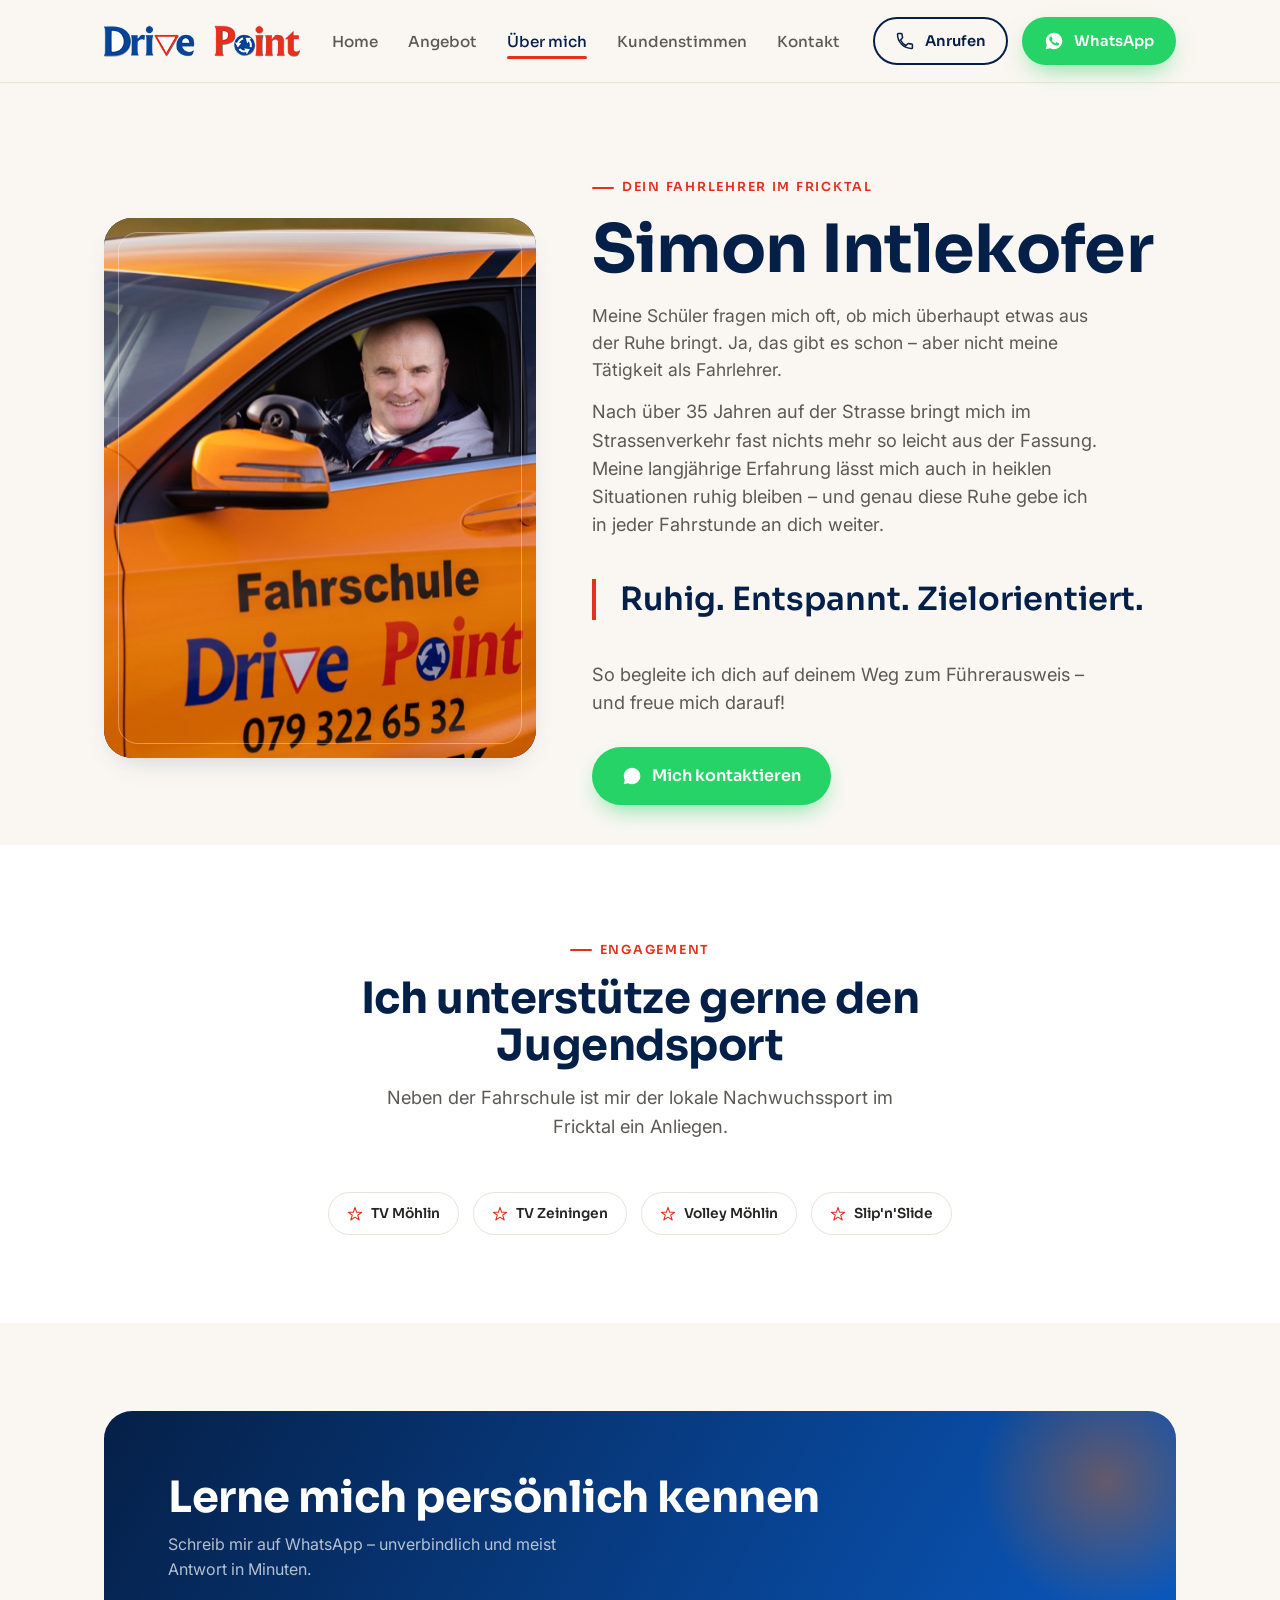
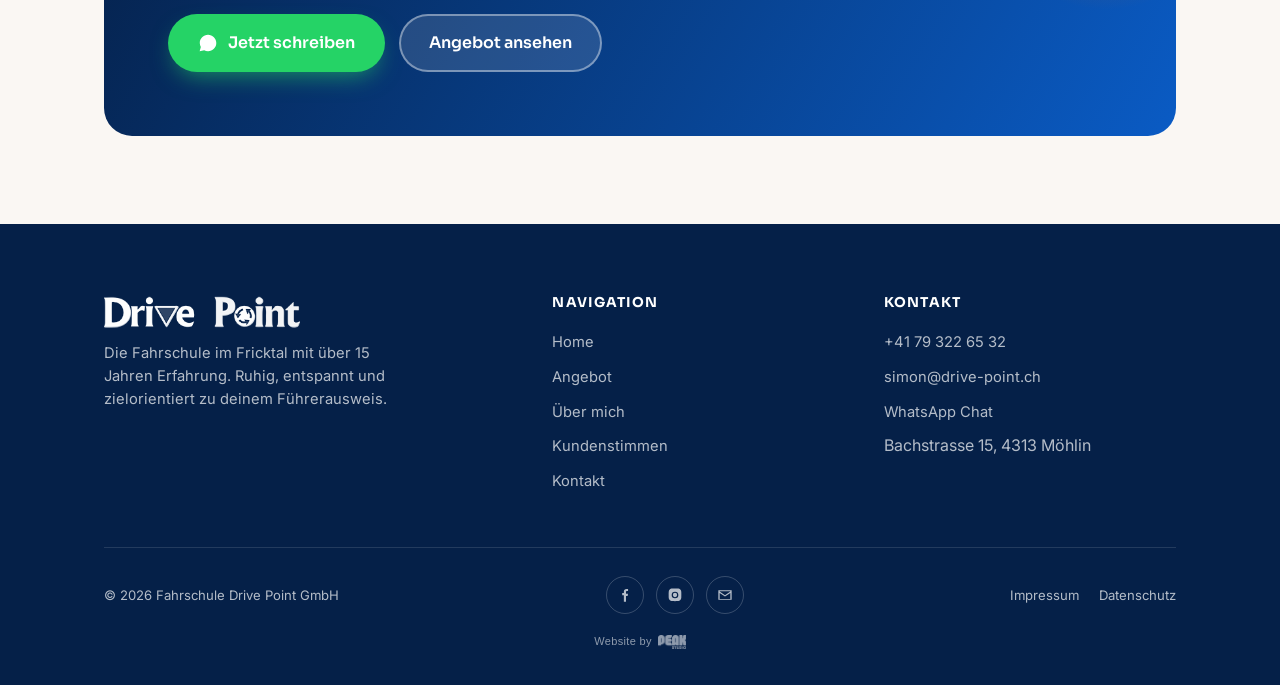
<file: ueber-mich.html>
<!DOCTYPE html>
<html lang="de-CH">
<head>
<meta charset="UTF-8">
<meta name="viewport" content="width=device-width, initial-scale=1.0">
<title>Über mich – Simon Intlekofer | Drive Point</title>
<meta name="description" content="Lerne Simon Intlekofer kennen – deinen Fahrlehrer im Fricktal. Ruhig, entspannt, zielorientiert.">
<link rel="canonical" href="https://drive-point.ch/ueber-mich.html">
<meta property="og:type" content="website">
<meta property="og:site_name" content="Drive Point Fahrschule">
<meta property="og:locale" content="de_CH">
<meta property="og:title" content="Über mich – Simon Intlekofer | Drive Point">
<meta property="og:description" content="Lerne Simon Intlekofer kennen – deinen Fahrlehrer im Fricktal. Ruhig, entspannt, zielorientiert.">
<meta property="og:url" content="https://drive-point.ch/ueber-mich.html">
<meta property="og:image" content="https://drive-point.ch/assets/img/og-image.jpg">
<meta property="og:image:width" content="1200">
<meta property="og:image:height" content="630">
<meta name="twitter:card" content="summary_large_image">
<meta name="twitter:title" content="Über mich – Simon Intlekofer | Drive Point">
<meta name="twitter:description" content="Lerne Simon Intlekofer kennen – deinen Fahrlehrer im Fricktal.">
<meta name="twitter:image" content="https://drive-point.ch/assets/img/og-image.jpg">
<link rel="icon" type="image/png" sizes="32x32" href="assets/img/favicon-32.png">
<link rel="icon" type="image/png" sizes="16x16" href="assets/img/favicon-16.png">
<link rel="apple-touch-icon" sizes="180x180" href="assets/img/favicon-180.png">
<link rel="preconnect" href="https://fonts.googleapis.com">
<link rel="preconnect" href="https://fonts.gstatic.com" crossorigin>
<link href="https://fonts.googleapis.com/css2?family=Sora:wght@500;600;700;800&family=Inter:wght@400;500;600&display=swap" rel="stylesheet">
<link rel="stylesheet" href="css/style.css?v=14">
</head>
<body>

<header class="site-header">
  <div class="container">
    <a href="index.html" class="logo">
      <img src="assets/img/logo-drive-point.png" alt="Drive Point Fahrschule Logo" class="logo-img">
    </a>
    <nav class="main-nav">
      <ul class="nav-links">
        <li><a href="index.html">Home</a></li>
        <li><a href="angebot.html">Angebot</a></li>
        <li><a href="ueber-mich.html" aria-current="page">Über mich</a></li>
        <li><a href="kundenstimmen.html">Kundenstimmen</a></li>
        <li><a href="kontakt.html">Kontakt</a></li>
      </ul>
    </nav>
    <div class="nav-cta">
      <a href="tel:+41793226532" class="btn btn-outline btn-outline-nav-phone">
        <svg viewBox="0 0 24 24" fill="none"><path d="M6.6 10.8a15.5 15.5 0 0 0 6.6 6.6l2.2-2.2a1 1 0 0 1 1-.25 11 11 0 0 0 3.5.56 1 1 0 0 1 1 1V20a1 1 0 0 1-1 1A17 17 0 0 1 3 4a1 1 0 0 1 1-1h3.5a1 1 0 0 1 1 1 11 11 0 0 0 .56 3.5 1 1 0 0 1-.25 1z" stroke="currentColor" stroke-width="1.8" stroke-linejoin="round"/></svg>
        Anrufen
      </a>
      <a href="https://wa.me/41793226532?text=Hoi%20Simon%2C%20ich%20interessiere%20mich%20f%C3%BCr%20Fahrstunden%20%F0%9F%9A%97" target="_blank" rel="noopener" class="btn btn-whatsapp">
        <svg viewBox="0 0 24 24" fill="currentColor"><path d="M12.04 2C6.58 2 2.13 6.45 2.13 11.91c0 1.75.46 3.39 1.26 4.82L2 22l5.4-1.35a9.86 9.86 0 0 0 4.64 1.18h.01c5.46 0 9.91-4.45 9.91-9.91C21.96 6.45 17.51 2 12.04 2zm5.8 14.05c-.24.68-1.4 1.3-1.94 1.38-.5.08-1.12.11-1.8-.11-.42-.13-.96-.3-1.65-.6-2.9-1.25-4.8-4.17-4.94-4.36-.14-.19-1.18-1.57-1.18-3 0-1.42.75-2.12 1.02-2.41.26-.28.57-.36.76-.36h.55c.18 0 .42-.07.66.5.24.58.82 2 .89 2.15.07.14.12.31.02.5-.1.19-.15.31-.29.48-.15.17-.31.38-.44.51-.15.15-.3.31-.13.6.17.29.75 1.24 1.62 2 1.11.99 2.05 1.3 2.34 1.44.29.15.46.13.63-.08.17-.2.72-.84.92-1.13.19-.29.39-.24.65-.14.27.1 1.68.79 1.97.93.29.15.48.22.55.34.07.13.07.75-.17 1.44z"/></svg>
        <span>WhatsApp</span>
      </a>
    </div>
    <button class="nav-toggle" aria-label="Menü öffnen">
      <svg viewBox="0 0 24 24" fill="none"><path d="M4 6h16M4 12h16M4 18h16" stroke="currentColor" stroke-width="2" stroke-linecap="round"/></svg>
    </button>
  </div>
</header>

<main>

  <section style="padding-bottom:40px;">
    <div class="container">
      <div class="about-hero">
        <div class="reveal">
          <div class="photo-frame">
            <img src="assets/img/simon-portrait.jpg" alt="Simon Intlekofer, Fahrlehrer bei Drive Point" loading="lazy">
            <div class="ring"></div>
          </div>
        </div>
        <div class="reveal">
          <p class="eyebrow">Dein Fahrlehrer im Fricktal</p>
          <h1>Simon Intlekofer</h1>
          <p class="lede" style="margin-top:16px; font-size:1.1rem;">Meine Schüler fragen mich oft, ob mich überhaupt etwas aus der Ruhe bringt. Ja, das gibt es schon – aber nicht meine Tätigkeit als Fahrlehrer.</p>
          <p class="lede" style="margin-top:14px;">Nach über 35 Jahren auf der Strasse bringt mich im Strassenverkehr fast nichts mehr so leicht aus der Fassung. Meine langjährige Erfahrung lässt mich auch in heiklen Situationen ruhig bleiben – und genau diese Ruhe gebe ich in jeder Fahrstunde an dich weiter.</p>

          <blockquote class="pull-quote">Ruhig. Entspannt. Zielorientiert.</blockquote>

          <p class="lede">So begleite ich dich auf deinem Weg zum Führerausweis – und freue mich darauf!</p>

          <div class="btn-row" style="margin-top:30px;">
            <a href="https://wa.me/41793226532?text=Hoi%20Simon%2C%20ich%20interessiere%20mich%20f%C3%BCr%20Fahrstunden%20%F0%9F%9A%97" target="_blank" rel="noopener" class="btn btn-whatsapp">
              <svg viewBox="0 0 24 24" fill="currentColor"><path d="M12.04 2C6.58 2 2.13 6.45 2.13 11.91c0 1.75.46 3.39 1.26 4.82L2 22l5.4-1.35a9.86 9.86 0 0 0 4.64 1.18h.01c5.46 0 9.91-4.45 9.91-9.91C21.96 6.45 17.51 2 12.04 2z"/></svg>
              Mich kontaktieren
            </a>
          </div>
        </div>
      </div>
    </div>
  </section>

  <section class="section-white">
    <div class="container">
      <div class="section-head center reveal">
        <p class="eyebrow center">Engagement</p>
        <h2>Ich unterstütze gerne den Jugendsport</h2>
        <p class="lede center" style="margin-top:14px;">Neben der Fahrschule ist mir der lokale Nachwuchssport im Fricktal ein Anliegen.</p>
      </div>
      <div class="sponsor-row" style="justify-content:center;">
        <span class="sponsor-chip"><svg viewBox="0 0 24 24" fill="none"><path d="M12 2l2.4 7.4H22l-6 4.4 2.3 7.2L12 16.6 5.7 21l2.3-7.2-6-4.4h7.6z" stroke="currentColor" stroke-width="1.6" stroke-linejoin="round"/></svg>TV Möhlin</span>
        <span class="sponsor-chip"><svg viewBox="0 0 24 24" fill="none"><path d="M12 2l2.4 7.4H22l-6 4.4 2.3 7.2L12 16.6 5.7 21l2.3-7.2-6-4.4h7.6z" stroke="currentColor" stroke-width="1.6" stroke-linejoin="round"/></svg>TV Zeiningen</span>
        <span class="sponsor-chip"><svg viewBox="0 0 24 24" fill="none"><path d="M12 2l2.4 7.4H22l-6 4.4 2.3 7.2L12 16.6 5.7 21l2.3-7.2-6-4.4h7.6z" stroke="currentColor" stroke-width="1.6" stroke-linejoin="round"/></svg>Volley Möhlin</span>
        <span class="sponsor-chip"><svg viewBox="0 0 24 24" fill="none"><path d="M12 2l2.4 7.4H22l-6 4.4 2.3 7.2L12 16.6 5.7 21l2.3-7.2-6-4.4h7.6z" stroke="currentColor" stroke-width="1.6" stroke-linejoin="round"/></svg>Slip'n'Slide</span>
      </div>
    </div>
  </section>

  <section>
    <div class="container">
      <div class="cta-banner reveal">
        <div>
          <h2>Lerne mich persönlich kennen</h2>
          <p>Schreib mir auf WhatsApp – unverbindlich und meist Antwort in Minuten.</p>
        </div>
        <div class="btn-row">
          <a href="https://wa.me/41793226532?text=Hoi%20Simon%2C%20ich%20interessiere%20mich%20f%C3%BCr%20Fahrstunden%20%F0%9F%9A%97" target="_blank" rel="noopener" class="btn btn-whatsapp">
            <svg viewBox="0 0 24 24" fill="currentColor"><path d="M12.04 2C6.58 2 2.13 6.45 2.13 11.91c0 1.75.46 3.39 1.26 4.82L2 22l5.4-1.35a9.86 9.86 0 0 0 4.64 1.18h.01c5.46 0 9.91-4.45 9.91-9.91C21.96 6.45 17.51 2 12.04 2z"/></svg>
            Jetzt schreiben
          </a>
          <a href="angebot.html" class="btn btn-ghost-light">Angebot ansehen</a>
        </div>
      </div>
    </div>
  </section>

</main>

<footer class="site-footer">
  <div class="container">
    <div class="footer-grid">
      <div>
        <a href="index.html" class="logo">
          <img src="assets/img/logo-drive-point-white.png" alt="Drive Point Fahrschule Logo" class="logo-img">
        </a>
        <p>Die Fahrschule im Fricktal mit über 15 Jahren Erfahrung. Ruhig, entspannt und zielorientiert zu deinem Führerausweis.</p>
      </div>
      <div class="footer-col">
        <h4>Navigation</h4>
        <ul>
          <li><a href="index.html">Home</a></li>
          <li><a href="angebot.html">Angebot</a></li>
          <li><a href="ueber-mich.html">Über mich</a></li>
          <li><a href="kundenstimmen.html">Kundenstimmen</a></li>
          <li><a href="kontakt.html">Kontakt</a></li>
        </ul>
      </div>
      <div class="footer-col">
        <h4>Kontakt</h4>
        <ul>
          <li><a href="tel:+41793226532">+41 79 322 65 32</a></li>
          <li><a href="mailto:simon@drive-point.ch">simon@drive-point.ch</a></li>
          <li><a href="https://wa.me/41793226532" target="_blank" rel="noopener">WhatsApp Chat</a></li>
          <li><span>Bachstrasse 15, 4313 Möhlin</span></li>
        </ul>
      </div>
    </div>
    <div class="footer-bottom">
      <span>© <span data-year>2026</span> Fahrschule Drive Point GmbH</span>
      <div class="footer-socials">
        <a href="#" aria-label="Facebook"><svg viewBox="0 0 24 24" fill="currentColor"><path d="M13.5 22v-8.5H16l.5-3.5h-3V7.8c0-1 .3-1.7 1.7-1.7H16.6V3.1C16.3 3 15.3 3 14.2 3c-2.3 0-3.9 1.4-3.9 4v2h-2.5v3.5h2.5V22h3.2z"/></svg></a>
        <a href="#" aria-label="Instagram"><svg viewBox="0 0 24 24" fill="currentColor"><path d="M12 2.2c2.7 0 3 0 4 .05 1 .05 1.7.2 2.3.45.6.25 1.1.6 1.6 1.1s.85 1 1.1 1.6c.25.6.4 1.3.45 2.3.05 1 .05 1.3.05 4s0 3-.05 4c-.05 1-.2 1.7-.45 2.3-.25.6-.6 1.1-1.1 1.6s-1 .85-1.6 1.1c-.6.25-1.3.4-2.3.45-1 .05-1.3.05-4 .05s-3 0-4-.05c-1-.05-1.7-.2-2.3-.45-.6-.25-1.1-.6-1.6-1.1s-.85-1-1.1-1.6c-.25-.6-.4-1.3-.45-2.3-.05-1-.05-1.3-.05-4s0-3 .05-4c.05-1 .2-1.7.45-2.3.25-.6.6-1.1 1.1-1.6s1-.85 1.6-1.1c.6-.25 1.3-.4 2.3-.45 1-.05 1.3-.05 4-.05zM12 7a5 5 0 1 0 0 10 5 5 0 0 0 0-10zm0 8.2a3.2 3.2 0 1 1 0-6.4 3.2 3.2 0 0 1 0 6.4zm5.2-8.4a1.2 1.2 0 1 1-2.4 0 1.2 1.2 0 0 1 2.4 0z"/></svg></a>
        <a href="mailto:simon@drive-point.ch" aria-label="Email"><svg viewBox="0 0 24 24" fill="currentColor"><path d="M2 5h20v14H2zm2 1.5v.4l8 5.4 8-5.4v-.4H4zm16 2.5-7.4 5-.6.3-.6-.3L4 9v9h16z"/></svg></a>
      </div>
      <div style="display:flex; gap:20px;">
        <a href="impressum.html">Impressum</a>
        <a href="datenschutz.html">Datenschutz</a>
      </div>
    </div>
    <div class="peak-badge peak-badge--dark">
      <a href="https://peak-studio.ch" target="_blank" rel="noopener">
        Website by
        <img src="[data-uri]" alt="peak studio" class="peak-badge__logo">
      </a>
    </div>
  </div>
</footer>


<script src="js/main.js?v=2"></script>
</body>
</html>
</file>
<file: css/style.css>
/* ==========================================================================
   Drive Point – Design System
   ========================================================================== */

:root {
  /* Drive Point CI: Logo-Blau, Logo-Rot, Website-Orange */
  --navy-900: #052048;
  --navy-800: #054597;
  --navy-700: #0a5bc4;
  --orange-600: #e6301f;
  --orange-500: #ec6707;
  --orange-100: #fbe2d9;
  --cream: #faf7f3;
  --white: #ffffff;
  --ink: #262524;
  --ink-soft: #5c5955;
  --line: #e8e2d9;
  --whatsapp: #25d366;
  --whatsapp-dark: #1ebe5b;

  --font-display: "Sora", "Inter", sans-serif;
  --font-body: "Inter", sans-serif;

  --radius-s: 10px;
  --radius-m: 18px;
  --radius-l: 28px;
  --radius-full: 999px;

  --shadow-card: 0 12px 30px -14px rgba(5, 32, 72, 0.22);
  --shadow-float: 0 14px 34px -8px rgba(37, 211, 102, 0.55);
  --container: 1120px;
}

* { box-sizing: border-box; margin: 0; padding: 0; }

html { scroll-behavior: smooth; }

body {
  font-family: var(--font-body);
  background: var(--cream);
  color: var(--ink);
  line-height: 1.55;
  -webkit-font-smoothing: antialiased;
  overflow-x: hidden;
}

img { max-width: 100%; display: block; }

a { color: inherit; text-decoration: none; }

ul { list-style: none; }

h1, h2, h3, h4 {
  font-family: var(--font-display);
  line-height: 1.08;
  letter-spacing: -0.01em;
  color: var(--navy-900);
}

h1 { font-size: clamp(2.4rem, 5.2vw, 4.2rem); font-weight: 700; }
h2 { font-size: clamp(1.9rem, 3.4vw, 2.7rem); font-weight: 700; }
h3 { font-size: clamp(1.25rem, 2vw, 1.5rem); font-weight: 600; }

.container {
  max-width: var(--container);
  margin: 0 auto;
  padding: 0 24px;
}

section { padding: 88px 0; }
@media (max-width: 720px) { section { padding: 56px 0; } }

.eyebrow {
  display: inline-flex;
  align-items: center;
  gap: 8px;
  font-family: var(--font-display);
  font-size: 0.78rem;
  font-weight: 600;
  letter-spacing: 0.14em;
  text-transform: uppercase;
  color: var(--orange-600);
  margin-bottom: 16px;
}
.eyebrow::before {
  content: "";
  width: 22px;
  height: 2px;
  background: var(--orange-600);
  border-radius: 2px;
}

.lede {
  font-size: 1.14rem;
  color: var(--ink-soft);
  max-width: 46ch;
}

.center { text-align: center; margin-left: auto; margin-right: auto; }

/* ---------------------------------- Buttons ---------------------------------- */

.btn {
  display: inline-flex;
  align-items: center;
  justify-content: center;
  gap: 10px;
  font-family: var(--font-display);
  font-weight: 600;
  font-size: 1rem;
  padding: 15px 28px;
  border-radius: var(--radius-full);
  border: 2px solid transparent;
  cursor: pointer;
  transition: transform 0.18s ease, box-shadow 0.18s ease, background 0.18s ease, border-color 0.18s ease;
  white-space: nowrap;
}
.btn svg { width: 20px; height: 20px; flex-shrink: 0; }
.btn:active { transform: scale(0.97); }

@media (max-width: 420px) {
  .btn { white-space: normal; text-align: center; padding: 14px 20px; }
}

.btn-whatsapp {
  background: var(--whatsapp);
  color: #fff;
  box-shadow: 0 10px 24px -8px rgba(37, 211, 102, 0.65);
}
.btn-whatsapp:hover { background: var(--whatsapp-dark); transform: translateY(-2px); }

.btn-outline {
  background: transparent;
  border-color: var(--navy-900);
  color: var(--navy-900);
}
.btn-outline:hover { background: var(--navy-900); color: #fff; transform: translateY(-2px); }

.btn-orange {
  background: var(--orange-600);
  color: #fff;
  box-shadow: 0 10px 24px -8px rgba(230, 48, 31, 0.55);
}
.btn-orange:hover { background: #b8280f; transform: translateY(-2px); }

.btn-ghost-light {
  background: rgba(255,255,255,0.12);
  border-color: rgba(255,255,255,0.4);
  color: #fff;
}
.btn-ghost-light:hover { background: rgba(255,255,255,0.22); transform: translateY(-2px); }

.btn-block { display: flex; width: 100%; }
.btn-sm { padding: 11px 20px; font-size: 0.92rem; }

.btn-row { display: flex; flex-wrap: wrap; gap: 14px; align-items: center; }

/* ---------------------------------- Header / Nav ---------------------------------- */

.site-header {
  position: sticky;
  top: 0;
  z-index: 200;
  background: rgba(250, 246, 240, 0.86);
  backdrop-filter: blur(10px);
  border-bottom: 1px solid var(--line);
}

.site-header .container {
  display: flex;
  align-items: center;
  justify-content: space-between;
  height: 82px;
}

.logo {
  display: flex;
  align-items: center;
  gap: 10px;
  font-family: var(--font-display);
  font-weight: 700;
  font-size: 1.3rem;
  color: var(--navy-900);
}
.logo .dot { color: var(--orange-600); }
.logo-img { height: 32px; width: auto; display: block; }

.main-nav {
  display: flex;
  align-items: center;
  gap: 34px;
}

.nav-links {
  display: flex;
  gap: 30px;
}
.nav-links a {
  font-family: var(--font-display);
  font-weight: 500;
  font-size: 0.95rem;
  color: var(--ink-soft);
  position: relative;
  padding: 6px 0;
  transition: color 0.15s ease;
}
.nav-links a:hover, .nav-links a[aria-current="page"] { color: var(--navy-900); }
.nav-links a[aria-current="page"]::after {
  content: "";
  position: absolute;
  left: 0; right: 0; bottom: -2px;
  height: 3px;
  background: var(--orange-600);
  border-radius: 3px;
}

.nav-cta { display: flex; align-items: center; gap: 14px; }
.nav-cta .btn { padding: 11px 20px; font-size: 0.92rem; }

.nav-toggle {
  display: none;
  width: 46px; height: 46px;
  border-radius: var(--radius-s);
  border: 1.5px solid var(--line);
  background: #fff;
  align-items: center;
  justify-content: center;
  cursor: pointer;
}
.nav-toggle svg { width: 22px; height: 22px; }

@media (max-width: 900px) {
  .nav-links { display: none; }
  .nav-cta .btn-outline-nav-phone { display: none; }
  .nav-toggle { display: flex; }
  .site-header .container { gap: 10px; }
  .logo { font-size: 1.08rem; gap: 8px; }
  .logo-img { height: 26px; }
  .nav-cta .btn-whatsapp { padding: 10px 16px; font-size: 0.85rem; }
  body.nav-open .nav-links {
    display: flex;
    flex-direction: column;
    position: fixed;
    top: 82px; left: 0; right: 0;
    background: var(--cream);
    padding: 20px 24px 28px;
    gap: 4px;
    border-bottom: 1px solid var(--line);
    box-shadow: var(--shadow-card);
  }
  body.nav-open .nav-links a { padding: 12px 4px; border-bottom: 1px solid var(--line); font-weight: 600; }
  body.nav-open .nav-links a[aria-current="page"]::after { display: none; }
}

@media (max-width: 420px) {
  .nav-cta .btn-whatsapp span { display: none; }
  .nav-cta .btn-whatsapp { padding: 10px; }
  .nav-cta .btn-whatsapp svg { width: 18px; height: 18px; }
}

/* ---------------------------------- Hero ---------------------------------- */

.hero {
  padding: 64px 0 96px;
  position: relative;
  overflow: hidden;
}
.hero .container {
  display: grid;
  grid-template-columns: 1.05fr 0.95fr;
  gap: 56px;
  align-items: center;
}
@media (max-width: 900px) {
  .hero .container { grid-template-columns: 1fr; }
  .hero { padding: 24px 0 64px; }
  .hero-visual-wrap { order: -1; margin-bottom: 8px; }
}

.hero h1 { margin-bottom: 20px; }
.hero .lede { margin-bottom: 34px; font-size: 1.2rem; }

.hero-stats {
  display: flex;
  gap: 28px;
  margin-top: 44px;
  flex-wrap: wrap;
}
.hero-stats .stat strong {
  display: block;
  font-family: var(--font-display);
  font-size: 1.7rem;
  color: var(--navy-900);
}
.hero-stats .stat span {
  font-size: 0.86rem;
  color: var(--ink-soft);
}

.hero-visual-wrap { position: relative; }

.hero-visual {
  position: relative;
  aspect-ratio: 1/1;
  border-radius: var(--radius-l);
  background: var(--navy-900);
  overflow: hidden;
}
.hero-visual img {
  width: 100%;
  height: 100%;
  object-fit: cover;
  object-position: 60% 35%;
}
.hero-visual::after {
  content: "";
  position: absolute;
  inset: 0;
  background: linear-gradient(200deg, rgba(5,32,72,0) 45%, rgba(5,32,72,0.55) 100%);
  pointer-events: none;
}
.hero-tag {
  position: absolute;
  top: 20px; left: 20px;
  z-index: 1;
  display: inline-flex;
  align-items: center;
  gap: 9px;
  background: rgba(5, 32, 72, 0.5);
  backdrop-filter: blur(8px);
  -webkit-backdrop-filter: blur(8px);
  color: #fff;
  font-family: var(--font-display);
  font-weight: 700;
  font-size: 0.72rem;
  letter-spacing: 0.03em;
  text-transform: uppercase;
  padding: 9px 16px 9px 12px;
  border-radius: var(--radius-full);
  border: 1px solid rgba(255,255,255,0.18);
}
.hero-tag .pulse-dot {
  width: 8px; height: 8px;
  border-radius: 50%;
  background: var(--whatsapp);
  position: relative;
  flex-shrink: 0;
}
.hero-tag .pulse-dot::after {
  content: "";
  position: absolute;
  inset: -5px;
  border-radius: 50%;
  border: 1.5px solid var(--whatsapp);
  animation: tag-pulse 2s ease-out infinite;
}
@keyframes tag-pulse {
  0% { transform: scale(0.8); opacity: 1; }
  100% { transform: scale(2); opacity: 0; }
}

/* ---------------------------------- Cards / Grids ---------------------------------- */

.grid {
  display: grid;
  gap: 26px;
}
.grid-3 { grid-template-columns: repeat(3, 1fr); }
.grid-2 { grid-template-columns: repeat(2, 1fr); }
@media (max-width: 900px) { .grid-3 { grid-template-columns: repeat(2, 1fr); } }
@media (max-width: 640px) { .grid-3, .grid-2 { grid-template-columns: 1fr; } }

.card {
  background: #fff;
  border: 1px solid var(--line);
  border-radius: var(--radius-m);
  padding: 32px;
  box-shadow: var(--shadow-card);
  transition: transform 0.2s ease, box-shadow 0.2s ease;
}
.card:hover { transform: translateY(-4px); }

.icon-tile {
  width: 56px; height: 56px;
  border-radius: 16px;
  background: var(--orange-100);
  display: flex;
  align-items: center;
  justify-content: center;
  margin-bottom: 20px;
}
.icon-tile svg { width: 30px; height: 30px; color: var(--orange-600); }
.icon-tile.navy { background: var(--navy-900); }
.icon-tile.navy svg { color: var(--orange-500); }

.offer-card h3 { margin-bottom: 8px; }
.offer-card p.desc { color: var(--ink-soft); font-size: 0.96rem; margin-bottom: 18px; }
.offer-card .price {
  font-family: var(--font-display);
  font-weight: 700;
  color: var(--navy-900);
  font-size: 1.05rem;
  margin-bottom: 18px;
}
.offer-card .price span { color: var(--ink-soft); font-weight: 400; font-size: 0.85rem; }
.offer-card a.more {
  font-family: var(--font-display);
  font-weight: 600;
  font-size: 0.9rem;
  color: var(--orange-600);
  display: inline-flex;
  align-items: center;
  gap: 6px;
}
.offer-card a.more svg { width: 16px; height: 16px; }

/* ---------------------------------- Steps ---------------------------------- */

.steps { counter-reset: step; }
.step {
  position: relative;
  padding-left: 8px;
}
.step .num {
  font-family: var(--font-display);
  font-size: 2.6rem;
  font-weight: 700;
  color: var(--orange-100);
  -webkit-text-stroke: 1.5px var(--orange-500);
  display: block;
  margin-bottom: 12px;
}

/* ---------------------------------- Section variants ---------------------------------- */

.section-dark {
  background: var(--navy-900);
  color: rgba(255,255,255,0.88);
}
.section-dark h2, .section-dark h3 { color: #fff; }
.section-dark .lede { color: rgba(255,255,255,0.68); }

.section-cream { background: var(--cream); }
.section-white { background: #fff; }

/* ---------------------------------- Formula widget (interactive) ---------------------------------- */

.formula-widget {
  display: grid;
  grid-template-columns: 1fr 1fr;
  gap: 56px;
  align-items: center;
}
@media (max-width: 900px) { .formula-widget { grid-template-columns: 1fr; gap: 36px; } }

.formula-preview {
  position: relative;
  border-radius: var(--radius-l);
  overflow: hidden;
  aspect-ratio: 4/3;
  background: var(--navy-900);
  box-shadow: var(--shadow-card);
}
.formula-preview img {
  width: 100%;
  height: 100%;
  object-fit: cover;
  object-position: 60% 35%;
  filter: blur(24px) grayscale(1) brightness(0.5);
  transform: scale(1.1);
  transition: filter 1.1s ease, transform 1.1s ease;
}
.formula-preview.unlocked img { filter: blur(0) grayscale(0) brightness(1); transform: scale(1); }

.formula-lock {
  position: absolute;
  inset: 0;
  display: flex;
  flex-direction: column;
  align-items: center;
  justify-content: center;
  gap: 12px;
  text-align: center;
  padding: 24px;
  transition: opacity 0.5s ease;
}
.formula-lock .lock-icon {
  width: 52px; height: 52px;
  border-radius: 50%;
  background: rgba(255,255,255,0.14);
  display: flex; align-items: center; justify-content: center;
}
.formula-lock .lock-icon svg { width: 24px; height: 24px; color: #fff; }
.formula-lock strong { font-family: var(--font-display); color: #fff; font-size: 1.08rem; }
.formula-lock span { color: rgba(255,255,255,0.65); font-size: 0.88rem; }
.formula-preview.unlocked .formula-lock { opacity: 0; pointer-events: none; }

.formula-reveal {
  position: absolute;
  left: 0; right: 0; bottom: 0;
  padding: 28px 26px 26px;
  background: linear-gradient(0deg, rgba(5,32,72,0.95), rgba(5,32,72,0.05));
  transform: translateY(14px);
  opacity: 0;
  transition: opacity 0.6s ease 0.25s, transform 0.6s ease 0.25s;
}
.formula-preview.unlocked .formula-reveal { opacity: 1; transform: translateY(0); }
.formula-reveal strong { display: block; color: #fff; font-family: var(--font-display); font-size: 1.25rem; margin-bottom: 4px; }
.formula-reveal span { display: block; color: rgba(255,255,255,0.75); font-size: 0.9rem; margin-bottom: 16px; }

.slider-group { margin-top: 30px; }
.slider-head { display: flex; justify-content: space-between; align-items: baseline; margin-bottom: 10px; }
.slider-label { font-family: var(--font-display); font-weight: 600; color: #fff; font-size: 1.02rem; }
.slider-value {
  font-family: var(--font-display); font-weight: 700;
  color: var(--orange-500); font-size: 1.05rem;
  font-variant-numeric: tabular-nums;
}
.slider-status { margin-top: 9px; font-size: 0.84rem; color: rgba(255,255,255,0.55); }

.slider-track { position: relative; height: 26px; display: flex; align-items: center; }
.slider-track .fill-bg {
  position: absolute; left: 0; right: 0;
  height: 10px; border-radius: 999px;
  background: rgba(255,255,255,0.15);
}
.slider-track .slider-fill {
  position: absolute; left: 0;
  height: 10px; border-radius: 999px;
  background: linear-gradient(90deg, var(--orange-600), var(--orange-500));
  width: 0%;
}
.slider-track input[type="range"] {
  position: absolute; inset: 0;
  width: 100%; height: 26px; margin: 0;
  appearance: none; -webkit-appearance: none;
  background: transparent;
  cursor: pointer;
}
.slider-track input[type="range"]::-webkit-slider-runnable-track { height: 26px; background: transparent; }
.slider-track input[type="range"]::-webkit-slider-thumb {
  -webkit-appearance: none;
  width: 26px; height: 26px;
  border-radius: 50%;
  background: #fff;
  border: 3px solid var(--orange-600);
  box-shadow: 0 3px 8px rgba(0,0,0,0.35);
  cursor: pointer;
}
.slider-track input[type="range"]::-moz-range-track { height: 26px; background: transparent; border: none; }
.slider-track input[type="range"]::-moz-range-thumb {
  width: 20px; height: 20px;
  border-radius: 50%;
  background: #fff;
  border: 3px solid var(--orange-600);
  box-shadow: 0 3px 8px rgba(0,0,0,0.35);
  cursor: pointer;
}
.slider-track input[type="range"]:focus-visible::-webkit-slider-thumb { outline: 2px solid #fff; outline-offset: 2px; }

.section-head {
  max-width: 640px;
  margin-bottom: 52px;
}
.section-head.center { margin-left: auto; margin-right: auto; }

.section-head-row {
  display: flex;
  justify-content: space-between;
  align-items: flex-end;
  gap: 24px;
  margin-bottom: 44px;
  flex-wrap: wrap;
}

/* ---------------------------------- CTA banner ---------------------------------- */

.cta-banner {
  background: linear-gradient(120deg, var(--navy-900), var(--navy-700));
  border-radius: var(--radius-l);
  padding: 64px;
  display: flex;
  align-items: center;
  justify-content: space-between;
  gap: 32px;
  flex-wrap: wrap;
  position: relative;
  overflow: hidden;
}
.cta-banner::after {
  content: "";
  position: absolute;
  right: -60px; top: -60px;
  width: 260px; height: 260px;
  border-radius: 50%;
  background: radial-gradient(circle, rgba(236,103,7,0.4), transparent 70%);
}
.cta-banner h2 { color: #fff; margin-bottom: 10px; }
.cta-banner p { color: rgba(255,255,255,0.7); max-width: 40ch; }
.cta-banner .btn-row { position: relative; z-index: 1; }
@media (max-width: 720px) { .cta-banner { padding: 40px 28px; } }

.cta-banner.photo {
  background: linear-gradient(120deg, rgba(5,32,72,0.92), rgba(5,32,72,0.78)), var(--cta-photo, none) center/cover;
}

/* ---------------------------------- Testimonials ---------------------------------- */

.testi-card {
  background: #fff;
  border: 1px solid var(--line);
  border-radius: var(--radius-m);
  padding: 28px;
  box-shadow: var(--shadow-card);
  display: flex;
  flex-direction: column;
  height: 100%;
}
.testi-card .stars { color: var(--orange-600); margin-bottom: 14px; letter-spacing: 2px; }
.testi-card p.quote { color: var(--ink); font-size: 0.98rem; flex: 1; margin-bottom: 18px; }
.testi-card .author {
  font-family: var(--font-display);
  font-weight: 600;
  font-size: 0.9rem;
  color: var(--navy-900);
  display: flex;
  align-items: center;
  gap: 10px;
}
.testi-card .avatar {
  width: 34px; height: 34px;
  border-radius: 50%;
  background: var(--orange-100);
  color: var(--orange-600);
  display: flex; align-items: center; justify-content: center;
  font-size: 0.82rem; font-weight: 700;
}

/* ---------------------------------- Accordion (Angebot details) ---------------------------------- */

.accordion { border-top: 1px solid var(--line); }
.acc-item { border-bottom: 1px solid var(--line); }
.acc-trigger {
  width: 100%;
  display: flex;
  align-items: center;
  justify-content: space-between;
  gap: 16px;
  padding: 22px 4px;
  background: none;
  border: none;
  cursor: pointer;
  text-align: left;
  font-family: var(--font-display);
  font-weight: 600;
  font-size: 1.02rem;
  color: var(--navy-900);
}
.acc-trigger .plus {
  width: 30px; height: 30px;
  border-radius: 50%;
  border: 1.5px solid var(--line);
  flex-shrink: 0;
  position: relative;
  transition: transform 0.25s ease, background 0.25s ease;
}
.acc-trigger .plus::before, .acc-trigger .plus::after {
  content: "";
  position: absolute;
  background: var(--navy-900);
  top: 50%; left: 50%;
  transform: translate(-50%, -50%);
}
.acc-trigger .plus::before { width: 12px; height: 2px; }
.acc-trigger .plus::after { width: 2px; height: 12px; transition: opacity 0.2s ease; }
.acc-item.open .acc-trigger .plus { background: var(--orange-600); border-color: var(--orange-600); transform: rotate(180deg); }
.acc-item.open .acc-trigger .plus::before, .acc-item.open .acc-trigger .plus::after { background: #fff; }
.acc-item.open .acc-trigger .plus::after { opacity: 0; }

.acc-panel {
  max-height: 0;
  overflow: hidden;
  transition: max-height 0.3s ease;
}
.acc-panel-inner { padding: 0 4px 24px; color: var(--ink-soft); }
.acc-panel-inner ul { margin-top: 10px; }
.acc-panel-inner li { padding-left: 20px; position: relative; margin-bottom: 6px; }
.acc-panel-inner li::before {
  content: "";
  position: absolute; left: 0; top: 9px;
  width: 6px; height: 6px;
  border-radius: 50%;
  background: var(--orange-600);
}

/* ---------------------------------- Pricing block (Angebot page) ---------------------------------- */

.price-card {
  background: #fff;
  border: 1px solid var(--line);
  border-radius: var(--radius-l);
  padding: 40px;
  box-shadow: var(--shadow-card);
}
.price-card.featured { border: 2px solid var(--orange-600); position: relative; }
.price-card .tag {
  position: absolute; top: -14px; left: 32px;
  background: var(--orange-600);
  color: #fff;
  font-family: var(--font-display);
  font-size: 0.75rem;
  font-weight: 700;
  padding: 6px 14px;
  border-radius: var(--radius-full);
}
.price-card .amount {
  font-family: var(--font-display);
  font-size: 2.6rem;
  font-weight: 700;
  color: var(--navy-900);
  margin: 6px 0 4px;
}
.price-card .amount span { font-size: 1rem; color: var(--ink-soft); font-weight: 500; }

@media (max-width: 400px) {
  .price-card { padding: 26px 22px; }
  .price-card .amount { font-size: 2.1rem; }
  .price-card .amount span { display: block; margin-top: 2px; }
}
.price-card ul { margin: 22px 0 26px; }
.price-card ul li {
  display: flex; align-items: flex-start; gap: 10px;
  padding: 7px 0;
  font-size: 0.96rem;
  color: var(--ink);
}
.price-card ul li svg { width: 18px; height: 18px; color: var(--whatsapp); flex-shrink: 0; margin-top: 2px; }
.price-card .note { font-size: 0.85rem; color: var(--ink-soft); margin-top: 14px; }
.price-card .btn-block { margin-top: 22px; }

.detail-photos {
  display: grid;
  grid-template-columns: 1fr 1fr;
  gap: 16px;
  max-width: 460px;
}
.detail-photo { position: relative; border-radius: var(--radius-m); overflow: hidden; aspect-ratio: 4/3; box-shadow: var(--shadow-card); }
.detail-photo img { width: 100%; height: 100%; object-fit: cover; }
.detail-photo span {
  position: absolute; left: 12px; bottom: 12px;
  background: rgba(5,32,72,0.85);
  color: #fff;
  font-family: var(--font-display);
  font-weight: 600;
  font-size: 0.8rem;
  padding: 6px 12px;
  border-radius: var(--radius-full);
}

.offer-section { scroll-margin-top: 100px; }
.pill-nav {
  display: flex;
  gap: 10px;
  flex-wrap: wrap;
  margin-bottom: 60px;
}
.pill-nav a {
  padding: 10px 20px;
  border-radius: var(--radius-full);
  border: 1.5px solid var(--line);
  font-family: var(--font-display);
  font-weight: 600;
  font-size: 0.88rem;
  background: #fff;
  transition: all 0.15s ease;
}
.pill-nav a:hover { border-color: var(--orange-600); color: var(--orange-600); }

.divider-row {
  display: flex;
  align-items: center;
  gap: 16px;
  margin: 96px 0 48px;
}
.divider-row .line { flex: 1; height: 1px; background: var(--line); }
.divider-row span {
  font-family: var(--font-display);
  font-size: 0.8rem;
  letter-spacing: 0.1em;
  text-transform: uppercase;
  color: var(--ink-soft);
}

/* ---------------------------------- About page ---------------------------------- */

.about-hero {
  display: grid;
  grid-template-columns: 0.85fr 1.15fr;
  gap: 56px;
  align-items: center;
}
@media (max-width: 900px) { .about-hero { grid-template-columns: 1fr; } }

.photo-frame-wrap { position: relative; }

.photo-frame {
  aspect-ratio: 4/5;
  border-radius: var(--radius-l);
  background: var(--navy-900);
  position: relative;
  overflow: hidden;
  box-shadow: var(--shadow-card);
}
.photo-frame img {
  width: 100%;
  height: 100%;
  object-fit: cover;
  object-position: center 20%;
}
.photo-frame .ring {
  position: absolute;
  inset: 14px;
  border: 1.5px solid rgba(255,255,255,0.35);
  border-radius: calc(var(--radius-l) - 8px);
  pointer-events: none;
}
.photo-caption {
  margin-top: 16px;
  font-size: 0.85rem;
  color: var(--ink-soft);
  text-align: center;
}

.pull-quote {
  font-family: var(--font-display);
  font-size: clamp(1.5rem, 2.6vw, 2rem);
  font-weight: 600;
  color: var(--navy-900);
  line-height: 1.3;
  border-left: 4px solid var(--orange-600);
  padding-left: 24px;
  margin: 40px 0;
}

.sponsor-row {
  display: flex;
  flex-wrap: wrap;
  gap: 14px;
  margin-top: 20px;
}
.sponsor-chip {
  border: 1.5px solid var(--line);
  background: #fff;
  border-radius: var(--radius-full);
  padding: 10px 18px;
  font-family: var(--font-display);
  font-weight: 600;
  font-size: 0.86rem;
  display: flex;
  align-items: center;
  gap: 8px;
}
.sponsor-chip svg { width: 16px; height: 16px; color: var(--orange-600); }

/* ---------------------------------- Contact page ---------------------------------- */

.contact-grid {
  display: grid;
  grid-template-columns: 1.1fr 0.9fr;
  gap: 40px;
  align-items: start;
}
@media (max-width: 900px) { .contact-grid { grid-template-columns: 1fr; } }

.whatsapp-block {
  background: linear-gradient(135deg, var(--whatsapp), var(--whatsapp-dark));
  border-radius: var(--radius-l);
  padding: 44px;
  color: #fff;
  position: relative;
  overflow: hidden;
}
.whatsapp-block svg.big-wa { width: 52px; height: 52px; margin-bottom: 18px; }
.whatsapp-block h2 { color: #fff; margin-bottom: 12px; }
.whatsapp-block p { color: rgba(255,255,255,0.9); margin-bottom: 26px; max-width: 42ch; }
.whatsapp-block .phone-shot {
  position: absolute;
  right: -26px; bottom: -26px;
  width: 168px;
  border-radius: 16px;
  box-shadow: 0 20px 40px rgba(0,0,0,0.35);
  transform: rotate(7deg);
}
@media (max-width: 720px) { .whatsapp-block .phone-shot { display: none; } }

.info-card {
  background: #fff;
  border: 1px solid var(--line);
  border-radius: var(--radius-m);
  padding: 30px;
  margin-bottom: 20px;
}
.info-row {
  display: flex;
  align-items: flex-start;
  gap: 14px;
  padding: 12px 0;
  border-bottom: 1px solid var(--line);
}
.info-row:last-child { border-bottom: none; }
.info-row svg { width: 20px; height: 20px; color: var(--orange-600); flex-shrink: 0; margin-top: 2px; }
.info-row strong { display: block; font-family: var(--font-display); font-size: 0.92rem; margin-bottom: 2px; }
.info-row span, .info-row a { color: var(--ink-soft); font-size: 0.92rem; }

.map-frame {
  border-radius: var(--radius-m);
  overflow: hidden;
  border: 1px solid var(--line);
  margin-top: 20px;
}
.map-frame iframe { width: 100%; height: 280px; border: 0; display: block; }

/* ---------------------------------- Footer ---------------------------------- */

.site-footer {
  background: var(--navy-900);
  color: rgba(255,255,255,0.7);
  padding: 72px 0 32px;
}
.footer-grid {
  display: grid;
  grid-template-columns: 1.4fr 1fr 1fr;
  gap: 40px;
  padding-bottom: 44px;
  border-bottom: 1px solid rgba(255,255,255,0.12);
}
@media (max-width: 720px) { .footer-grid { grid-template-columns: 1fr; gap: 32px; } }

.footer-grid .logo { color: #fff; margin-bottom: 14px; }
.footer-grid p { font-size: 0.92rem; max-width: 32ch; }

.footer-col h4 {
  color: #fff;
  font-size: 0.85rem;
  letter-spacing: 0.08em;
  text-transform: uppercase;
  margin-bottom: 18px;
}
.footer-col ul li { margin-bottom: 10px; }
.footer-col a { font-size: 0.92rem; transition: color 0.15s ease; }
.footer-col a:hover { color: #fff; }

.footer-bottom {
  display: flex;
  justify-content: space-between;
  align-items: center;
  padding-top: 28px;
  font-size: 0.82rem;
  flex-wrap: wrap;
  gap: 12px;
}
.footer-bottom a:hover { color: #fff; }
.footer-socials { display: flex; gap: 12px; }
.footer-socials a {
  width: 38px; height: 38px;
  border-radius: 50%;
  border: 1px solid rgba(255,255,255,0.2);
  display: flex; align-items: center; justify-content: center;
}
.footer-socials svg { width: 16px; height: 16px; }
.footer-socials a:hover { background: var(--orange-600); border-color: var(--orange-600); }

.peak-badge {
  text-align: center;
  padding: 14px 0 0;
  font-family: -apple-system, BlinkMacSystemFont, "Segoe UI", Roboto, Arial, sans-serif;
}
.peak-badge a {
  display: inline-flex;
  align-items: center;
  gap: 6px;
  font-size: 11px;
  letter-spacing: 0.03em;
  text-decoration: none;
  color: #fff;
  opacity: 0.55;
  transition: opacity 0.2s ease;
}
.peak-badge a:hover { opacity: 1; }
.peak-badge__logo { height: 14px; width: auto; display: inline-block; vertical-align: middle; }

/* ---------------------------------- Utilities ---------------------------------- */

.mt-0 { margin-top: 0; }
.mb-0 { margin-bottom: 0; }
.text-center { text-align: center; }
.badge-strip {
  display: flex;
  gap: 34px;
  flex-wrap: wrap;
  align-items: center;
  padding: 28px 0;
  color: var(--ink-soft);
  font-family: var(--font-display);
  font-weight: 600;
  font-size: 0.9rem;
}
.badge-strip .item { display: flex; align-items: center; gap: 10px; }
.badge-strip svg { width: 20px; height: 20px; color: var(--orange-600); }

.reveal { transition: opacity 0.6s ease, transform 0.6s ease; }
.reveal.pre { opacity: 0; transform: translateY(18px); }
.reveal.in { opacity: 1; transform: translateY(0); }

.page-hero {
  padding: 56px 0 20px;
}
.page-hero .lede { margin-top: 16px; }

.breadcrumb-space { height: 0; }

/* ---------------------------------- Legal pages ---------------------------------- */

.legal { max-width: 760px; }
.legal h2 { margin-top: 40px; margin-bottom: 14px; font-size: 1.35rem; }
.legal h2:first-child { margin-top: 0; }
.legal p { color: var(--ink-soft); margin-bottom: 14px; }
.legal ul { margin: 0 0 14px 0; }
.legal ul li { color: var(--ink-soft); padding-left: 20px; position: relative; margin-bottom: 8px; }
.legal ul li::before {
  content: "";
  position: absolute; left: 0; top: 9px;
  width: 6px; height: 6px;
  border-radius: 50%;
  background: var(--orange-600);
}
.legal a { color: var(--orange-600); text-decoration: underline; }

/* ---------------------------------- Marquee ticker ---------------------------------- */

.marquee {
  overflow: hidden;
  border-top: 1px solid var(--line);
  border-bottom: 1px solid var(--line);
  padding: 18px 0;
  background: var(--cream);
}
.marquee-track {
  display: flex;
  align-items: center;
  gap: 22px;
  width: max-content;
  animation: marquee-scroll 28s linear infinite;
  font-family: var(--font-display);
  font-weight: 600;
  font-size: 0.95rem;
  color: var(--navy-900);
  white-space: nowrap;
}
.marquee:hover .marquee-track { animation-play-state: paused; }
.marquee-track .sep { color: var(--orange-600); font-size: 0.75rem; }
@keyframes marquee-scroll {
  from { transform: translateX(0); }
  to { transform: translateX(-50%); }
}
@media (prefers-reduced-motion: reduce) {
  .marquee-track { animation: none; }
}

/* ---------------------------------- Steps connector ---------------------------------- */

.steps { position: relative; }
@media (min-width: 641px) {
  .steps::before {
    content: "";
    position: absolute;
    top: 22px;
    left: calc(100% / 6);
    right: calc(100% / 6);
    height: 1.5px;
    background: repeating-linear-gradient(90deg, var(--line) 0 8px, transparent 8px 16px);
    z-index: 0;
  }
  .steps .step { position: relative; z-index: 1; background: var(--cream); }
}

/* ---------------------------------- Offer showcase (asymmetric) ---------------------------------- */

.offer-showcase {
  display: grid;
  grid-template-columns: 1.05fr 1fr;
  gap: 28px;
  align-items: stretch;
}
@media (max-width: 900px) { .offer-showcase { grid-template-columns: 1fr; } }

.offer-feature {
  position: relative;
  display: block;
  border-radius: var(--radius-l);
  overflow: hidden;
  min-height: 420px;
  box-shadow: var(--shadow-card);
}
.offer-feature img {
  position: absolute; inset: 0;
  width: 100%; height: 100%;
  object-fit: cover;
  object-position: 62% 35%;
  transition: transform 0.5s ease;
}
.offer-feature:hover img { transform: scale(1.06); }
.offer-feature-overlay {
  position: relative; z-index: 1;
  height: 100%;
  display: flex;
  flex-direction: column;
  justify-content: flex-end;
  padding: 32px;
  background: linear-gradient(0deg, rgba(5,32,72,0.94) 8%, rgba(5,32,72,0.25) 55%, rgba(5,32,72,0.05) 100%);
}
.offer-feature-tag {
  align-self: flex-start;
  background: var(--orange-600);
  color: #fff;
  font-family: var(--font-display);
  font-weight: 700;
  font-size: 0.7rem;
  letter-spacing: 0.05em;
  text-transform: uppercase;
  padding: 6px 13px;
  border-radius: var(--radius-full);
  margin-bottom: 16px;
}
.offer-feature-overlay h3 { color: #fff; font-size: 1.55rem; margin-bottom: 8px; }
.offer-feature-overlay p { color: rgba(255,255,255,0.75); font-size: 0.95rem; max-width: 32ch; }
.offer-feature-foot { display: flex; align-items: center; justify-content: space-between; margin-top: 22px; }
.offer-feature-foot .price { font-family: var(--font-display); font-weight: 700; font-size: 1.15rem; color: #fff; }
.offer-feature-foot .price small { font-weight: 400; opacity: 0.7; font-size: 0.75rem; }
.offer-feature-foot .arrow {
  width: 40px; height: 40px;
  border-radius: 50%;
  background: rgba(255,255,255,0.18);
  display: flex; align-items: center; justify-content: center;
  flex-shrink: 0;
  transition: background 0.2s ease, transform 0.2s ease;
}
.offer-feature-foot .arrow svg { width: 18px; height: 18px; color: #fff; }
.offer-feature:hover .offer-feature-foot .arrow { background: var(--orange-600); transform: translateX(3px); }

.offer-list { display: flex; flex-direction: column; gap: 14px; }
.offer-row {
  display: flex;
  align-items: center;
  gap: 18px;
  background: #fff;
  border: 1px solid var(--line);
  border-radius: var(--radius-m);
  padding: 20px 22px;
  flex: 1;
  transition: border-color 0.2s ease, transform 0.2s ease, box-shadow 0.2s ease;
}
.offer-row:hover { border-color: var(--orange-600); transform: translateX(4px); box-shadow: var(--shadow-card); }
.offer-row-icon {
  width: 46px; height: 46px;
  border-radius: 13px;
  background: var(--orange-100);
  color: var(--orange-600);
  display: flex; align-items: center; justify-content: center;
  flex-shrink: 0;
}
.offer-row-icon svg { width: 22px; height: 22px; }
.offer-row-body { flex: 1; min-width: 0; }
.offer-row-body h4 { font-family: var(--font-display); font-weight: 600; font-size: 1rem; color: var(--navy-900); margin-bottom: 3px; }
.offer-row-body p { font-size: 0.85rem; color: var(--ink-soft); }
.offer-row-price { text-align: right; flex-shrink: 0; }
.offer-row-price strong { display: block; font-family: var(--font-display); font-weight: 700; color: var(--navy-900); font-size: 1rem; }
.offer-row-price span { font-size: 0.72rem; color: var(--ink-soft); }
.offer-row-arrow { width: 18px; height: 18px; color: var(--ink-soft); flex-shrink: 0; transition: transform 0.2s ease, color 0.2s ease; }
.offer-row:hover .offer-row-arrow { color: var(--orange-600); transform: translateX(3px); }

@media (max-width: 560px) {
  .offer-row { flex-wrap: wrap; row-gap: 10px; }
  .offer-row-body { flex: 1 1 170px; }
  .offer-row-price { margin-left: 64px; order: 3; }
  .offer-row-arrow { order: 4; }
}

/* ---------------------------------- About photo stat chip ---------------------------------- */

.photo-stat {
  position: absolute;
  bottom: -18px; right: -14px;
  background: #fff;
  border-radius: var(--radius-m);
  padding: 14px 18px;
  box-shadow: var(--shadow-card);
  text-align: center;
}
.photo-stat strong { display: block; font-family: var(--font-display); font-weight: 700; font-size: 1.3rem; color: var(--orange-600); }
.photo-stat span { font-size: 0.72rem; color: var(--ink-soft); }

/* ---------------------------------- Testimonial quote glyph ---------------------------------- */

.testi-card { position: relative; }
.testi-card .quote-mark {
  position: absolute;
  top: -14px; left: 24px;
  width: 40px; height: 40px;
  border-radius: 50%;
  background: var(--navy-900);
  color: var(--orange-500);
  display: flex; align-items: center; justify-content: center;
  font-family: var(--font-display);
  font-size: 1.4rem;
  font-weight: 700;
  box-shadow: var(--shadow-card);
}
.testi-card { padding-top: 34px; }

.testimonial-stat {
  display: flex;
  align-items: center;
  justify-content: center;
  gap: 10px;
  margin: -22px 0 44px;
  color: var(--ink-soft);
  font-size: 0.92rem;
}
.testimonial-stat strong { color: var(--navy-900); font-family: var(--font-display); }
.testimonial-stat .stars-mini { color: var(--orange-600); letter-spacing: 1px; }
</file>
<file: css/pitch-mockup.css>
/* ==========================================================================
   Reusable "before/after browser mockup" pattern for pitch pages.
   Pair with mockup-fit.js — this CSS alone will NOT scale the mockups,
   the JS measures and sets the actual transform + viewport height.

   Structure this CSS expects:

   <div class="compare-grid">
     <div class="mockup-col">                 <!-- min-width:0 is load-bearing, see below -->
       <span class="mockup-label mockup-label-old">Vorher · client-domain.ch</span>
       <div class="mockup-frame">
         <div class="mockup-bar">
           <span class="mockup-dot"></span><span class="mockup-dot"></span><span class="mockup-dot"></span>
           <span class="mockup-url">client-domain.ch</span>
         </div>
         <div class="mockup-viewport">
           <div class="mockup-scale old-mock">
             ...bespoke recreation of the client's real hero, at 1160px design width...
           </div>
         </div>
       </div>
       <ul class="mockup-notes"> ...bullet notes... </ul>
     </div>
     <div class="mockup-col"> ...same shape, "new-mock" content, mockup-notes-new for check-mark bullets... </div>
   </div>
   ========================================================================== */

.compare-grid {
  display: grid;
  grid-template-columns: 1fr 1fr;
  gap: 44px;
  align-items: start;
}

/* THE GOTCHA: without this, the 1160px-wide mockup content forces this grid
   column wider than its 1fr track, and the whole page gets horizontal
   overflow. Grid items default to min-width:auto (= their content's
   intrinsic width), not 0. This one line is the fix. */
.mockup-col {
  display: flex;
  flex-direction: column;
  gap: 16px;
  min-width: 0;
}

.mockup-label {
  display: inline-flex;
  align-self: flex-start;
  font-size: .8rem;
  font-weight: 600;
  letter-spacing: .04em;
  padding: .4em 1em;
  border-radius: 999px;
}
.mockup-label-old { background: #f1e3e3; color: #8a4a4a; }
.mockup-label-new { background: #e6f2ea; color: #2f6b48; }

.mockup-frame {
  border-radius: 18px;
  overflow: hidden;
  box-shadow: 0 20px 50px -25px rgba(0, 0, 0, .35);
  border: 1px solid rgba(0, 0, 0, .08);
  background: #fff;
}

.mockup-bar {
  display: flex;
  align-items: center;
  gap: 8px;
  padding: 12px 16px;
  background: #eeeeee;
  border-bottom: 1px solid rgba(0, 0, 0, .08);
}
.mockup-dot {
  width: 9px;
  height: 9px;
  border-radius: 50%;
  background: #cfcfcf;
}
.mockup-url {
  margin-left: 12px;
  font-size: .78rem;
  color: #666;
  background: #fff;
  padding: .25em 1em;
  border-radius: 999px;
  flex: 1;
  max-width: 220px;
}

/* width:100% + a sensible min-height fallback for the brief window before
   mockup-fit.js runs and sets an exact pixel height. overflow:hidden clips
   the unscaled content during that same brief window. */
.mockup-viewport {
  width: 100%;
  min-height: 260px;
  overflow: hidden;
  position: relative;
  background: #f5f5f5;
}

/* Design-width canvas the bespoke mockup content gets built at. JS sets
   transform:scale(...) on this at runtime — don't hardcode a scale value
   here, see SKILL.md. */
.mockup-scale {
  width: 1160px;
  transform-origin: top left;
}

.mockup-notes {
  list-style: none;
  margin: 0;
  padding: 0;
  display: grid;
  gap: .6em;
  font-size: .9rem;
  color: #666;
}
.mockup-notes li {
  padding-left: 1.4em;
  position: relative;
}
.mockup-notes li::before {
  content: "–";
  position: absolute;
  left: 0;
}
/* Use this modifier on the "after" notes list for check-mark bullets instead of dashes. */
.mockup-notes-new li::before {
  content: "✓";
  color: #3f8f5f;
}

@media (max-width: 980px) {
  .compare-grid { grid-template-columns: 1fr; }
}
</file>
<file: css/pitch.css>
/* ==========================================================================
   Pitch page – Vorher/Nachher comparison for Simon
   Reuses tokens and components from css/style.css. This file only adds
   what's specific to the pitch page: intro, old-mock recreation, table,
   pricing cards, closing note.
   ========================================================================== */

body { background: var(--cream); }

.pitch-header {
  padding: 48px 0 8px;
  text-align: center;
}
.pitch-header .eyebrow { justify-content: center; }
.pitch-header h1 { margin-bottom: 14px; }
.pitch-header .lede { margin: 0 auto; max-width: 62ch; text-align: left; }
.pitch-header .lede + .lede { margin-top: 12px; }

.pitch-section { padding: 56px 0; }
.pitch-section .section-head { max-width: 720px; }
.pitch-section .section-head.center { margin-left: auto; margin-right: auto; text-align: center; }

/* ---------------------------------- Old-mock recreation ---------------------------------- */
/* Deliberately plain/generic typography + the client's real measured colors,
   to read as "existing WordPress theme", not a caricature. */

.old-mock {
  font-family: Arial, Helvetica, sans-serif;
  background: #fff;
  color: #303030;
}
.old-mock-topbar {
  background: #000;
  display: flex;
  justify-content: flex-end;
  gap: 10px;
  padding: 10px 22px;
}
.old-mock-topbar span {
  width: 26px; height: 26px;
  border-radius: 50%;
  background: rgba(255,255,255,0.14);
  color: #fff;
  font-size: 12px;
  display: flex; align-items: center; justify-content: center;
}
.old-mock-header {
  display: flex;
  align-items: center;
  justify-content: space-between;
  padding: 18px 32px;
  border-bottom: 1px solid #eee;
}
.old-mock-logo { height: 34px; }
.old-mock-nav { display: flex; gap: 26px; }
.old-mock-nav a { color: #303030; font-size: 13px; font-weight: 700; letter-spacing: .03em; }
.old-mock-nav a:first-child { color: #e6301f; }

.old-mock-hero { position: relative; height: 360px; overflow: hidden; }
.old-mock-hero img { width: 100%; height: 100%; object-fit: cover; object-position: 60% 30%; filter: brightness(0.62); }
.old-mock-hero-overlay {
  position: absolute; inset: 0;
  display: flex; align-items: center; justify-content: center;
  text-align: center;
  padding: 0 40px;
}
.old-mock-hero-overlay h1 {
  font-family: Arial, Helvetica, sans-serif;
  color: #fff;
  font-size: 34px;
  line-height: 1.35;
  font-weight: 700;
  letter-spacing: .01em;
}

.old-mock-links {
  display: flex;
  justify-content: center;
  gap: 48px;
  padding: 30px 20px;
  text-align: center;
  border-bottom: 1px solid #eee;
}
.old-mock-links span { color: #e6301f; font-size: 15px; font-weight: 700; line-height: 1.4; }

.old-mock-cta {
  text-align: center;
  padding: 26px 20px;
  color: #ec6707;
  font-size: 15px;
  font-weight: 700;
  line-height: 1.6;
  border-bottom: 1px solid #eee;
}

.old-mock-stats {
  display: flex;
  justify-content: center;
  gap: 60px;
  padding: 30px 20px;
  text-align: center;
}
.old-mock-stats strong { display: block; font-size: 30px; color: #303030; }
.old-mock-stats span { font-size: 12px; letter-spacing: .08em; color: #999; }

.old-mock-footer {
  background: #f5f5f5;
  text-align: center;
  padding: 26px 20px;
  font-size: 13px;
  color: #666;
  line-height: 1.8;
}

/* ---------------------------------- New-mock wrapper ---------------------------------- */
/* The real site markup/classes get dropped in here — this just neutralises
   the fixed sticky/box-shadow behaviour that only makes sense in-page. */
.new-mock .site-header { position: static; box-shadow: none; }
.new-mock .hero { padding-bottom: 48px; }

/* ---------------------------------- Comparison table ---------------------------------- */

.compare-table-wrap {
  overflow-x: auto;
  border-radius: var(--radius-m);
  border: 1px solid var(--line);
  background: #fff;
}
.compare-table {
  width: 100%;
  border-collapse: collapse;
  min-width: 640px;
}
.compare-table th, .compare-table td {
  text-align: left;
  padding: 16px 20px;
  font-size: 0.94rem;
  vertical-align: top;
}
.compare-table thead th {
  font-family: var(--font-display);
  font-weight: 700;
  color: var(--navy-900);
  background: var(--cream);
  border-bottom: 1px solid var(--line);
}
.compare-table tbody tr:not(:last-child) td { border-bottom: 1px solid var(--line); }
.compare-table tbody th {
  font-family: var(--font-display);
  font-weight: 600;
  color: var(--navy-900);
  white-space: nowrap;
}
.compare-table td.cell-old { color: var(--ink-soft); }
.compare-table td.cell-new { color: var(--ink); font-weight: 500; }
.compare-table td.cell-new::before { content: "✓ "; color: var(--whatsapp-dark); font-weight: 700; }

/* ---------------------------------- Pricing ---------------------------------- */

.pricing-grid {
  display: grid;
  grid-template-columns: 1fr 1fr;
  gap: 26px;
}
@media (max-width: 720px) { .pricing-grid { grid-template-columns: 1fr; } }

.price-offer-card {
  background: #fff;
  border: 1px solid var(--line);
  border-radius: var(--radius-l);
  padding: 36px;
  box-shadow: var(--shadow-card);
}
.price-offer-card.featured { border: 2px solid var(--orange-600); }
.price-offer-card .kicker { font-family: var(--font-display); font-weight: 700; font-size: 0.78rem; letter-spacing: .06em; text-transform: uppercase; color: var(--orange-600); margin-bottom: 10px; }
.price-offer-card .amount { font-family: var(--font-display); font-size: 2.4rem; font-weight: 700; color: var(--navy-900); margin-bottom: 4px; }
.price-offer-card .amount span { font-size: 1rem; font-weight: 500; color: var(--ink-soft); }
.price-offer-card p.desc { color: var(--ink-soft); margin-bottom: 20px; }
.price-offer-card ul { display: grid; gap: 10px; }
.price-offer-card ul li { display: flex; align-items: flex-start; gap: 10px; font-size: 0.94rem; }
.price-offer-card ul li svg { width: 18px; height: 18px; color: var(--whatsapp-dark); flex-shrink: 0; margin-top: 2px; }

.pitch-note {
  margin-top: 30px;
  background: var(--navy-900);
  border-radius: var(--radius-l);
  padding: 32px 36px;
  color: #fff;
  display: flex;
  align-items: center;
  gap: 22px;
}
.pitch-note svg { width: 30px; height: 30px; color: var(--orange-500); flex-shrink: 0; }
.pitch-note p { color: rgba(255,255,255,0.88); font-size: 1rem; line-height: 1.6; }
.pitch-note strong { color: #fff; }
@media (max-width: 640px) { .pitch-note { flex-direction: column; align-items: flex-start; } }

/* ---------------------------------- Content package: flywheel diagram ---------------------------------- */

.content-flow {
  background: #fff;
  border: 1px solid var(--line);
  border-radius: var(--radius-l);
  padding: 36px;
  margin-bottom: 40px;
}
.content-flow-label {
  display: block;
  font-family: var(--font-display);
  font-weight: 700;
  font-size: 0.78rem;
  letter-spacing: .05em;
  text-transform: uppercase;
  color: var(--ink-soft);
  margin-bottom: 14px;
}
.content-flow-row {
  display: grid;
  grid-template-columns: 1fr auto 1fr auto 1fr;
  align-items: stretch;
  gap: 12px;
}
.content-flow-step {
  background: var(--cream);
  border: 1px solid var(--line);
  border-radius: var(--radius-m);
  padding: 16px 18px;
  position: relative;
}
.content-flow-step.highlight { background: var(--navy-900); border-color: var(--navy-900); }
.content-flow-step.highlight strong, .content-flow-step.highlight span { color: #fff; }
.content-flow-step .step-num {
  position: absolute;
  top: -10px; left: 14px;
  width: 22px; height: 22px;
  border-radius: 50%;
  background: var(--orange-600);
  color: #fff;
  font-family: var(--font-display);
  font-weight: 700;
  font-size: 0.72rem;
  display: flex; align-items: center; justify-content: center;
}
.content-flow-step strong { display: block; font-family: var(--font-display); font-size: 0.94rem; color: var(--navy-900); margin-bottom: 3px; }
.content-flow-step span { font-size: 0.78rem; color: var(--ink-soft); }
.content-flow-arrow { display: flex; align-items: center; color: var(--line); }
.content-flow-arrow svg { width: 20px; height: 20px; }

.content-flow-connector {
  display: flex;
  justify-content: flex-start;
  padding: 6px 0 6px 22px;
  color: var(--orange-600);
}
.content-flow-connector svg { width: 20px; height: 20px; }

.content-flow-caption {
  margin-top: 20px;
  padding-top: 20px;
  border-top: 1px dashed var(--line);
  font-size: 0.88rem;
  color: var(--ink-soft);
}

@media (max-width: 780px) {
  .content-flow { padding: 24px; }
  .content-flow-row { grid-template-columns: 1fr; }
  .content-flow-arrow { transform: rotate(90deg); justify-content: flex-start; padding-left: 14px; }
}

/* ---------------------------------- Content package: option cards ---------------------------------- */

.content-option-facts { display: grid; gap: 12px; margin-top: 22px; padding-top: 20px; border-top: 1px solid var(--line); }
.content-option-facts li { font-size: 0.9rem; }
.content-option-facts li span { display: block; font-family: var(--font-display); font-weight: 700; font-size: 0.7rem; letter-spacing: .04em; text-transform: uppercase; color: var(--orange-600); margin-bottom: 2px; }

.included-list { display: grid; gap: 10px; margin: 24px 0 40px; }
.included-list li { display: flex; align-items: flex-start; gap: 10px; font-size: 0.94rem; color: var(--ink); }
.included-list li svg { width: 18px; height: 18px; color: var(--whatsapp-dark); flex-shrink: 0; margin-top: 2px; }

.acc-panel-inner .script-line {
  background: var(--cream);
  border-left: 3px solid var(--orange-600);
  padding: 12px 16px;
  border-radius: 0 var(--radius-s) var(--radius-s) 0;
  font-style: italic;
  margin-bottom: 10px;
}

.pitch-footer {
  text-align: center;
  padding: 40px 0 60px;
  color: var(--ink-soft);
  font-size: 0.88rem;
}

/* ---------------------------------- Mobile: compact + table → cards ---------------------------------- */

@media (max-width: 720px) {
  .pitch-header { padding: 32px 0 4px; }
  .pitch-header .lede { font-size: 0.94rem; }
  .pitch-section { padding: 36px 0; }
  .pitch-section .section-head { margin-bottom: 28px; }

  .mockup-notes { font-size: 0.84rem; }

  /* Table → one card per row: Bereich becomes the card title, Vorher/Nachher
     stack underneath with their own small labels (from data-label). */
  .compare-table-wrap { border: none; background: none; overflow: visible; }
  .compare-table { min-width: 0; }
  .compare-table thead { display: none; }
  .compare-table, .compare-table tbody, .compare-table tr, .compare-table th, .compare-table td {
    display: block;
    width: 100%;
  }
  .compare-table tbody tr {
    background: #fff;
    border: 1px solid var(--line);
    border-radius: var(--radius-m);
    padding: 14px 16px;
    margin-bottom: 12px;
  }
  .compare-table tbody tr:last-child { margin-bottom: 0; }
  .compare-table tbody tr:not(:last-child) td { border-bottom: none; }
  .compare-table tbody th {
    padding: 0 0 8px;
    font-size: 0.98rem;
    border-bottom: 1px solid var(--line);
    margin-bottom: 8px;
  }
  .compare-table td { padding: 6px 0; font-size: 0.88rem; }
  .compare-table td::before {
    display: block;
    font-family: var(--font-display);
    font-weight: 700;
    font-size: 0.68rem;
    letter-spacing: 0.05em;
    text-transform: uppercase;
    margin-bottom: 2px;
  }
  /* Override the desktop inline "✓ " prefix — on mobile the checkmark
     lives in the label above the text instead. */
  .compare-table td.cell-old::before { content: attr(data-label); color: #b0755f; }
  .compare-table td.cell-new::before { content: "✓ " attr(data-label); color: var(--whatsapp-dark); }

  .pricing-grid { gap: 16px; }
  .price-offer-card { padding: 26px; }
  .price-offer-card .amount { font-size: 2rem; }

  .pitch-note { padding: 24px; border-radius: var(--radius-m); }
}
</file>
